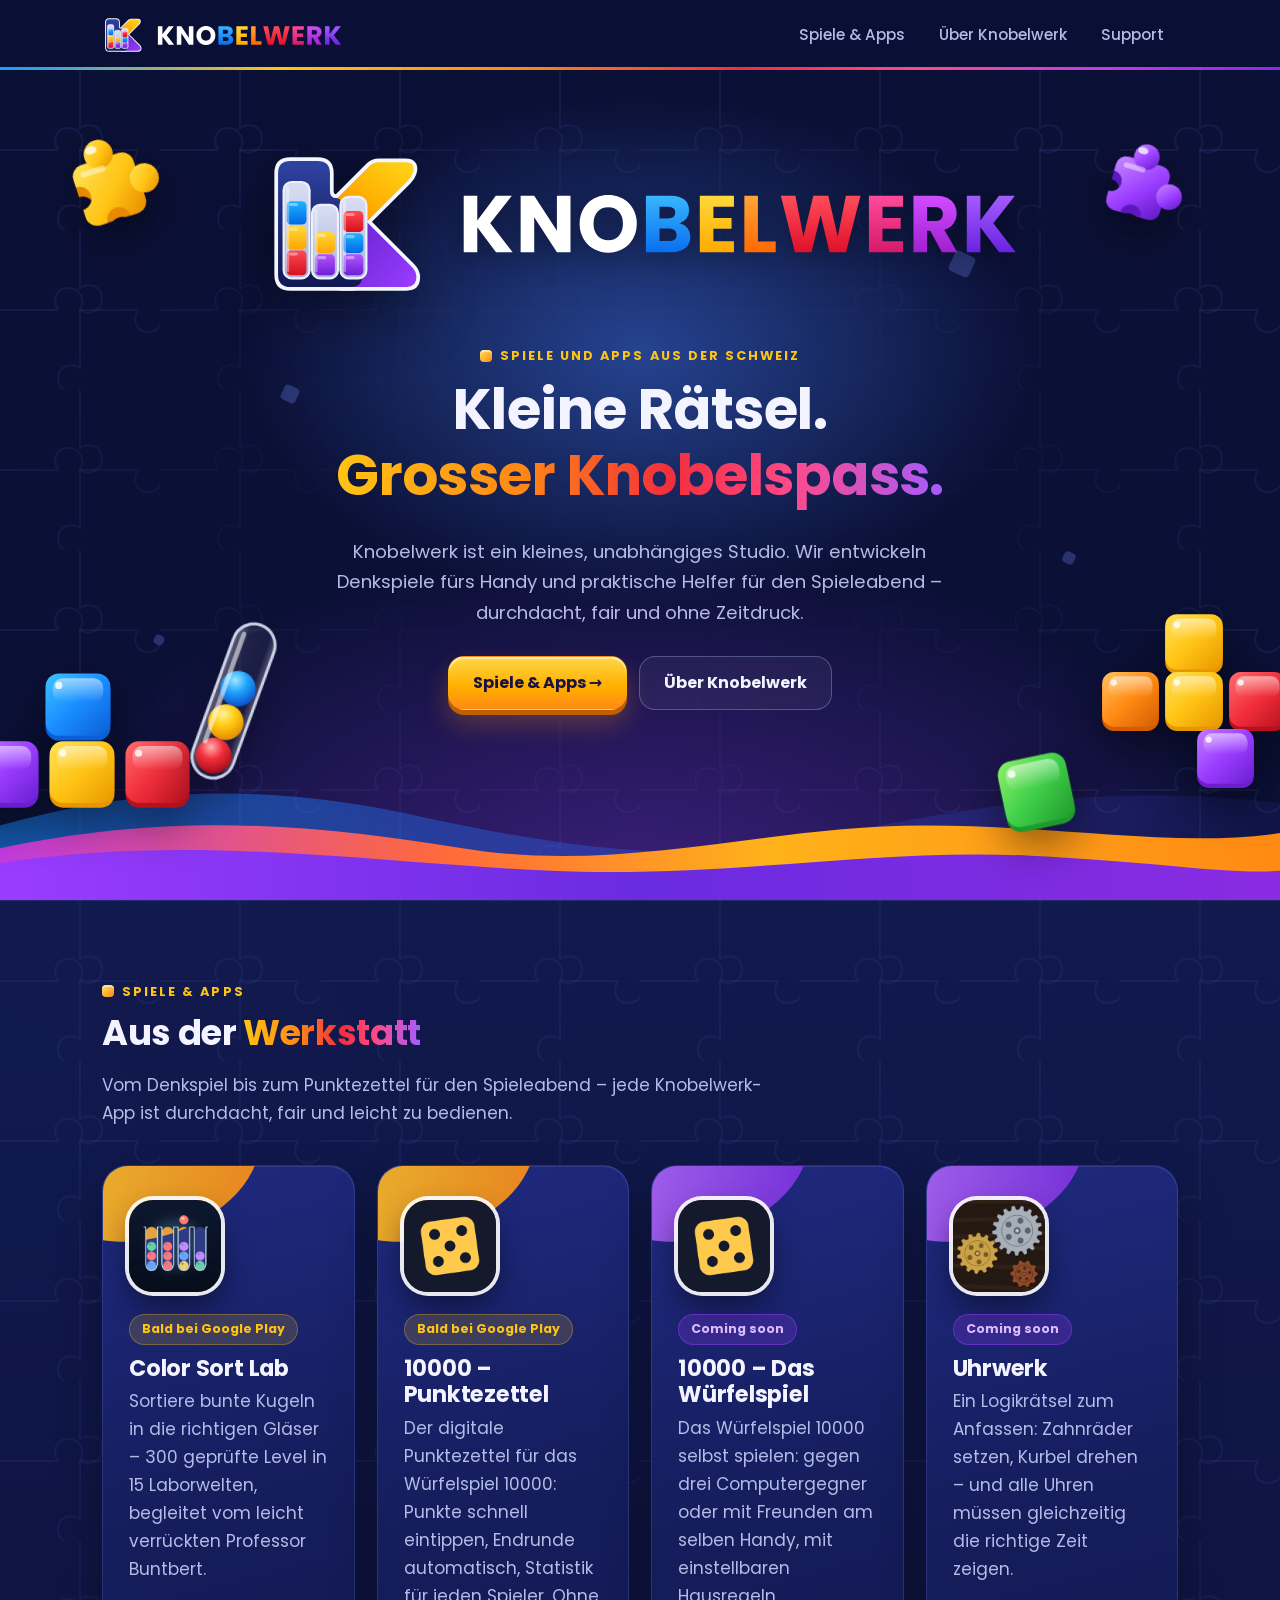
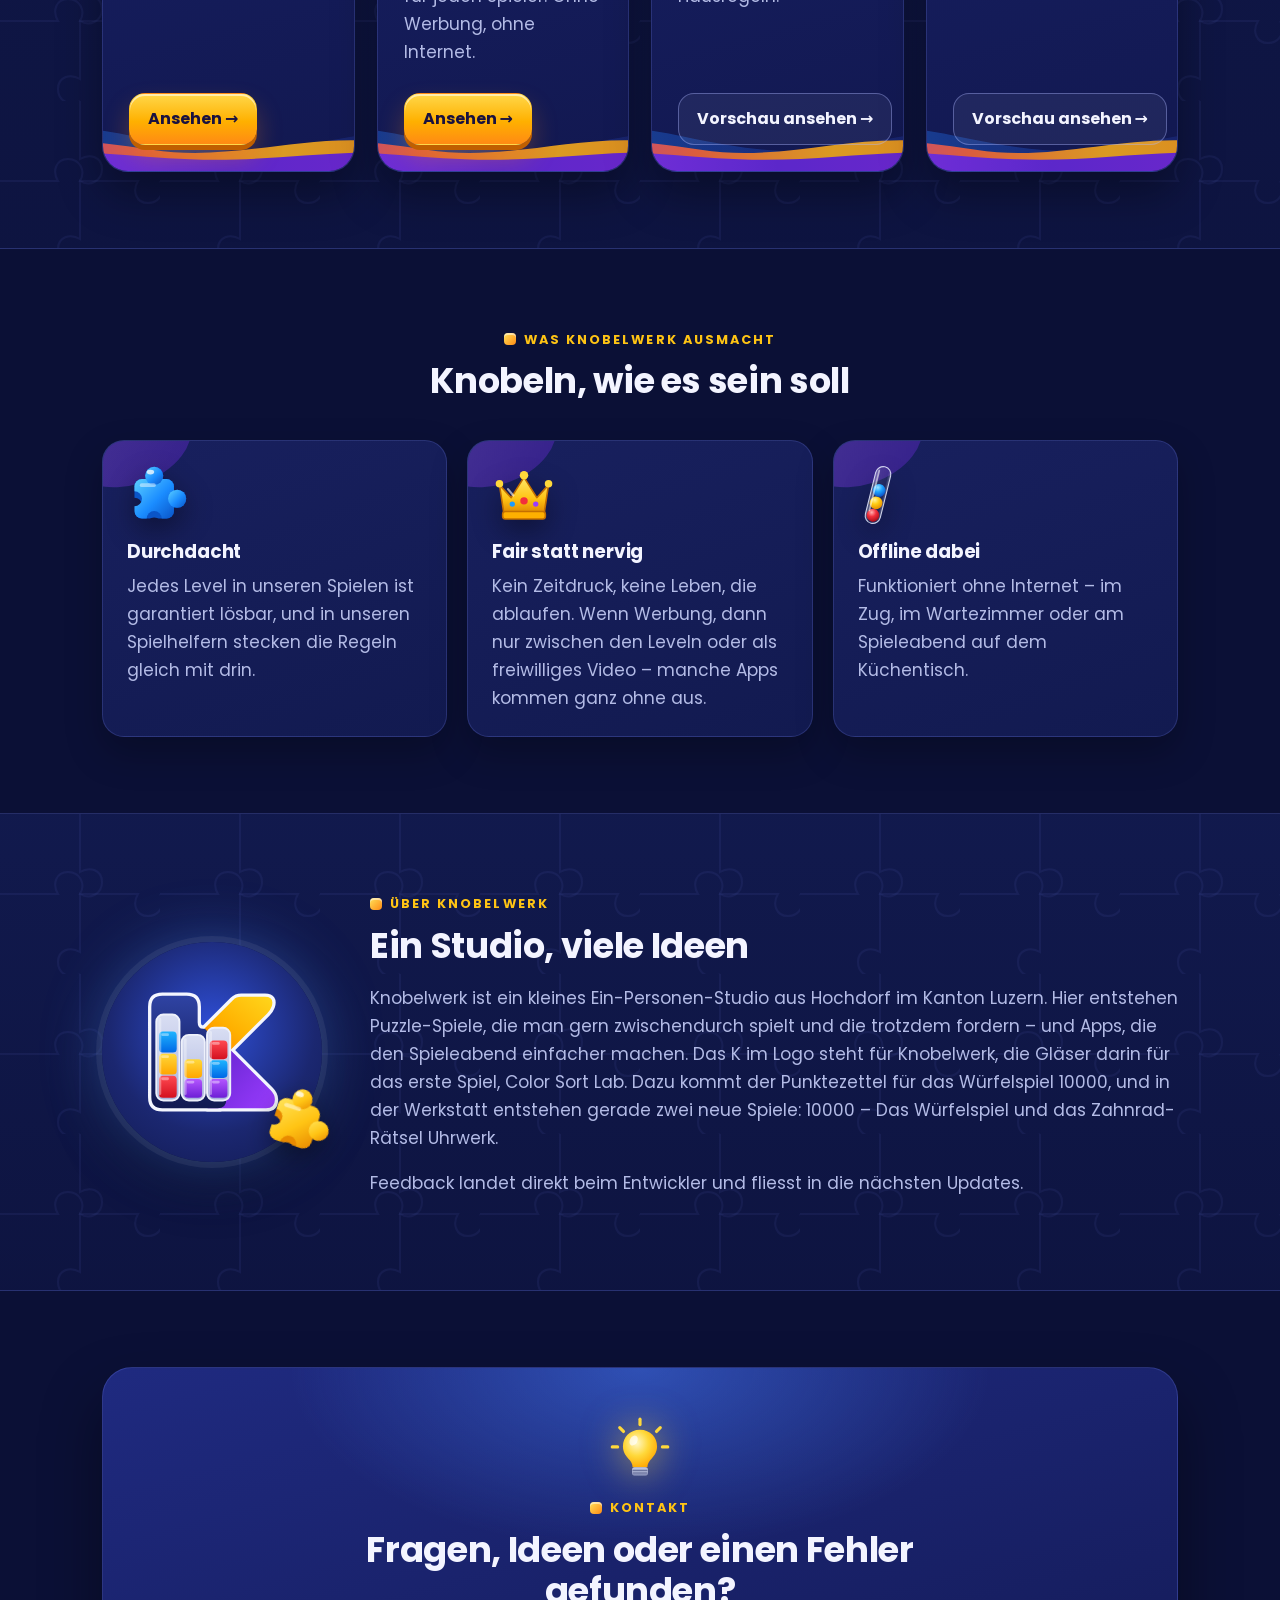
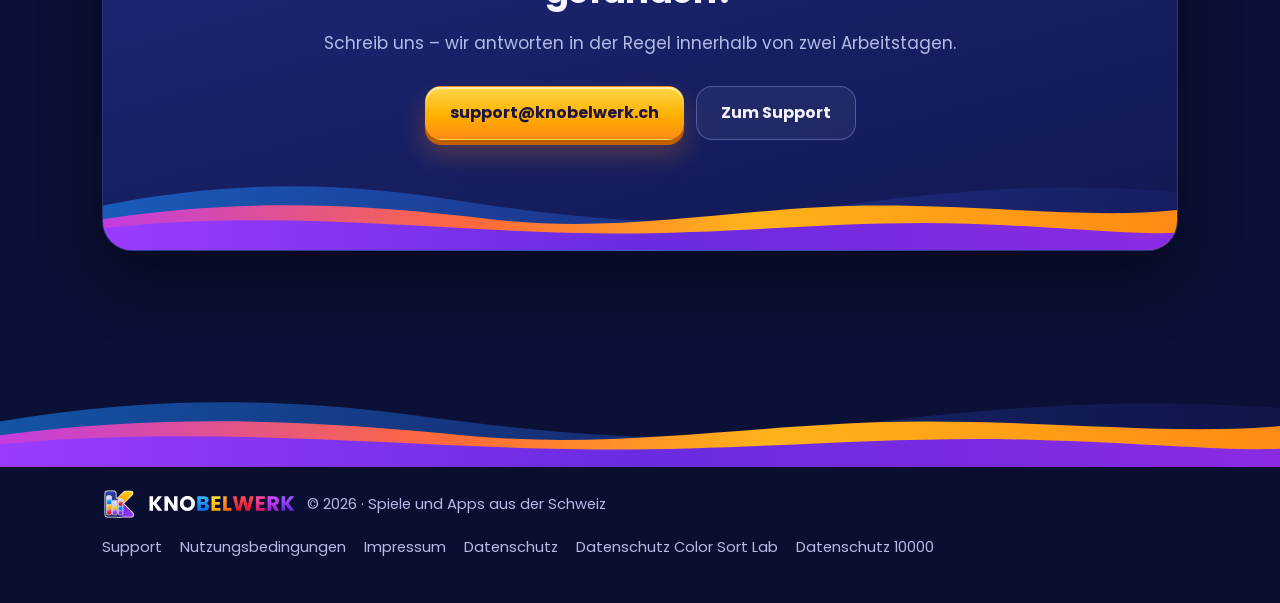
<file: index.html>
<!DOCTYPE html>
<html lang="de">
<head>
  <meta charset="utf-8">
  <meta name="viewport" content="width=device-width, initial-scale=1">
  <title>Knobelwerk – Spiele und Apps aus der Schweiz</title>
  <meta name="description" content="Knobelwerk ist ein kleines Studio aus der Schweiz: durchdachte Denkspiele fürs Handy und praktische Helfer für den Spieleabend – fair und ohne Zeitdruck.">
  <meta name="theme-color" content="#0b1036">
  <meta property="og:title" content="Knobelwerk – Spiele und Apps aus der Schweiz">
  <meta property="og:description" content="Knobelwerk ist ein kleines Studio aus der Schweiz: durchdachte Denkspiele fürs Handy und praktische Helfer für den Spieleabend – fair und ohne Zeitdruck.">
  <meta property="og:type" content="website">
  <meta property="og:site_name" content="Knobelwerk">
  <meta property="og:image" content="https://www.knobelwerk.ch/img/og-knobelwerk.png">
  <link rel="icon" href="/favicon.png" type="image/png">
  <link rel="apple-touch-icon" href="/apple-touch-icon.png">
  <link rel="preload" href="/fonts/poppins-bold.woff2" as="font" type="font/woff2" crossorigin>
  <link rel="stylesheet" href="/style.css">
</head>
<body>
  <header class="site-header">
    <div class="wrap">
      <a class="brand" href="/" aria-label="Knobelwerk – Startseite"><img class="brand-mark" src="/img/brand/knobelwerk-mark-kontur.svg" alt="" width="42" height="42"><img class="brand-word" src="/img/brand/knobelwerk-wordmark-hell.svg" alt="Knobelwerk" width="186" height="19"></a>
      <nav class="nav" aria-label="Hauptnavigation">
        <a href="/#spiele">Spiele & Apps</a>
        <a href="/#studio" class="hide-sm">Über Knobelwerk</a>
        <a href="/support.html">Support</a>
      </nav>
    </div>
  </header>
  <main>
    <section class="brand-hero">
      <div class="deco d-puzzle-l float slow" aria-hidden="true"><img src="/img/brand/puzzle-gelb.svg" alt="" width="120" height="120"></div>
      <div class="deco d-puzzle-r float" aria-hidden="true"><img src="/img/brand/puzzle-violett.svg" alt="" width="120" height="120"></div>
      <div class="deco d-stack" aria-hidden="true">
        <div class="row"><img src="/img/brand/block-blau.svg" alt="" width="120" height="120" style="margin-left:33%"></div>
        <div class="row"><img src="/img/brand/block-violett.svg" alt="" width="120" height="120"><img src="/img/brand/block-gelb.svg" alt="" width="120" height="120"><img src="/img/brand/block-rot.svg" alt="" width="120" height="120"></div>
      </div>
      <div class="deco d-tube float" aria-hidden="true"><img src="/img/brand/kugelglas.svg" alt="" width="140" height="300"></div>
      <div class="deco d-tetro" aria-hidden="true">
        <div class="row"><img src="/img/brand/block-gelb.svg" alt="" width="120" height="120"></div>
        <div class="row"><img src="/img/brand/block-orange.svg" alt="" width="120" height="120"><img src="/img/brand/block-gelb.svg" alt="" width="120" height="120"><img src="/img/brand/block-rot.svg" alt="" width="120" height="120"></div>
        <div class="row"><img src="/img/brand/block-violett.svg" alt="" width="120" height="120" style="margin-left:33%"></div>
      </div>
      <div class="deco d-cube float slow" aria-hidden="true"><img src="/img/brand/block-gruen.svg" alt="" width="120" height="120"></div>
      <span class="sparkle" style="left:22%;top:38%" aria-hidden="true"></span>
      <span class="sparkle" style="right:24%;top:22%;width:22px;height:22px" aria-hidden="true"></span>
      <span class="sparkle" style="left:12%;top:68%;width:10px;height:10px" aria-hidden="true"></span>
      <span class="sparkle" style="right:16%;top:58%;width:12px;height:12px" aria-hidden="true"></span>
      <div class="wrap">
        <div class="lockup">
          <img class="mark" src="/img/brand/knobelwerk-mark-kontur.svg" alt="" width="168" height="168">
          <img class="word" src="/img/brand/knobelwerk-wordmark-hell.svg" alt="Knobelwerk" width="560" height="57">
        </div>
        <span class="eyebrow">Spiele und Apps aus der Schweiz</span>
        <h1>Kleine Rätsel.<br><span class="rainbow">Grosser Knobelspass.</span></h1>
        <p class="lead">Knobelwerk ist ein kleines, unabhängiges Studio. Wir entwickeln Denkspiele fürs Handy und praktische Helfer für den Spieleabend – durchdacht, fair und ohne Zeitdruck.</p>
        <div class="btn-row">
          <a class="btn btn-primary" href="#spiele">Spiele &amp; Apps →</a>
          <a class="btn btn-ghost" href="#studio">Über Knobelwerk</a>
        </div>
      </div>
    </section>

    <section class="alt" id="spiele">
      <div class="wrap">
        <div class="section-head">
          <span class="eyebrow">Spiele &amp; Apps</span>
          <h2>Aus der <span class="rainbow">Werkstatt</span></h2>
          <p class="muted">Vom Denkspiel bis zum Punktezettel für den Spieleabend – jede Knobelwerk-App ist durchdacht, fair und leicht zu bedienen.</p>
        </div>
        <div class="game-grid">
          <article class="game-card">
            <img class="icon" src="/img/csl_icon.png" alt="App-Symbol von Color Sort Lab" width="92" height="92">
            <span class="tag">Bald bei Google Play</span>
            <h3>Color Sort Lab</h3>
            <p>Sortiere bunte Kugeln in die richtigen Gläser – 300 geprüfte Level in 15 Laborwelten, begleitet vom leicht verrückten Professor Buntbert.</p>
            <div class="btn-row"><a class="btn btn-primary" href="/color-sort-lab/">Ansehen →</a></div>
          </article>
          <article class="game-card">
            <img class="icon" src="/img/zt_icon.png" alt="App-Symbol von 10000 – Punktezettel" width="92" height="92">
            <span class="tag">Bald bei Google Play</span>
            <h3>10000 – Punktezettel</h3>
            <p>Der digitale Punktezettel für das Würfelspiel 10000: Punkte schnell eintippen, Endrunde automatisch, Statistik für jeden Spieler. Ohne Werbung, ohne Internet.</p>
            <div class="btn-row"><a class="btn btn-primary" href="/zehntausend/">Ansehen →</a></div>
          </article>
          <article class="game-card dev">
            <img class="icon" src="/img/wf_icon.png" alt="App-Symbol von 10000 – Das Würfelspiel" width="92" height="92">
            <span class="tag tag-dev">Coming soon</span>
            <h3>10000 – Das Würfelspiel</h3>
            <p>Das Würfelspiel 10000 selbst spielen: gegen drei Computergegner oder mit Freunden am selben Handy, mit einstellbaren Hausregeln.</p>
            <div class="btn-row"><a class="btn btn-primary" href="/wuerfelspiel/">Vorschau ansehen →</a></div>
          </article>
          <article class="game-card dev">
            <img class="icon" src="/img/uw_icon.png" alt="App-Symbol von Uhrwerk" width="92" height="92">
            <span class="tag tag-dev">Coming soon</span>
            <h3>Uhrwerk</h3>
            <p>Ein Logikrätsel zum Anfassen: Zahnräder setzen, Kurbel drehen – und alle Uhren müssen gleichzeitig die richtige Zeit zeigen.</p>
            <div class="btn-row"><a class="btn btn-primary" href="/uhrwerk/">Vorschau ansehen →</a></div>
          </article>
        </div>
      </div>
    </section>

    <section>
      <div class="wrap">
        <div class="section-head center">
          <span class="eyebrow">Was Knobelwerk ausmacht</span>
          <h2>Knobeln, wie es sein soll</h2>
        </div>
        <div class="grid-3">
          <div class="card"><img class="value-icon" src="/img/brand/puzzle-blau.svg" alt="" width="64" height="64"><h3>Durchdacht</h3><p>Jedes Level in unseren Spielen ist garantiert lösbar, und in unseren Spielhelfern stecken die Regeln gleich mit drin.</p></div>
          <div class="card"><img class="value-icon" src="/img/brand/krone.svg" alt="" width="64" height="64"><h3>Fair statt nervig</h3><p>Kein Zeitdruck, keine Leben, die ablaufen. Wenn Werbung, dann nur zwischen den Leveln oder als freiwilliges Video – manche Apps kommen ganz ohne aus.</p></div>
          <div class="card"><img class="value-icon" src="/img/brand/kugelglas.svg" alt="" width="64" height="64" style="width:40px"><h3>Offline dabei</h3><p>Funktioniert ohne Internet – im Zug, im Wartezimmer oder am Spieleabend auf dem Küchentisch.</p></div>
        </div>
      </div>
    </section>

    <section class="alt" id="studio">
      <div class="wrap studio">
        <div class="studio-badge"><img src="/img/brand/knobelwerk-mark-kontur.svg" alt="Bildmarke von Knobelwerk" width="150" height="150"></div>
        <div>
          <span class="eyebrow">Über Knobelwerk</span>
          <h2>Ein Studio, viele Ideen</h2>
          <p class="muted">Knobelwerk ist ein kleines Ein-Personen-Studio aus Hochdorf im Kanton Luzern. Hier entstehen Puzzle-Spiele, die man gern zwischendurch spielt und die trotzdem fordern – und Apps, die den Spieleabend einfacher machen. Das K im Logo steht für Knobelwerk, die Gläser darin für das erste Spiel, Color Sort Lab. Dazu kommt der Punktezettel für das Würfelspiel 10000, und in der Werkstatt entstehen gerade zwei neue Spiele: 10000 – Das Würfelspiel und das Zahnrad-Rätsel Uhrwerk.</p>
          <p class="muted">Feedback landet direkt beim Entwickler und fliesst in die nächsten Updates.</p>
        </div>
      </div>
    </section>

    <section id="kontakt">
      <div class="wrap">
        <div class="contact-tile">
          <img class="bulb" src="/img/brand/gluehbirne.svg" alt="" width="64" height="64">
          <div class="section-head center">
            <span class="eyebrow">Kontakt</span>
            <h2>Fragen, Ideen oder einen Fehler gefunden?</h2>
            <p class="muted">Schreib uns – wir antworten in der Regel innerhalb von zwei Arbeitstagen.</p>
            <div class="btn-row"><a class="btn btn-primary" href="mailto:support@knobelwerk.ch">support@knobelwerk.ch</a><a class="btn btn-ghost" href="/support.html">Zum Support</a></div>
          </div>
        </div>
      </div>
    </section>
  </main>
  <footer class="site-footer">
    <div class="wrap">
      <span class="foot-brand"><img src="/img/brand/knobelwerk-mark-kontur.svg" alt="" width="34" height="34"><img class="foot-word" src="/img/brand/knobelwerk-wordmark-hell.svg" alt="Knobelwerk" width="147" height="15"><span>© 2026 · Spiele und Apps aus der Schweiz</span></span>
      <nav aria-label="Rechtliches">
        <a href="/support.html">Support</a>
        <a href="/nutzungsbedingungen.html">Nutzungsbedingungen</a>
        <a href="/impressum.html">Impressum</a>
        <a href="/datenschutz.html">Datenschutz</a>
        <a href="/color-sort-lab/datenschutz.html">Datenschutz Color Sort Lab</a>
        <a href="/zehntausend/datenschutz.html">Datenschutz 10000</a>
      </nav>
    </div>
  </footer>
  <!-- Cloudflare Web Analytics --><script type='module' src='https://static.cloudflareinsights.com/beacon.min.js' data-cf-beacon='{"token": "4642e7c9e9e7427aa31e2b17c8c2f21d"}'></script><!-- End Cloudflare Web Analytics -->
</body>
</html>
</file>
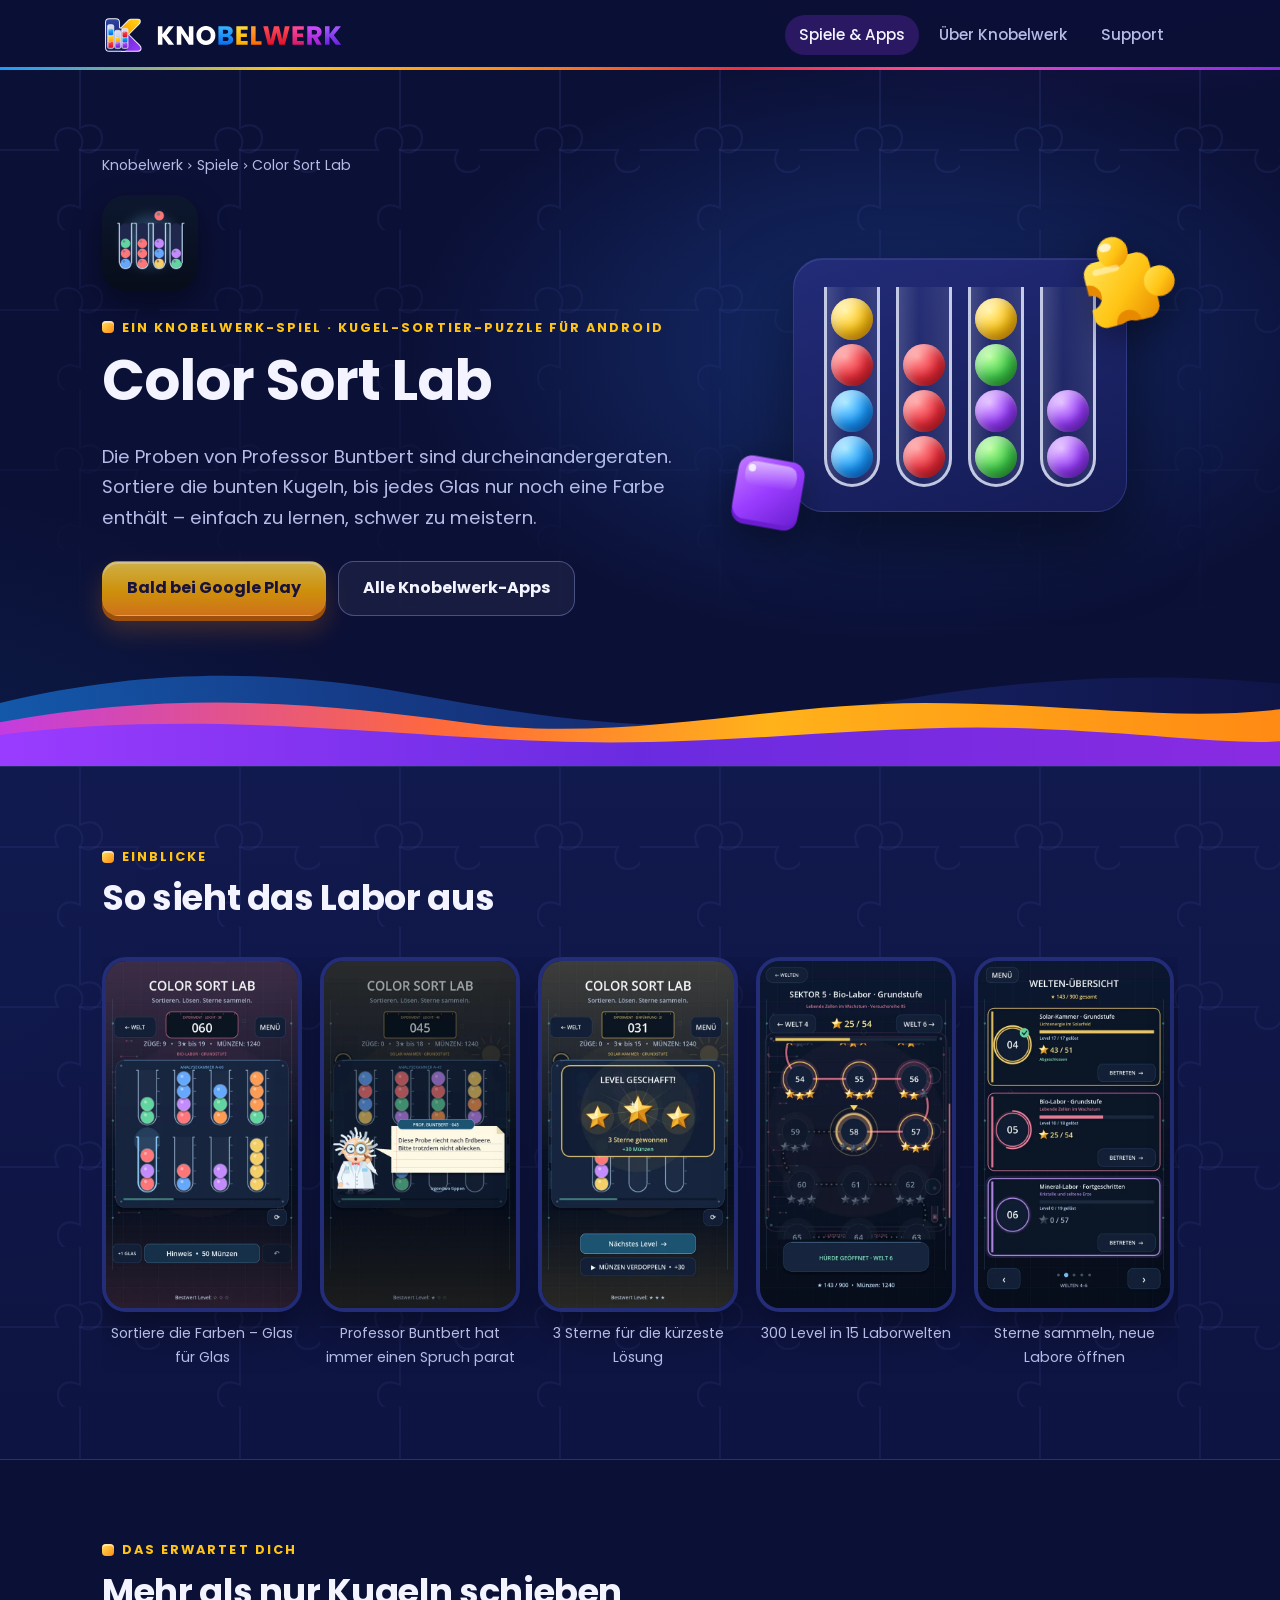
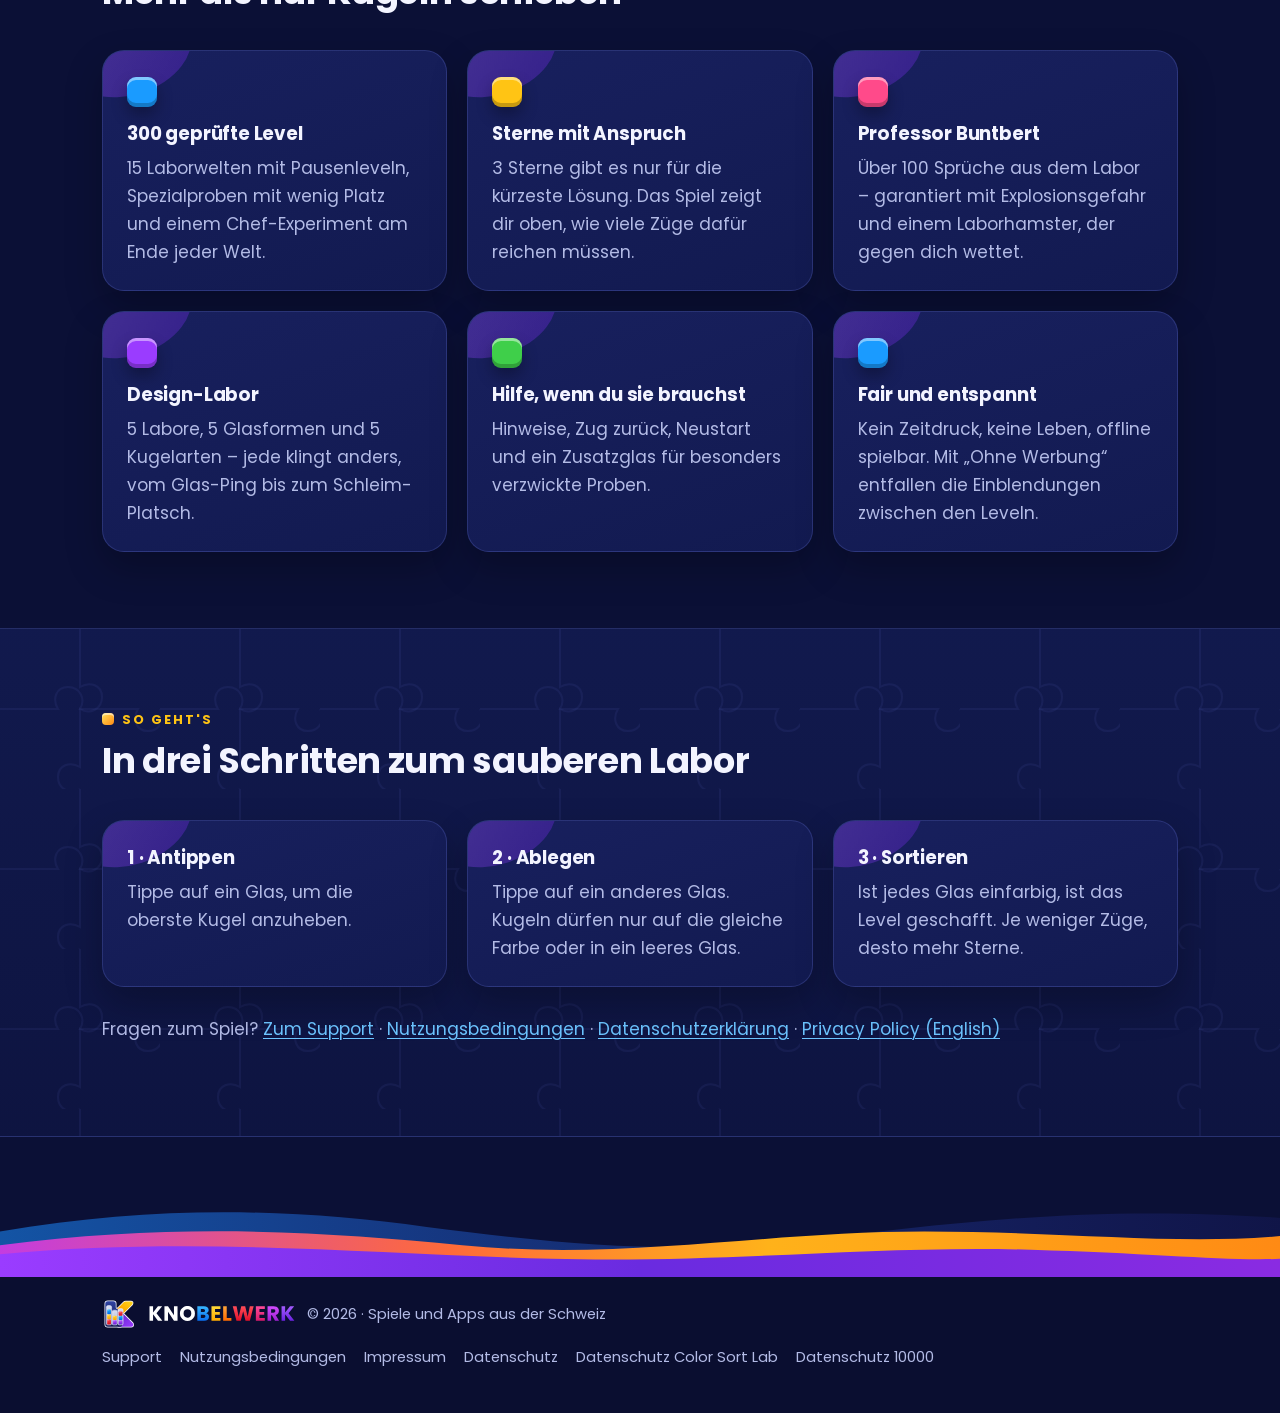
<file: color-sort-lab/index.html>
<!DOCTYPE html>
<html lang="de">
<head>
  <meta charset="utf-8">
  <meta name="viewport" content="width=device-width, initial-scale=1">
  <title>Color Sort Lab – Kugel-Sortier-Puzzle | Knobelwerk</title>
  <meta name="description" content="Color Sort Lab: Sortiere bunte Kugeln in 300 geprüften Leveln und 15 Laborwelten – mit Professor Buntbert. Ein Spiel von Knobelwerk, bald im Google Play Store.">
  <meta name="theme-color" content="#0b1036">
  <meta property="og:title" content="Color Sort Lab – Kugel-Sortier-Puzzle | Knobelwerk">
  <meta property="og:description" content="Color Sort Lab: Sortiere bunte Kugeln in 300 geprüften Leveln und 15 Laborwelten – mit Professor Buntbert. Ein Spiel von Knobelwerk, bald im Google Play Store.">
  <meta property="og:type" content="website">
  <meta property="og:site_name" content="Knobelwerk">
  <meta property="og:image" content="https://www.knobelwerk.ch/img/og-knobelwerk.png">
  <link rel="icon" href="/favicon.png" type="image/png">
  <link rel="apple-touch-icon" href="/apple-touch-icon.png">
  <link rel="preload" href="/fonts/poppins-bold.woff2" as="font" type="font/woff2" crossorigin>
  <link rel="stylesheet" href="/style.css">
</head>
<body>
  <header class="site-header">
    <div class="wrap">
      <a class="brand" href="/" aria-label="Knobelwerk – Startseite"><img class="brand-mark" src="/img/brand/knobelwerk-mark-kontur.svg" alt="" width="42" height="42"><img class="brand-word" src="/img/brand/knobelwerk-wordmark-hell.svg" alt="Knobelwerk" width="186" height="19"></a>
      <nav class="nav" aria-label="Hauptnavigation">
        <a href="/#spiele" aria-current="page">Spiele & Apps</a>
        <a href="/#studio" class="hide-sm">Über Knobelwerk</a>
        <a href="/support.html">Support</a>
      </nav>
    </div>
  </header>
  <main>
    <section class="hero">
      <div class="wrap">
        <div>
          <nav class="crumbs" aria-label="Brotkrümel"><a href="/">Knobelwerk</a> › <a href="/#spiele">Spiele</a> › Color Sort Lab</nav>
          <img src="/img/csl_icon.png" alt="App-Symbol von Color Sort Lab" width="96" height="96" style="border-radius:24px;margin-bottom:22px;box-shadow:0 12px 30px rgba(0,0,0,.4)">
          <span class="eyebrow">Ein Knobelwerk-Spiel · Kugel-Sortier-Puzzle für Android</span>
          <h1>Color Sort Lab</h1>
          <p class="lead">Die Proben von Professor Buntbert sind durcheinandergeraten. Sortiere die bunten Kugeln, bis jedes Glas nur noch eine Farbe enthält – einfach zu lernen, schwer zu meistern.</p>
          <div class="btn-row">
            <a class="btn btn-primary" aria-disabled="true">Bald bei Google Play</a>
            <a class="btn btn-ghost" href="/#spiele">Alle Knobelwerk-Apps</a>
          </div>
        </div>
        <div class="hero-art">
          <div class="tubes" aria-hidden="true">
            <div class="tube"><span class="ball b"></span><span class="ball b"></span><span class="ball r"></span><span class="ball y"></span></div>
            <div class="tube"><span class="ball r"></span><span class="ball r"></span><span class="ball r"></span></div>
            <div class="tube"><span class="ball g"></span><span class="ball v"></span><span class="ball g"></span><span class="ball y float"></span></div>
            <div class="tube"><span class="ball v"></span><span class="ball v"></span></div>
          </div>
        </div>
      </div>
    </section>

    <section class="alt">
      <div class="wrap">
        <div class="section-head">
          <span class="eyebrow">Einblicke</span>
          <h2>So sieht das Labor aus</h2>
        </div>
        <div class="shots">
          <figure><img src="/img/csl_game_mid.webp" alt="Screenshot: Sortiere die Farben – Glas für Glas" width="540" height="960" loading="lazy"><figcaption>Sortiere die Farben – Glas für Glas</figcaption></figure>
          <figure><img src="/img/csl_game_prof.webp" alt="Screenshot: Professor Buntbert hat immer einen Spruch parat" width="540" height="960" loading="lazy"><figcaption>Professor Buntbert hat immer einen Spruch parat</figcaption></figure>
          <figure><img src="/img/csl_reward.webp" alt="Screenshot: 3 Sterne für die kürzeste Lösung" width="540" height="960" loading="lazy"><figcaption>3 Sterne für die kürzeste Lösung</figcaption></figure>
          <figure><img src="/img/csl_map.webp" alt="Screenshot: 300 Level in 15 Laborwelten" width="540" height="960" loading="lazy"><figcaption>300 Level in 15 Laborwelten</figcaption></figure>
          <figure><img src="/img/csl_worlds.webp" alt="Screenshot: Sterne sammeln, neue Labore öffnen" width="540" height="960" loading="lazy"><figcaption>Sterne sammeln, neue Labore öffnen</figcaption></figure>
          <figure><img src="/img/csl_design.webp" alt="Screenshot: Gläser, Kugeln und Klänge im Design-Labor" width="540" height="960" loading="lazy"><figcaption>Gläser, Kugeln und Klänge im Design-Labor</figcaption></figure>
        </div>
      </div>
    </section>

    <section>
      <div class="wrap">
        <div class="section-head">
          <span class="eyebrow">Das erwartet dich</span>
          <h2>Mehr als nur Kugeln schieben</h2>
        </div>
        <div class="grid-3">
          <div class="card"><div class="dot" style="background:var(--blue)"></div><h3>300 geprüfte Level</h3><p>15 Laborwelten mit Pausenleveln, Spezialproben mit wenig Platz und einem Chef-Experiment am Ende jeder Welt.</p></div>
          <div class="card"><div class="dot" style="background:var(--gold)"></div><h3>Sterne mit Anspruch</h3><p>3 Sterne gibt es nur für die kürzeste Lösung. Das Spiel zeigt dir oben, wie viele Züge dafür reichen müssen.</p></div>
          <div class="card"><div class="dot" style="background:var(--pink)"></div><h3>Professor Buntbert</h3><p>Über 100 Sprüche aus dem Labor – garantiert mit Explosionsgefahr und einem Laborhamster, der gegen dich wettet.</p></div>
          <div class="card"><div class="dot" style="background:var(--violet)"></div><h3>Design-Labor</h3><p>5 Labore, 5 Glasformen und 5 Kugelarten – jede klingt anders, vom Glas-Ping bis zum Schleim-Platsch.</p></div>
          <div class="card"><div class="dot" style="background:var(--green)"></div><h3>Hilfe, wenn du sie brauchst</h3><p>Hinweise, Zug zurück, Neustart und ein Zusatzglas für besonders verzwickte Proben.</p></div>
          <div class="card"><div class="dot" style="background:var(--blue)"></div><h3>Fair und entspannt</h3><p>Kein Zeitdruck, keine Leben, offline spielbar. Mit „Ohne Werbung“ entfallen die Einblendungen zwischen den Leveln.</p></div>
        </div>
      </div>
    </section>

    <section class="alt">
      <div class="wrap">
        <div class="section-head">
          <span class="eyebrow">So geht's</span>
          <h2>In drei Schritten zum sauberen Labor</h2>
        </div>
        <div class="grid-3">
          <div class="card"><h3>1 · Antippen</h3><p>Tippe auf ein Glas, um die oberste Kugel anzuheben.</p></div>
          <div class="card"><h3>2 · Ablegen</h3><p>Tippe auf ein anderes Glas. Kugeln dürfen nur auf die gleiche Farbe oder in ein leeres Glas.</p></div>
          <div class="card"><h3>3 · Sortieren</h3><p>Ist jedes Glas einfarbig, ist das Level geschafft. Je weniger Züge, desto mehr Sterne.</p></div>
        </div>
        <p class="muted" style="margin-top:28px">Fragen zum Spiel? <a href="/support.html">Zum Support</a> · <a href="/nutzungsbedingungen.html">Nutzungsbedingungen</a> · <a href="/color-sort-lab/datenschutz.html">Datenschutzerklärung</a> · <a href="/color-sort-lab/privacy.html">Privacy Policy (English)</a></p>
      </div>
    </section>
  </main>
  <footer class="site-footer">
    <div class="wrap">
      <span class="foot-brand"><img src="/img/brand/knobelwerk-mark-kontur.svg" alt="" width="34" height="34"><img class="foot-word" src="/img/brand/knobelwerk-wordmark-hell.svg" alt="Knobelwerk" width="147" height="15"><span>© 2026 · Spiele und Apps aus der Schweiz</span></span>
      <nav aria-label="Rechtliches">
        <a href="/support.html">Support</a>
        <a href="/nutzungsbedingungen.html">Nutzungsbedingungen</a>
        <a href="/impressum.html">Impressum</a>
        <a href="/datenschutz.html">Datenschutz</a>
        <a href="/color-sort-lab/datenschutz.html">Datenschutz Color Sort Lab</a>
        <a href="/zehntausend/datenschutz.html">Datenschutz 10000</a>
      </nav>
    </div>
  </footer>
  <!-- Cloudflare Web Analytics --><script type='module' src='https://static.cloudflareinsights.com/beacon.min.js' data-cf-beacon='{"token": "4642e7c9e9e7427aa31e2b17c8c2f21d"}'></script><!-- End Cloudflare Web Analytics -->
</body>
</html>
</file>
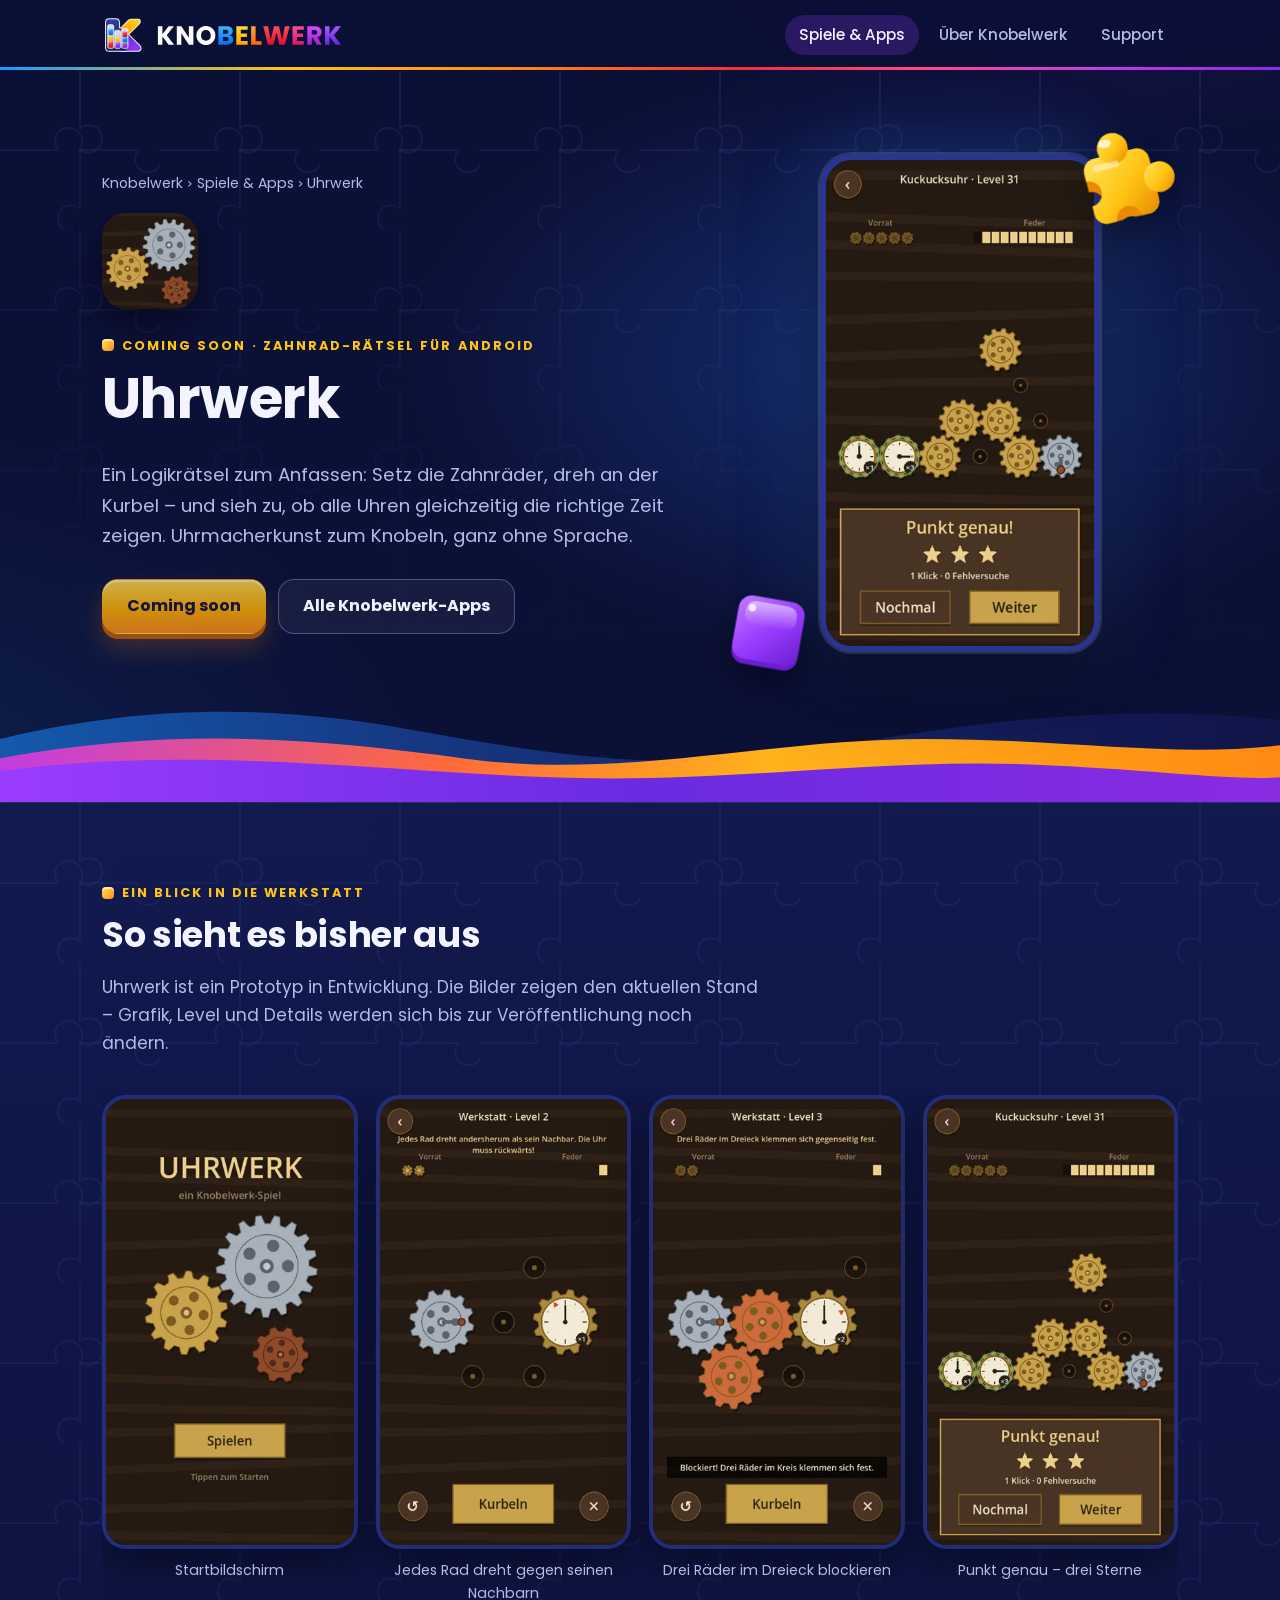
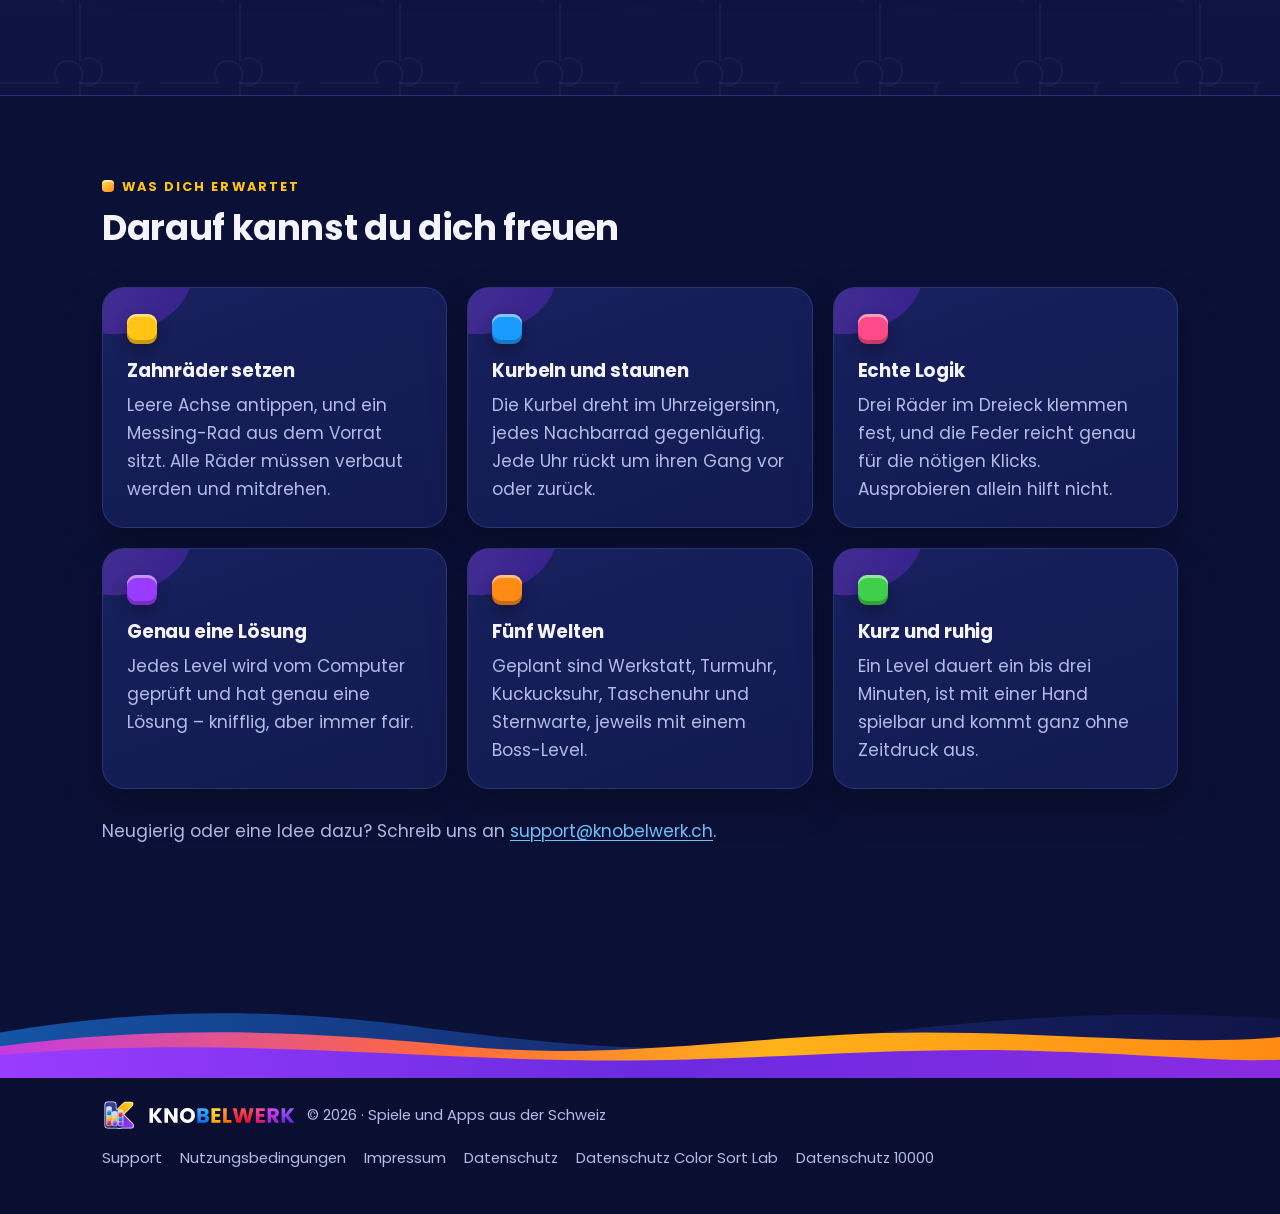
<file: uhrwerk/index.html>
<!DOCTYPE html>
<html lang="de">
<head>
  <meta charset="utf-8">
  <meta name="viewport" content="width=device-width, initial-scale=1">
  <title>Uhrwerk – das Zahnrad-Rätsel (bald) | Knobelwerk</title>
  <meta name="description" content="Uhrwerk von Knobelwerk: ein Logikrätsel mit Zahnrädern. Zahnräder setzen, Kurbel drehen und alle Uhren auf die richtige Zeit bringen. Bald für Android.">
  <meta name="theme-color" content="#0b1036">
  <meta property="og:title" content="Uhrwerk – das Zahnrad-Rätsel (bald) | Knobelwerk">
  <meta property="og:description" content="Uhrwerk von Knobelwerk: ein Logikrätsel mit Zahnrädern. Zahnräder setzen, Kurbel drehen und alle Uhren auf die richtige Zeit bringen. Bald für Android.">
  <meta property="og:type" content="website">
  <meta property="og:site_name" content="Knobelwerk">
  <meta property="og:image" content="https://www.knobelwerk.ch/img/og-knobelwerk.png">
  <link rel="icon" href="/favicon.png" type="image/png">
  <link rel="apple-touch-icon" href="/apple-touch-icon.png">
  <link rel="preload" href="/fonts/poppins-bold.woff2" as="font" type="font/woff2" crossorigin>
  <link rel="stylesheet" href="/style.css">
</head>
<body>
  <header class="site-header">
    <div class="wrap">
      <a class="brand" href="/" aria-label="Knobelwerk – Startseite"><img class="brand-mark" src="/img/brand/knobelwerk-mark-kontur.svg" alt="" width="42" height="42"><img class="brand-word" src="/img/brand/knobelwerk-wordmark-hell.svg" alt="Knobelwerk" width="186" height="19"></a>
      <nav class="nav" aria-label="Hauptnavigation">
        <a href="/#spiele" aria-current="page">Spiele & Apps</a>
        <a href="/#studio" class="hide-sm">Über Knobelwerk</a>
        <a href="/support.html">Support</a>
      </nav>
    </div>
  </header>
  <main>
    <section class="hero">
      <div class="wrap">
        <div>
          <nav class="crumbs" aria-label="Brotkrümel"><a href="/">Knobelwerk</a> › <a href="/#spiele">Spiele &amp; Apps</a> › Uhrwerk</nav>
          <img src="/img/uw_icon.png" alt="App-Symbol von Uhrwerk" width="96" height="96" style="border-radius:24px;margin-bottom:22px;box-shadow:0 12px 30px rgba(0,0,0,.4)">
          <span class="eyebrow">Coming soon · Zahnrad-Rätsel für Android</span>
          <h1>Uhrwerk</h1>
          <p class="lead">Ein Logikrätsel zum Anfassen: Setz die Zahnräder, dreh an der Kurbel – und sieh zu, ob alle Uhren gleichzeitig die richtige Zeit zeigen. Uhrmacherkunst zum Knobeln, ganz ohne Sprache.</p>
          <div class="btn-row">
            <a class="btn btn-primary" aria-disabled="true">Coming soon</a>
            <a class="btn btn-ghost" href="/#spiele">Alle Knobelwerk-Apps</a>
          </div>
        </div>
        <div class="hero-art">
          <img class="phone-shot" src="/img/uw_level31.webp" alt="Vorschau: ein Level in der Welt Kuckucksuhr" width="540" height="960">
        </div>
      </div>
    </section>

    <section class="alt">
      <div class="wrap">
        <div class="section-head">
          <span class="eyebrow">Ein Blick in die Werkstatt</span>
          <h2>So sieht es bisher aus</h2>
          <p class="muted">Uhrwerk ist ein Prototyp in Entwicklung. Die Bilder zeigen den aktuellen Stand – Grafik, Level und Details werden sich bis zur Veröffentlichung noch ändern.</p>
        </div>
        <div class="shots">
          <figure><img src="/img/uw_titel.webp" alt="Vorschau: Startbildschirm" width="540" height="960" loading="lazy"><figcaption>Startbildschirm</figcaption></figure>
          <figure><img src="/img/uw_level2.webp" alt="Vorschau: Jedes Rad dreht gegen seinen Nachbarn" width="540" height="960" loading="lazy"><figcaption>Jedes Rad dreht gegen seinen Nachbarn</figcaption></figure>
          <figure><img src="/img/uw_level3.webp" alt="Vorschau: Drei Räder im Dreieck blockieren" width="540" height="960" loading="lazy"><figcaption>Drei Räder im Dreieck blockieren</figcaption></figure>
          <figure><img src="/img/uw_level31.webp" alt="Vorschau: Punkt genau – drei Sterne" width="540" height="960" loading="lazy"><figcaption>Punkt genau – drei Sterne</figcaption></figure>
        </div>
      </div>
    </section>

    <section>
      <div class="wrap">
        <div class="section-head">
          <span class="eyebrow">Was dich erwartet</span>
          <h2>Darauf kannst du dich freuen</h2>
        </div>
        <div class="grid-3">
          <div class="card"><div class="dot" style="background:var(--gold)"></div><h3>Zahnräder setzen</h3><p>Leere Achse antippen, und ein Messing-Rad aus dem Vorrat sitzt. Alle Räder müssen verbaut werden und mitdrehen.</p></div>
          <div class="card"><div class="dot" style="background:var(--blue)"></div><h3>Kurbeln und staunen</h3><p>Die Kurbel dreht im Uhrzeigersinn, jedes Nachbarrad gegenläufig. Jede Uhr rückt um ihren Gang vor oder zurück.</p></div>
          <div class="card"><div class="dot" style="background:var(--pink)"></div><h3>Echte Logik</h3><p>Drei Räder im Dreieck klemmen fest, und die Feder reicht genau für die nötigen Klicks. Ausprobieren allein hilft nicht.</p></div>
          <div class="card"><div class="dot" style="background:var(--violet)"></div><h3>Genau eine Lösung</h3><p>Jedes Level wird vom Computer geprüft und hat genau eine Lösung – knifflig, aber immer fair.</p></div>
          <div class="card"><div class="dot" style="background:var(--orange)"></div><h3>Fünf Welten</h3><p>Geplant sind Werkstatt, Turmuhr, Kuckucksuhr, Taschenuhr und Sternwarte, jeweils mit einem Boss-Level.</p></div>
          <div class="card"><div class="dot" style="background:var(--green)"></div><h3>Kurz und ruhig</h3><p>Ein Level dauert ein bis drei Minuten, ist mit einer Hand spielbar und kommt ganz ohne Zeitdruck aus.</p></div>
        </div>
        <p class="muted" style="margin-top:28px">Neugierig oder eine Idee dazu? Schreib uns an <a href="mailto:support@knobelwerk.ch">support@knobelwerk.ch</a>.</p>
      </div>
    </section>
  </main>
  <footer class="site-footer">
    <div class="wrap">
      <span class="foot-brand"><img src="/img/brand/knobelwerk-mark-kontur.svg" alt="" width="34" height="34"><img class="foot-word" src="/img/brand/knobelwerk-wordmark-hell.svg" alt="Knobelwerk" width="147" height="15"><span>© 2026 · Spiele und Apps aus der Schweiz</span></span>
      <nav aria-label="Rechtliches">
        <a href="/support.html">Support</a>
        <a href="/nutzungsbedingungen.html">Nutzungsbedingungen</a>
        <a href="/impressum.html">Impressum</a>
        <a href="/datenschutz.html">Datenschutz</a>
        <a href="/color-sort-lab/datenschutz.html">Datenschutz Color Sort Lab</a>
        <a href="/zehntausend/datenschutz.html">Datenschutz 10000</a>
      </nav>
    </div>
  </footer>
  <!-- Cloudflare Web Analytics --><script type='module' src='https://static.cloudflareinsights.com/beacon.min.js' data-cf-beacon='{"token": "4642e7c9e9e7427aa31e2b17c8c2f21d"}'></script><!-- End Cloudflare Web Analytics -->
</body>
</html>
</file>
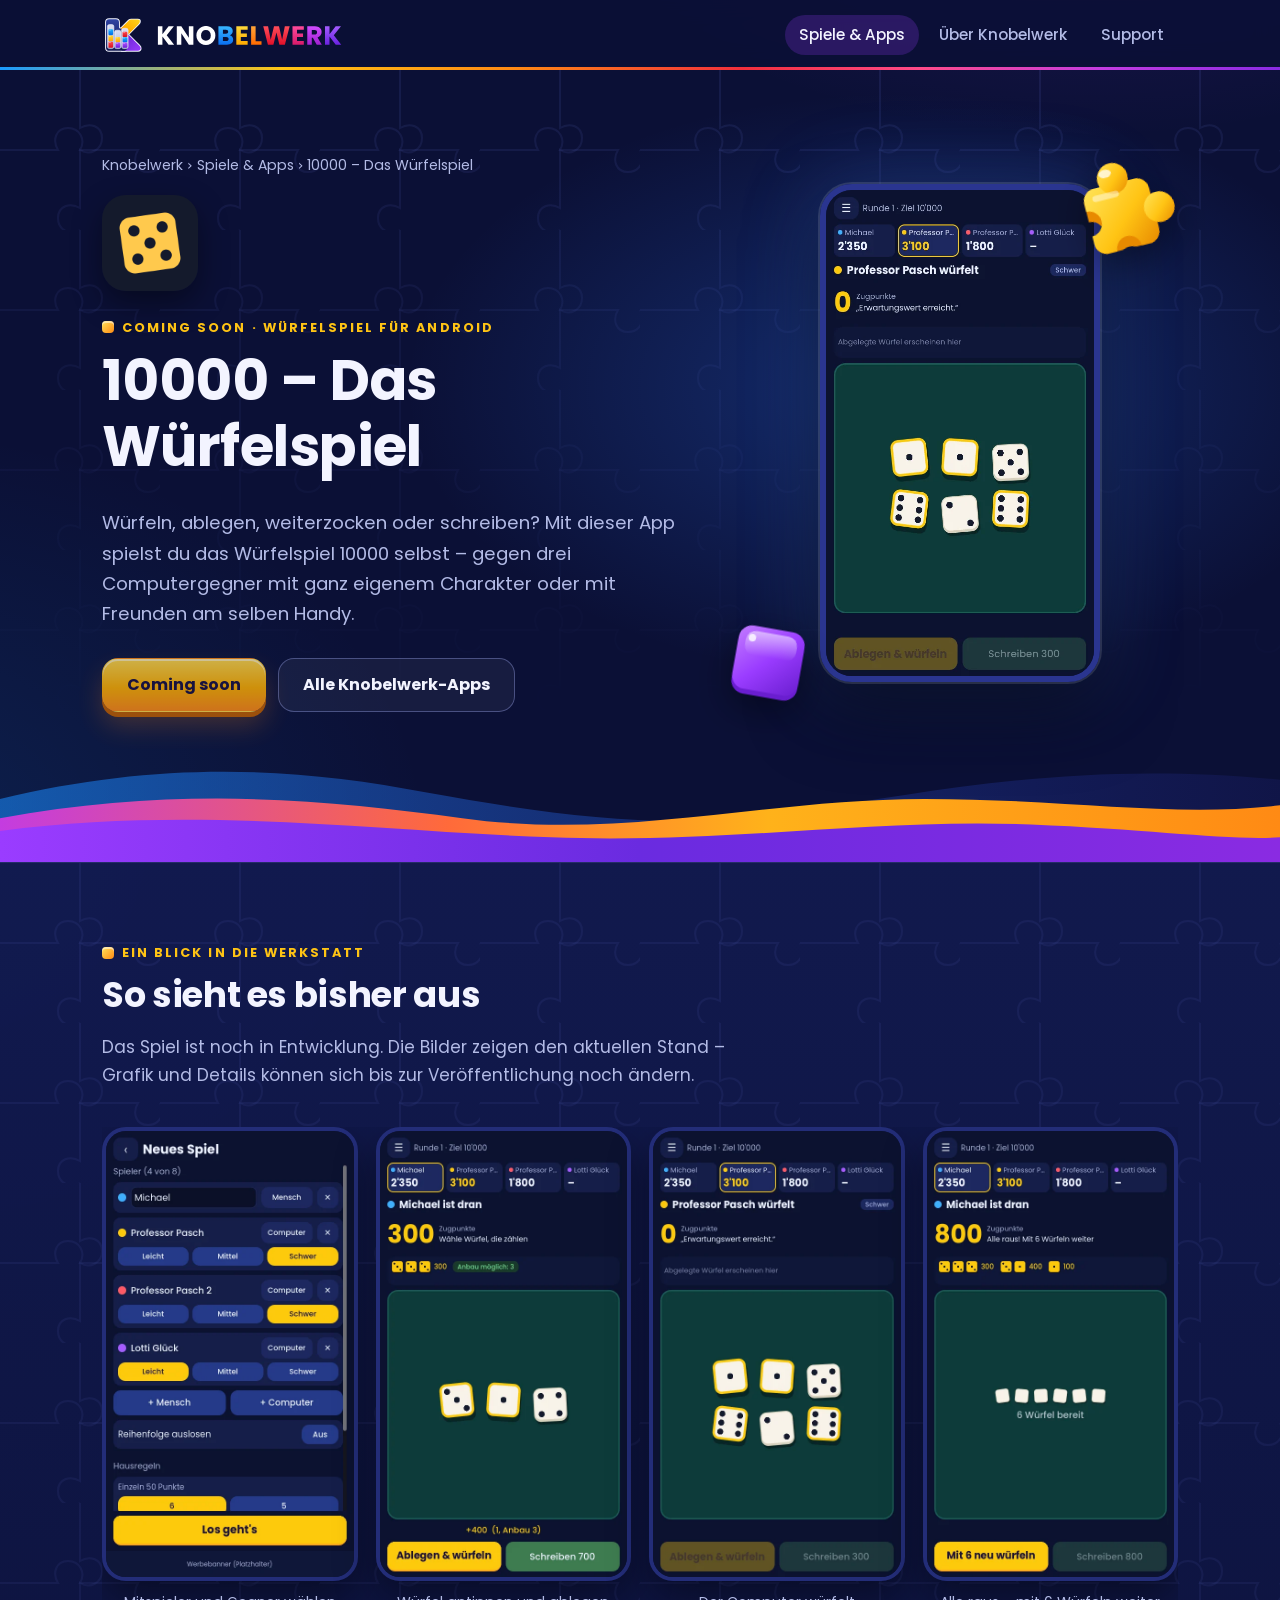
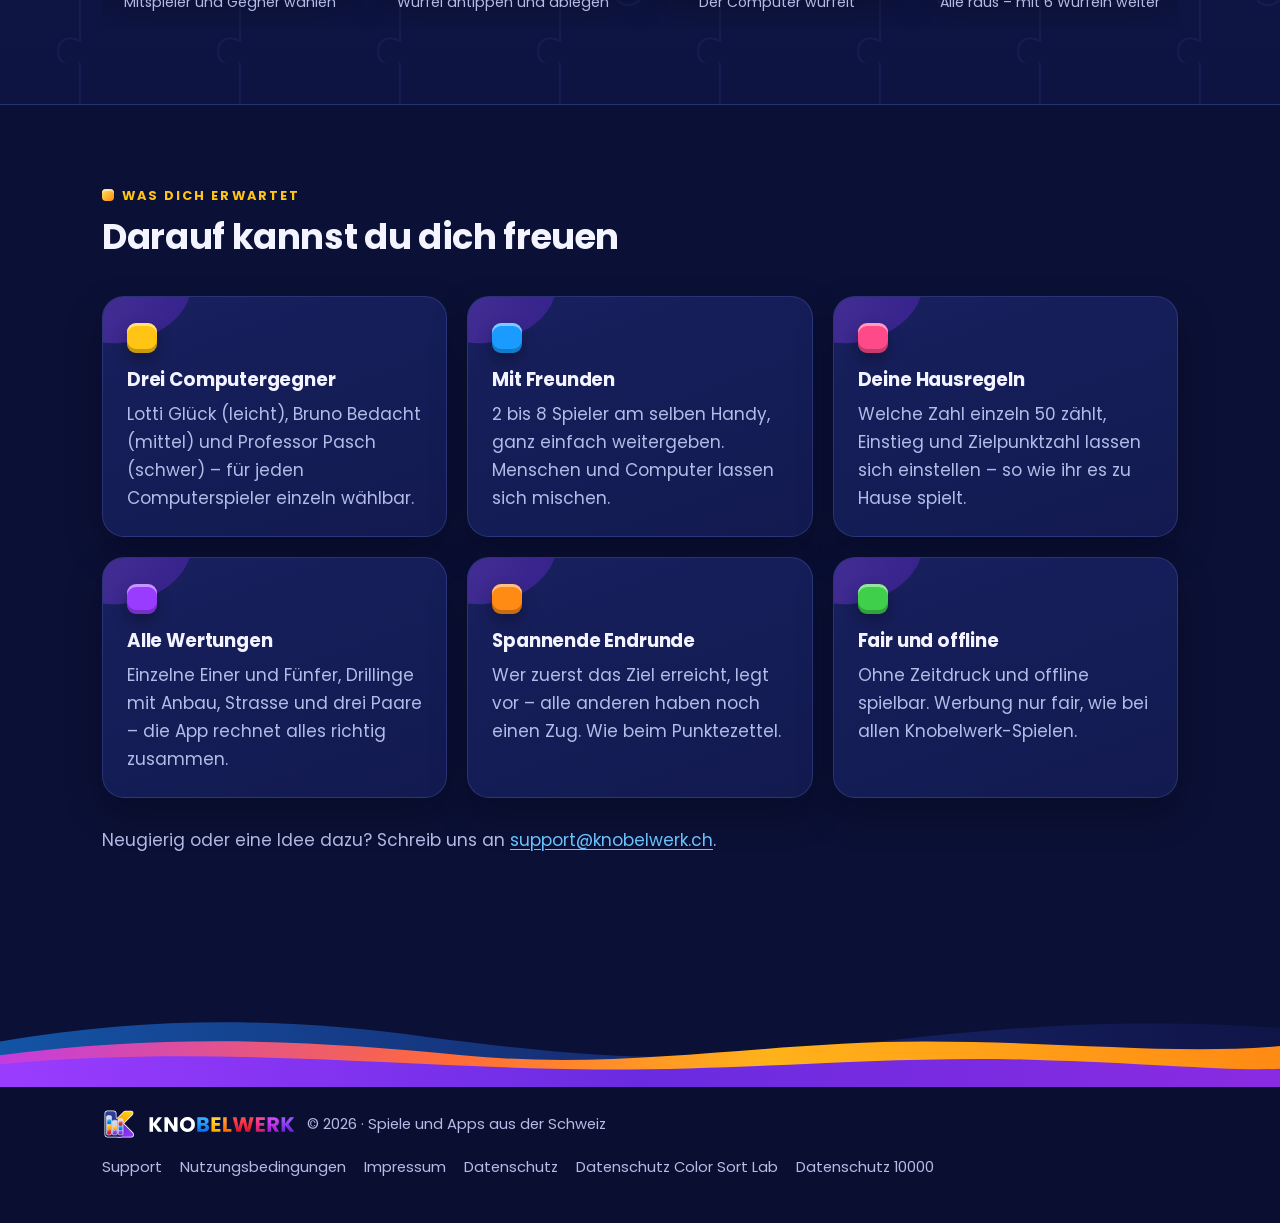
<file: wuerfelspiel/index.html>
<!DOCTYPE html>
<html lang="de">
<head>
  <meta charset="utf-8">
  <meta name="viewport" content="width=device-width, initial-scale=1">
  <title>10000 – Das Würfelspiel (bald) | Knobelwerk</title>
  <meta name="description" content="10000 – Das Würfelspiel von Knobelwerk: das Würfelspiel 10000 gegen den Computer oder mit Freunden am selben Handy. Bald für Android.">
  <meta name="theme-color" content="#0b1036">
  <meta property="og:title" content="10000 – Das Würfelspiel (bald) | Knobelwerk">
  <meta property="og:description" content="10000 – Das Würfelspiel von Knobelwerk: das Würfelspiel 10000 gegen den Computer oder mit Freunden am selben Handy. Bald für Android.">
  <meta property="og:type" content="website">
  <meta property="og:site_name" content="Knobelwerk">
  <meta property="og:image" content="https://www.knobelwerk.ch/img/og-knobelwerk.png">
  <link rel="icon" href="/favicon.png" type="image/png">
  <link rel="apple-touch-icon" href="/apple-touch-icon.png">
  <link rel="preload" href="/fonts/poppins-bold.woff2" as="font" type="font/woff2" crossorigin>
  <link rel="stylesheet" href="/style.css">
</head>
<body>
  <header class="site-header">
    <div class="wrap">
      <a class="brand" href="/" aria-label="Knobelwerk – Startseite"><img class="brand-mark" src="/img/brand/knobelwerk-mark-kontur.svg" alt="" width="42" height="42"><img class="brand-word" src="/img/brand/knobelwerk-wordmark-hell.svg" alt="Knobelwerk" width="186" height="19"></a>
      <nav class="nav" aria-label="Hauptnavigation">
        <a href="/#spiele" aria-current="page">Spiele & Apps</a>
        <a href="/#studio" class="hide-sm">Über Knobelwerk</a>
        <a href="/support.html">Support</a>
      </nav>
    </div>
  </header>
  <main>
    <section class="hero">
      <div class="wrap">
        <div>
          <nav class="crumbs" aria-label="Brotkrümel"><a href="/">Knobelwerk</a> › <a href="/#spiele">Spiele &amp; Apps</a> › 10000 – Das Würfelspiel</nav>
          <img src="/img/wf_icon.png" alt="App-Symbol von 10000 – Das Würfelspiel" width="96" height="96" style="border-radius:24px;margin-bottom:22px;box-shadow:0 12px 30px rgba(0,0,0,.4)">
          <span class="eyebrow">Coming soon · Würfelspiel für Android</span>
          <h1>10000 – Das Würfelspiel</h1>
          <p class="lead">Würfeln, ablegen, weiterzocken oder schreiben? Mit dieser App spielst du das Würfelspiel 10000 selbst – gegen drei Computergegner mit ganz eigenem Charakter oder mit Freunden am selben Handy.</p>
          <div class="btn-row">
            <a class="btn btn-primary" aria-disabled="true">Coming soon</a>
            <a class="btn btn-ghost" href="/#spiele">Alle Knobelwerk-Apps</a>
          </div>
        </div>
        <div class="hero-art">
          <img class="phone-shot" src="/img/wf_computer.webp" alt="Vorschau: Der Computergegner Professor Pasch ist am Zug" width="540" height="960">
        </div>
      </div>
    </section>

    <section class="alt">
      <div class="wrap">
        <div class="section-head">
          <span class="eyebrow">Ein Blick in die Werkstatt</span>
          <h2>So sieht es bisher aus</h2>
          <p class="muted">Das Spiel ist noch in Entwicklung. Die Bilder zeigen den aktuellen Stand – Grafik und Details können sich bis zur Veröffentlichung noch ändern.</p>
        </div>
        <div class="shots">
          <figure><img src="/img/wf_neues_spiel.webp" alt="Vorschau: Mitspieler und Gegner wählen" width="540" height="960" loading="lazy"><figcaption>Mitspieler und Gegner wählen</figcaption></figure>
          <figure><img src="/img/wf_spieltisch.webp" alt="Vorschau: Würfel antippen und ablegen" width="540" height="960" loading="lazy"><figcaption>Würfel antippen und ablegen</figcaption></figure>
          <figure><img src="/img/wf_computer.webp" alt="Vorschau: Der Computer würfelt" width="540" height="960" loading="lazy"><figcaption>Der Computer würfelt</figcaption></figure>
          <figure><img src="/img/wf_alle_raus.webp" alt="Vorschau: Alle raus – mit 6 Würfeln weiter" width="540" height="960" loading="lazy"><figcaption>Alle raus – mit 6 Würfeln weiter</figcaption></figure>
        </div>
      </div>
    </section>

    <section>
      <div class="wrap">
        <div class="section-head">
          <span class="eyebrow">Was dich erwartet</span>
          <h2>Darauf kannst du dich freuen</h2>
        </div>
        <div class="grid-3">
          <div class="card"><div class="dot" style="background:var(--gold)"></div><h3>Drei Computergegner</h3><p>Lotti Glück (leicht), Bruno Bedacht (mittel) und Professor Pasch (schwer) – für jeden Computerspieler einzeln wählbar.</p></div>
          <div class="card"><div class="dot" style="background:var(--blue)"></div><h3>Mit Freunden</h3><p>2 bis 8 Spieler am selben Handy, ganz einfach weitergeben. Menschen und Computer lassen sich mischen.</p></div>
          <div class="card"><div class="dot" style="background:var(--pink)"></div><h3>Deine Hausregeln</h3><p>Welche Zahl einzeln 50 zählt, Einstieg und Zielpunktzahl lassen sich einstellen – so wie ihr es zu Hause spielt.</p></div>
          <div class="card"><div class="dot" style="background:var(--violet)"></div><h3>Alle Wertungen</h3><p>Einzelne Einer und Fünfer, Drillinge mit Anbau, Strasse und drei Paare – die App rechnet alles richtig zusammen.</p></div>
          <div class="card"><div class="dot" style="background:var(--orange)"></div><h3>Spannende Endrunde</h3><p>Wer zuerst das Ziel erreicht, legt vor – alle anderen haben noch einen Zug. Wie beim Punktezettel.</p></div>
          <div class="card"><div class="dot" style="background:var(--green)"></div><h3>Fair und offline</h3><p>Ohne Zeitdruck und offline spielbar. Werbung nur fair, wie bei allen Knobelwerk-Spielen.</p></div>
        </div>
        <p class="muted" style="margin-top:28px">Neugierig oder eine Idee dazu? Schreib uns an <a href="mailto:support@knobelwerk.ch">support@knobelwerk.ch</a>.</p>
      </div>
    </section>
  </main>
  <footer class="site-footer">
    <div class="wrap">
      <span class="foot-brand"><img src="/img/brand/knobelwerk-mark-kontur.svg" alt="" width="34" height="34"><img class="foot-word" src="/img/brand/knobelwerk-wordmark-hell.svg" alt="Knobelwerk" width="147" height="15"><span>© 2026 · Spiele und Apps aus der Schweiz</span></span>
      <nav aria-label="Rechtliches">
        <a href="/support.html">Support</a>
        <a href="/nutzungsbedingungen.html">Nutzungsbedingungen</a>
        <a href="/impressum.html">Impressum</a>
        <a href="/datenschutz.html">Datenschutz</a>
        <a href="/color-sort-lab/datenschutz.html">Datenschutz Color Sort Lab</a>
        <a href="/zehntausend/datenschutz.html">Datenschutz 10000</a>
      </nav>
    </div>
  </footer>
  <!-- Cloudflare Web Analytics --><script type='module' src='https://static.cloudflareinsights.com/beacon.min.js' data-cf-beacon='{"token": "4642e7c9e9e7427aa31e2b17c8c2f21d"}'></script><!-- End Cloudflare Web Analytics -->
</body>
</html>
</file>
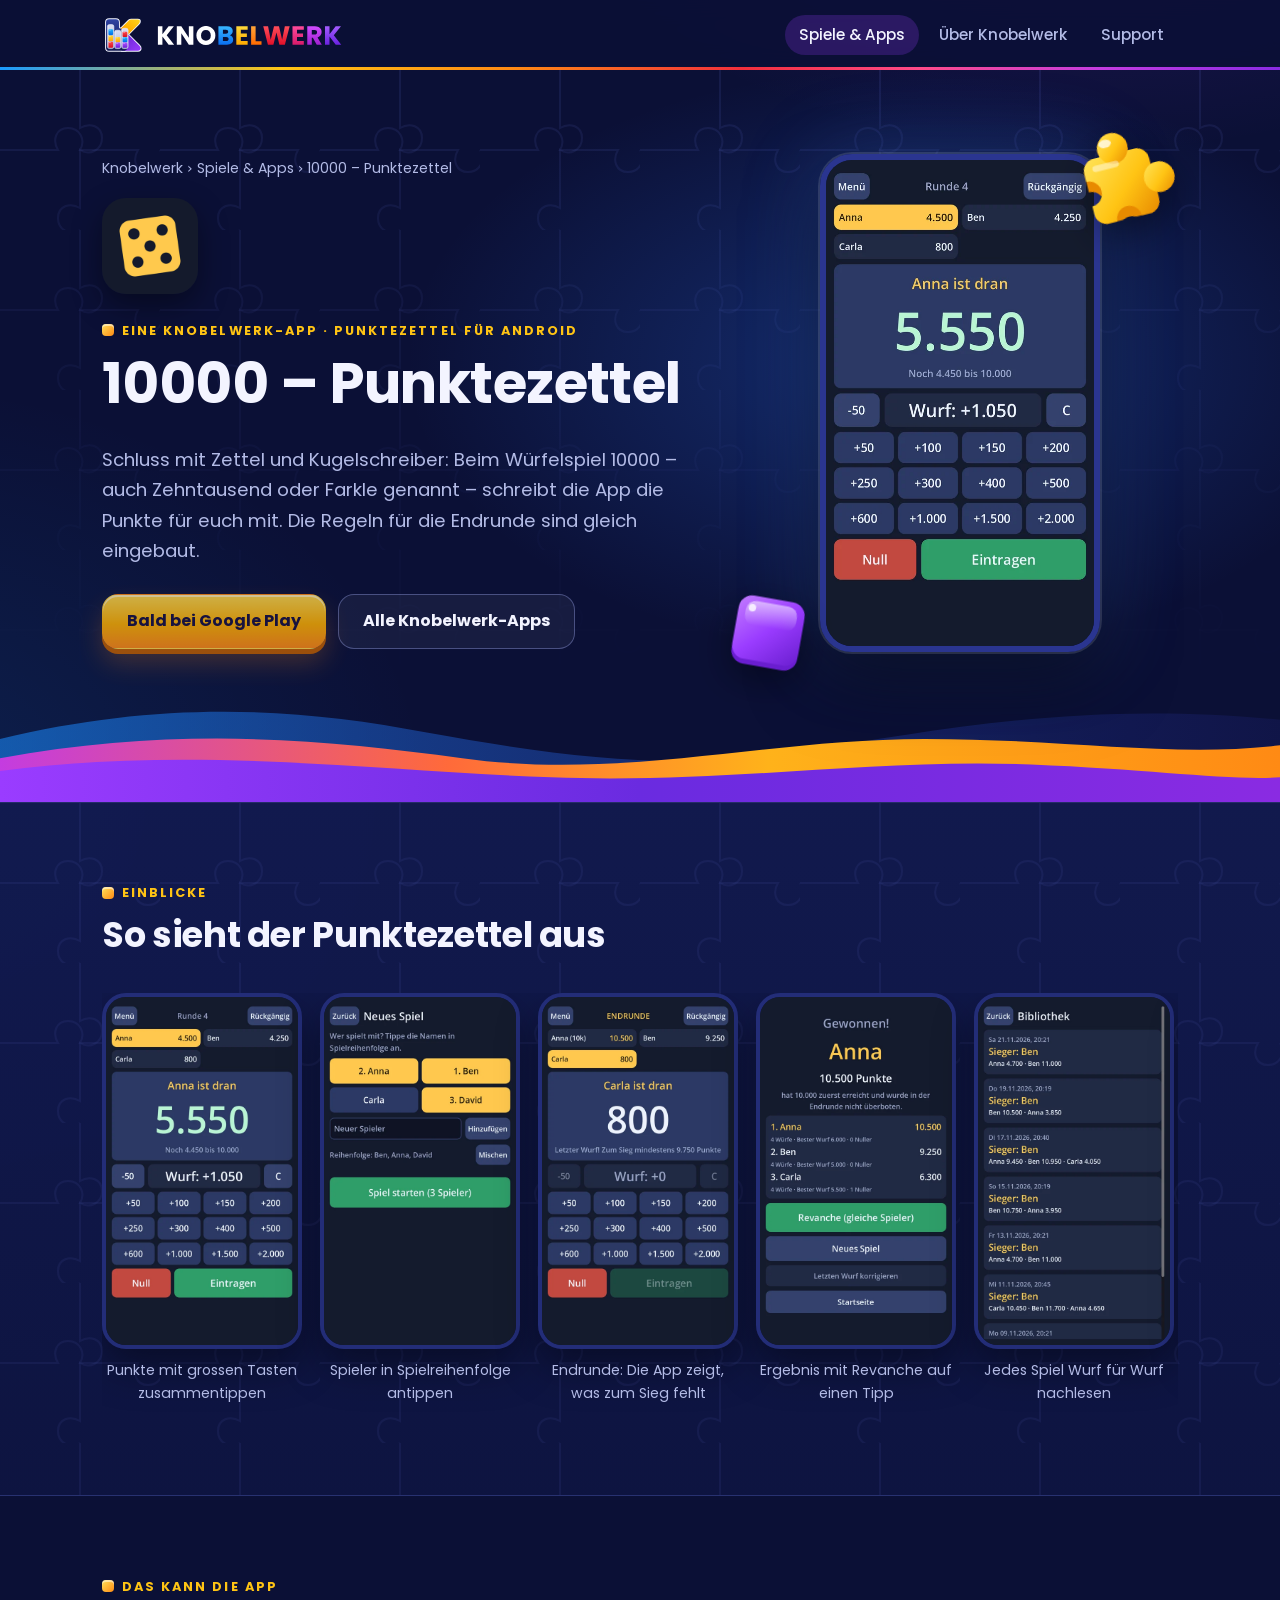
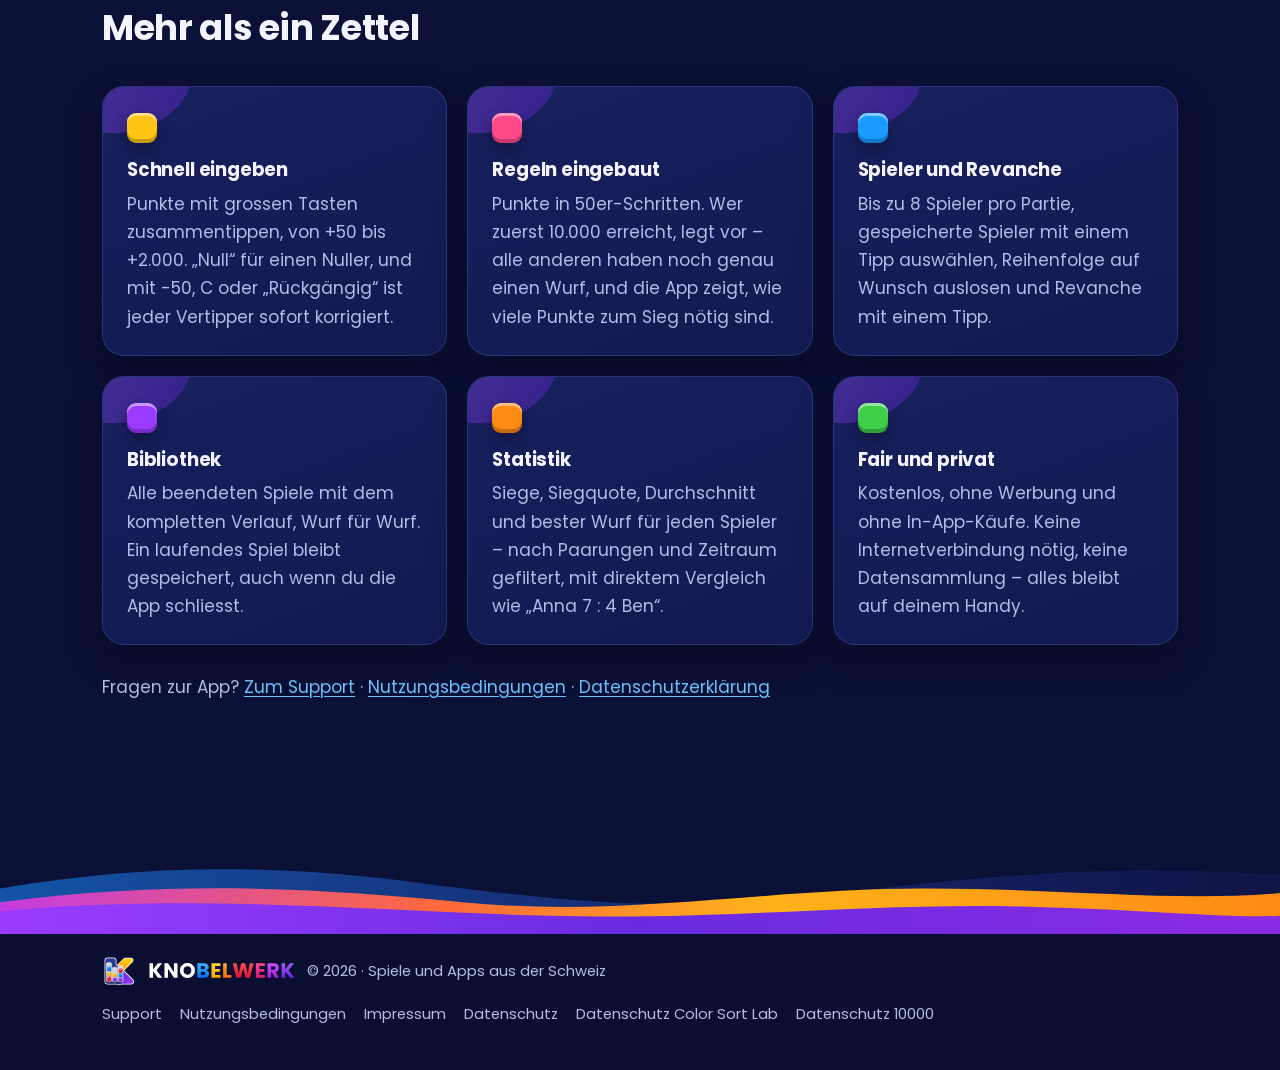
<file: zehntausend/index.html>
<!DOCTYPE html>
<html lang="de">
<head>
  <meta charset="utf-8">
  <meta name="viewport" content="width=device-width, initial-scale=1">
  <title>10000 – Punktezettel für das Würfelspiel | Knobelwerk</title>
  <meta name="description" content="10000 – Punktezettel: Punkte beim Würfelspiel 10000 (Zehntausend, Farkle) mitschreiben – mit Spielerliste, Endrunde und Statistik. Kostenlos, ohne Werbung, ohne Internet.">
  <meta name="theme-color" content="#0b1036">
  <meta property="og:title" content="10000 – Punktezettel für das Würfelspiel | Knobelwerk">
  <meta property="og:description" content="10000 – Punktezettel: Punkte beim Würfelspiel 10000 (Zehntausend, Farkle) mitschreiben – mit Spielerliste, Endrunde und Statistik. Kostenlos, ohne Werbung, ohne Internet.">
  <meta property="og:type" content="website">
  <meta property="og:site_name" content="Knobelwerk">
  <meta property="og:image" content="https://www.knobelwerk.ch/img/og-knobelwerk.png">
  <link rel="icon" href="/favicon.png" type="image/png">
  <link rel="apple-touch-icon" href="/apple-touch-icon.png">
  <link rel="preload" href="/fonts/poppins-bold.woff2" as="font" type="font/woff2" crossorigin>
  <link rel="stylesheet" href="/style.css">
</head>
<body>
  <header class="site-header">
    <div class="wrap">
      <a class="brand" href="/" aria-label="Knobelwerk – Startseite"><img class="brand-mark" src="/img/brand/knobelwerk-mark-kontur.svg" alt="" width="42" height="42"><img class="brand-word" src="/img/brand/knobelwerk-wordmark-hell.svg" alt="Knobelwerk" width="186" height="19"></a>
      <nav class="nav" aria-label="Hauptnavigation">
        <a href="/#spiele" aria-current="page">Spiele & Apps</a>
        <a href="/#studio" class="hide-sm">Über Knobelwerk</a>
        <a href="/support.html">Support</a>
      </nav>
    </div>
  </header>
  <main>
    <section class="hero">
      <div class="wrap">
        <div>
          <nav class="crumbs" aria-label="Brotkrümel"><a href="/">Knobelwerk</a> › <a href="/#spiele">Spiele &amp; Apps</a> › 10000 – Punktezettel</nav>
          <img src="/img/zt_icon.png" alt="App-Symbol von 10000 – Punktezettel" width="96" height="96" style="border-radius:24px;margin-bottom:22px;box-shadow:0 12px 30px rgba(0,0,0,.4)">
          <span class="eyebrow">Eine Knobelwerk-App · Punktezettel für Android</span>
          <h1>10000 – Punktezettel</h1>
          <p class="lead">Schluss mit Zettel und Kugelschreiber: Beim Würfelspiel 10000 – auch Zehntausend oder Farkle genannt – schreibt die App die Punkte für euch mit. Die Regeln für die Endrunde sind gleich eingebaut.</p>
          <div class="btn-row">
            <a class="btn btn-primary" aria-disabled="true">Bald bei Google Play</a>
            <a class="btn btn-ghost" href="/#spiele">Alle Knobelwerk-Apps</a>
          </div>
        </div>
        <div class="hero-art">
          <img class="phone-shot" src="/img/zt_spiel.webp" alt="Screenshot: Punkteeingabe in 10000 – Punktezettel" width="540" height="960">
        </div>
      </div>
    </section>

    <section class="alt">
      <div class="wrap">
        <div class="section-head">
          <span class="eyebrow">Einblicke</span>
          <h2>So sieht der Punktezettel aus</h2>
        </div>
        <div class="shots">
          <figure><img src="/img/zt_spiel.webp" alt="Screenshot: Punkte mit grossen Tasten zusammentippen" width="540" height="960" loading="lazy"><figcaption>Punkte mit grossen Tasten zusammentippen</figcaption></figure>
          <figure><img src="/img/zt_spielerwahl.webp" alt="Screenshot: Spieler in Spielreihenfolge antippen" width="540" height="960" loading="lazy"><figcaption>Spieler in Spielreihenfolge antippen</figcaption></figure>
          <figure><img src="/img/zt_endrunde.webp" alt="Screenshot: Endrunde: Die App zeigt, was zum Sieg fehlt" width="540" height="960" loading="lazy"><figcaption>Endrunde: Die App zeigt, was zum Sieg fehlt</figcaption></figure>
          <figure><img src="/img/zt_ergebnis.webp" alt="Screenshot: Ergebnis mit Revanche auf einen Tipp" width="540" height="960" loading="lazy"><figcaption>Ergebnis mit Revanche auf einen Tipp</figcaption></figure>
          <figure><img src="/img/zt_bibliothek.webp" alt="Screenshot: Jedes Spiel Wurf für Wurf nachlesen" width="540" height="960" loading="lazy"><figcaption>Jedes Spiel Wurf für Wurf nachlesen</figcaption></figure>
          <figure><img src="/img/zt_statistik.webp" alt="Screenshot: Statistik nach Spielern, Paarungen und Zeitraum" width="540" height="960" loading="lazy"><figcaption>Statistik nach Spielern, Paarungen und Zeitraum</figcaption></figure>
        </div>
      </div>
    </section>

    <section>
      <div class="wrap">
        <div class="section-head">
          <span class="eyebrow">Das kann die App</span>
          <h2>Mehr als ein Zettel</h2>
        </div>
        <div class="grid-3">
          <div class="card"><div class="dot" style="background:var(--gold)"></div><h3>Schnell eingeben</h3><p>Punkte mit grossen Tasten zusammentippen, von +50 bis +2.000. „Null“ für einen Nuller, und mit -50, C oder „Rückgängig“ ist jeder Vertipper sofort korrigiert.</p></div>
          <div class="card"><div class="dot" style="background:var(--pink)"></div><h3>Regeln eingebaut</h3><p>Punkte in 50er-Schritten. Wer zuerst 10.000 erreicht, legt vor – alle anderen haben noch genau einen Wurf, und die App zeigt, wie viele Punkte zum Sieg nötig sind.</p></div>
          <div class="card"><div class="dot" style="background:var(--blue)"></div><h3>Spieler und Revanche</h3><p>Bis zu 8 Spieler pro Partie, gespeicherte Spieler mit einem Tipp auswählen, Reihenfolge auf Wunsch auslosen und Revanche mit einem Tipp.</p></div>
          <div class="card"><div class="dot" style="background:var(--violet)"></div><h3>Bibliothek</h3><p>Alle beendeten Spiele mit dem kompletten Verlauf, Wurf für Wurf. Ein laufendes Spiel bleibt gespeichert, auch wenn du die App schliesst.</p></div>
          <div class="card"><div class="dot" style="background:var(--orange)"></div><h3>Statistik</h3><p>Siege, Siegquote, Durchschnitt und bester Wurf für jeden Spieler – nach Paarungen und Zeitraum gefiltert, mit direktem Vergleich wie „Anna 7 : 4 Ben“.</p></div>
          <div class="card"><div class="dot" style="background:var(--green)"></div><h3>Fair und privat</h3><p>Kostenlos, ohne Werbung und ohne In-App-Käufe. Keine Internetverbindung nötig, keine Datensammlung – alles bleibt auf deinem Handy.</p></div>
        </div>
        <p class="muted" style="margin-top:28px">Fragen zur App? <a href="/support.html#zehntausend">Zum Support</a> · <a href="/nutzungsbedingungen.html">Nutzungsbedingungen</a> · <a href="/zehntausend/datenschutz.html">Datenschutzerklärung</a></p>
      </div>
    </section>
  </main>
  <footer class="site-footer">
    <div class="wrap">
      <span class="foot-brand"><img src="/img/brand/knobelwerk-mark-kontur.svg" alt="" width="34" height="34"><img class="foot-word" src="/img/brand/knobelwerk-wordmark-hell.svg" alt="Knobelwerk" width="147" height="15"><span>© 2026 · Spiele und Apps aus der Schweiz</span></span>
      <nav aria-label="Rechtliches">
        <a href="/support.html">Support</a>
        <a href="/nutzungsbedingungen.html">Nutzungsbedingungen</a>
        <a href="/impressum.html">Impressum</a>
        <a href="/datenschutz.html">Datenschutz</a>
        <a href="/color-sort-lab/datenschutz.html">Datenschutz Color Sort Lab</a>
        <a href="/zehntausend/datenschutz.html">Datenschutz 10000</a>
      </nav>
    </div>
  </footer>
  <!-- Cloudflare Web Analytics --><script type='module' src='https://static.cloudflareinsights.com/beacon.min.js' data-cf-beacon='{"token": "4642e7c9e9e7427aa31e2b17c8c2f21d"}'></script><!-- End Cloudflare Web Analytics -->
</body>
</html>
</file>
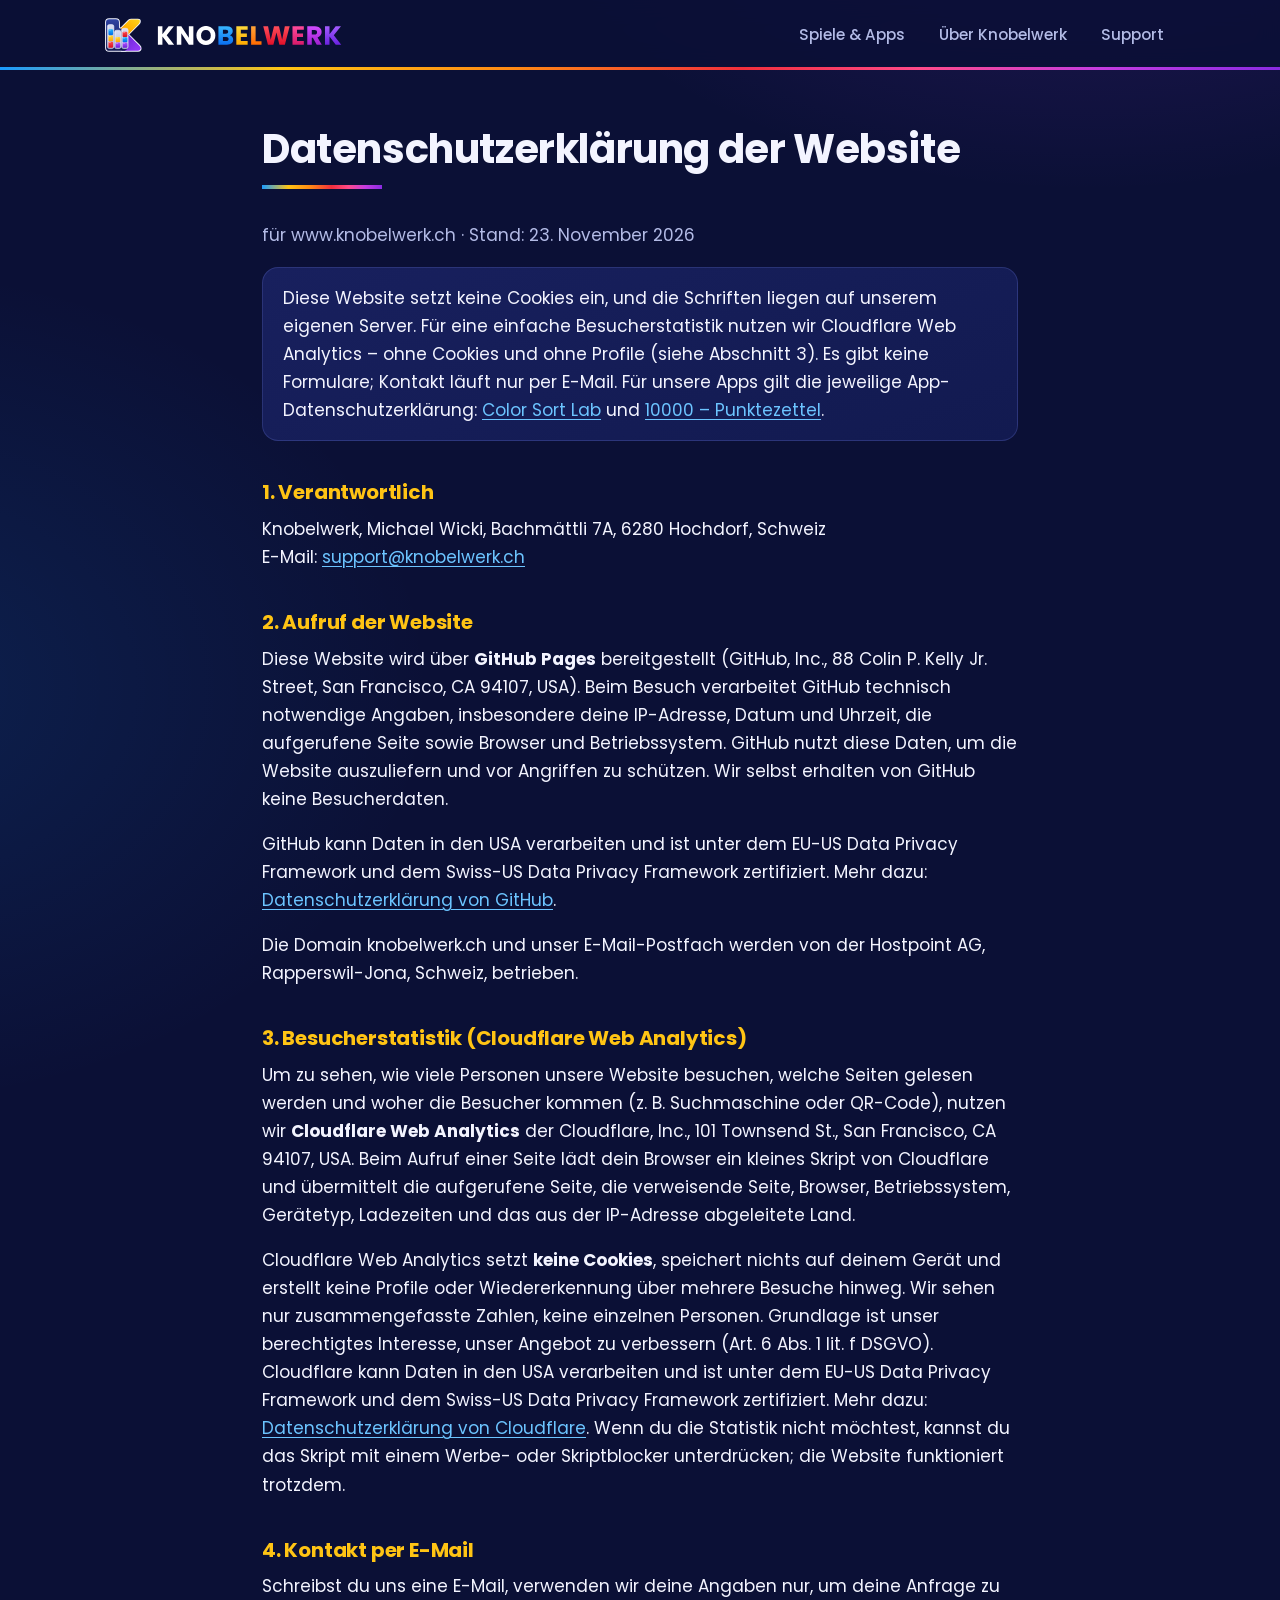
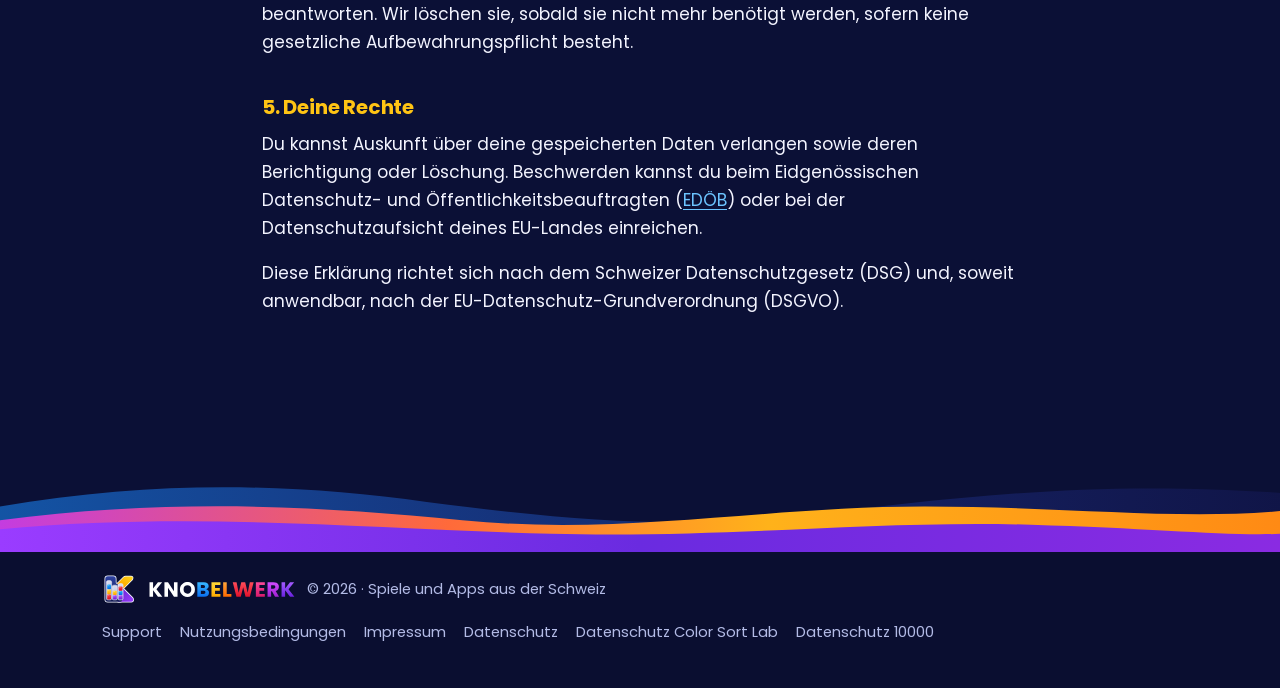
<file: datenschutz.html>
<!DOCTYPE html>
<html lang="de">
<head>
  <meta charset="utf-8">
  <meta name="viewport" content="width=device-width, initial-scale=1">
  <title>Datenschutz Website – Knobelwerk</title>
  <meta name="description" content="Datenschutzerklärung für die Website knobelwerk.ch.">
  <meta name="theme-color" content="#0b1036">
  <meta property="og:title" content="Datenschutz Website – Knobelwerk">
  <meta property="og:description" content="Datenschutzerklärung für die Website knobelwerk.ch.">
  <meta property="og:type" content="website">
  <meta property="og:site_name" content="Knobelwerk">
  <meta property="og:image" content="https://www.knobelwerk.ch/img/og-knobelwerk.png">
  <link rel="icon" href="/favicon.png" type="image/png">
  <link rel="apple-touch-icon" href="/apple-touch-icon.png">
  <link rel="preload" href="/fonts/poppins-bold.woff2" as="font" type="font/woff2" crossorigin>
  <link rel="stylesheet" href="/style.css">
</head>
<body>
  <header class="site-header">
    <div class="wrap">
      <a class="brand" href="/" aria-label="Knobelwerk – Startseite"><img class="brand-mark" src="/img/brand/knobelwerk-mark-kontur.svg" alt="" width="42" height="42"><img class="brand-word" src="/img/brand/knobelwerk-wordmark-hell.svg" alt="Knobelwerk" width="186" height="19"></a>
      <nav class="nav" aria-label="Hauptnavigation">
        <a href="/#spiele">Spiele & Apps</a>
        <a href="/#studio" class="hide-sm">Über Knobelwerk</a>
        <a href="/support.html">Support</a>
      </nav>
    </div>
  </header>
  <main>
    <div class="doc">
      <h1>Datenschutzerklärung der Website</h1>
      <p class="muted">für www.knobelwerk.ch · Stand: 23. November 2026</p>
      <div class="box">Diese Website setzt keine Cookies ein, und die Schriften liegen auf unserem eigenen Server. Für eine einfache Besucherstatistik nutzen wir Cloudflare Web Analytics – ohne Cookies und ohne Profile (siehe Abschnitt 3). Es gibt keine Formulare; Kontakt läuft nur per E-Mail. Für unsere Apps gilt die jeweilige App-Datenschutzerklärung: <a href="/color-sort-lab/datenschutz.html">Color Sort Lab</a> und <a href="/zehntausend/datenschutz.html">10000 – Punktezettel</a>.</div>
      <h2>1. Verantwortlich</h2>
      <p>Knobelwerk, Michael Wicki, Bachmättli 7A, 6280 Hochdorf, Schweiz<br>E-Mail: <a href="mailto:support@knobelwerk.ch">support@knobelwerk.ch</a></p>
      <h2>2. Aufruf der Website</h2>
      <p>Diese Website wird über <strong>GitHub Pages</strong> bereitgestellt (GitHub, Inc., 88 Colin P. Kelly Jr. Street, San Francisco, CA 94107, USA). Beim Besuch verarbeitet GitHub technisch notwendige Angaben, insbesondere deine IP-Adresse, Datum und Uhrzeit, die aufgerufene Seite sowie Browser und Betriebssystem. GitHub nutzt diese Daten, um die Website auszuliefern und vor Angriffen zu schützen. Wir selbst erhalten von GitHub keine Besucherdaten.</p>
      <p>GitHub kann Daten in den USA verarbeiten und ist unter dem EU-US Data Privacy Framework und dem Swiss-US Data Privacy Framework zertifiziert. Mehr dazu: <a href="https://docs.github.com/de/site-policy/privacy-policies/github-general-privacy-statement">Datenschutzerklärung von GitHub</a>.</p>
      <p>Die Domain knobelwerk.ch und unser E-Mail-Postfach werden von der Hostpoint AG, Rapperswil-Jona, Schweiz, betrieben.</p>
      <h2>3. Besucherstatistik (Cloudflare Web Analytics)</h2>
      <p>Um zu sehen, wie viele Personen unsere Website besuchen, welche Seiten gelesen werden und woher die Besucher kommen (z. B. Suchmaschine oder QR-Code), nutzen wir <strong>Cloudflare Web Analytics</strong> der Cloudflare, Inc., 101 Townsend St., San Francisco, CA 94107, USA. Beim Aufruf einer Seite lädt dein Browser ein kleines Skript von Cloudflare und übermittelt die aufgerufene Seite, die verweisende Seite, Browser, Betriebssystem, Gerätetyp, Ladezeiten und das aus der IP-Adresse abgeleitete Land.</p>
      <p>Cloudflare Web Analytics setzt <strong>keine Cookies</strong>, speichert nichts auf deinem Gerät und erstellt keine Profile oder Wiedererkennung über mehrere Besuche hinweg. Wir sehen nur zusammengefasste Zahlen, keine einzelnen Personen. Grundlage ist unser berechtigtes Interesse, unser Angebot zu verbessern (Art. 6 Abs. 1 lit. f DSGVO). Cloudflare kann Daten in den USA verarbeiten und ist unter dem EU-US Data Privacy Framework und dem Swiss-US Data Privacy Framework zertifiziert. Mehr dazu: <a href="https://www.cloudflare.com/de-de/privacypolicy/">Datenschutzerklärung von Cloudflare</a>. Wenn du die Statistik nicht möchtest, kannst du das Skript mit einem Werbe- oder Skriptblocker unterdrücken; die Website funktioniert trotzdem.</p>
      <h2>4. Kontakt per E-Mail</h2>
      <p>Schreibst du uns eine E-Mail, verwenden wir deine Angaben nur, um deine Anfrage zu beantworten. Wir löschen sie, sobald sie nicht mehr benötigt werden, sofern keine gesetzliche Aufbewahrungspflicht besteht.</p>
      <h2>5. Deine Rechte</h2>
      <p>Du kannst Auskunft über deine gespeicherten Daten verlangen sowie deren Berichtigung oder Löschung. Beschwerden kannst du beim Eidgenössischen Datenschutz- und Öffentlichkeitsbeauftragten (<a href="https://www.edoeb.admin.ch">EDÖB</a>) oder bei der Datenschutzaufsicht deines EU-Landes einreichen.</p>
      <p>Diese Erklärung richtet sich nach dem Schweizer Datenschutzgesetz (DSG) und, soweit anwendbar, nach der EU-Datenschutz-Grundverordnung (DSGVO).</p>
    </div>
  </main>
  <footer class="site-footer">
    <div class="wrap">
      <span class="foot-brand"><img src="/img/brand/knobelwerk-mark-kontur.svg" alt="" width="34" height="34"><img class="foot-word" src="/img/brand/knobelwerk-wordmark-hell.svg" alt="Knobelwerk" width="147" height="15"><span>© 2026 · Spiele und Apps aus der Schweiz</span></span>
      <nav aria-label="Rechtliches">
        <a href="/support.html">Support</a>
        <a href="/nutzungsbedingungen.html">Nutzungsbedingungen</a>
        <a href="/impressum.html">Impressum</a>
        <a href="/datenschutz.html">Datenschutz</a>
        <a href="/color-sort-lab/datenschutz.html">Datenschutz Color Sort Lab</a>
        <a href="/zehntausend/datenschutz.html">Datenschutz 10000</a>
      </nav>
    </div>
  </footer>
  <!-- Cloudflare Web Analytics --><script type='module' src='https://static.cloudflareinsights.com/beacon.min.js' data-cf-beacon='{"token": "4642e7c9e9e7427aa31e2b17c8c2f21d"}'></script><!-- End Cloudflare Web Analytics -->
</body>
</html>
</file>
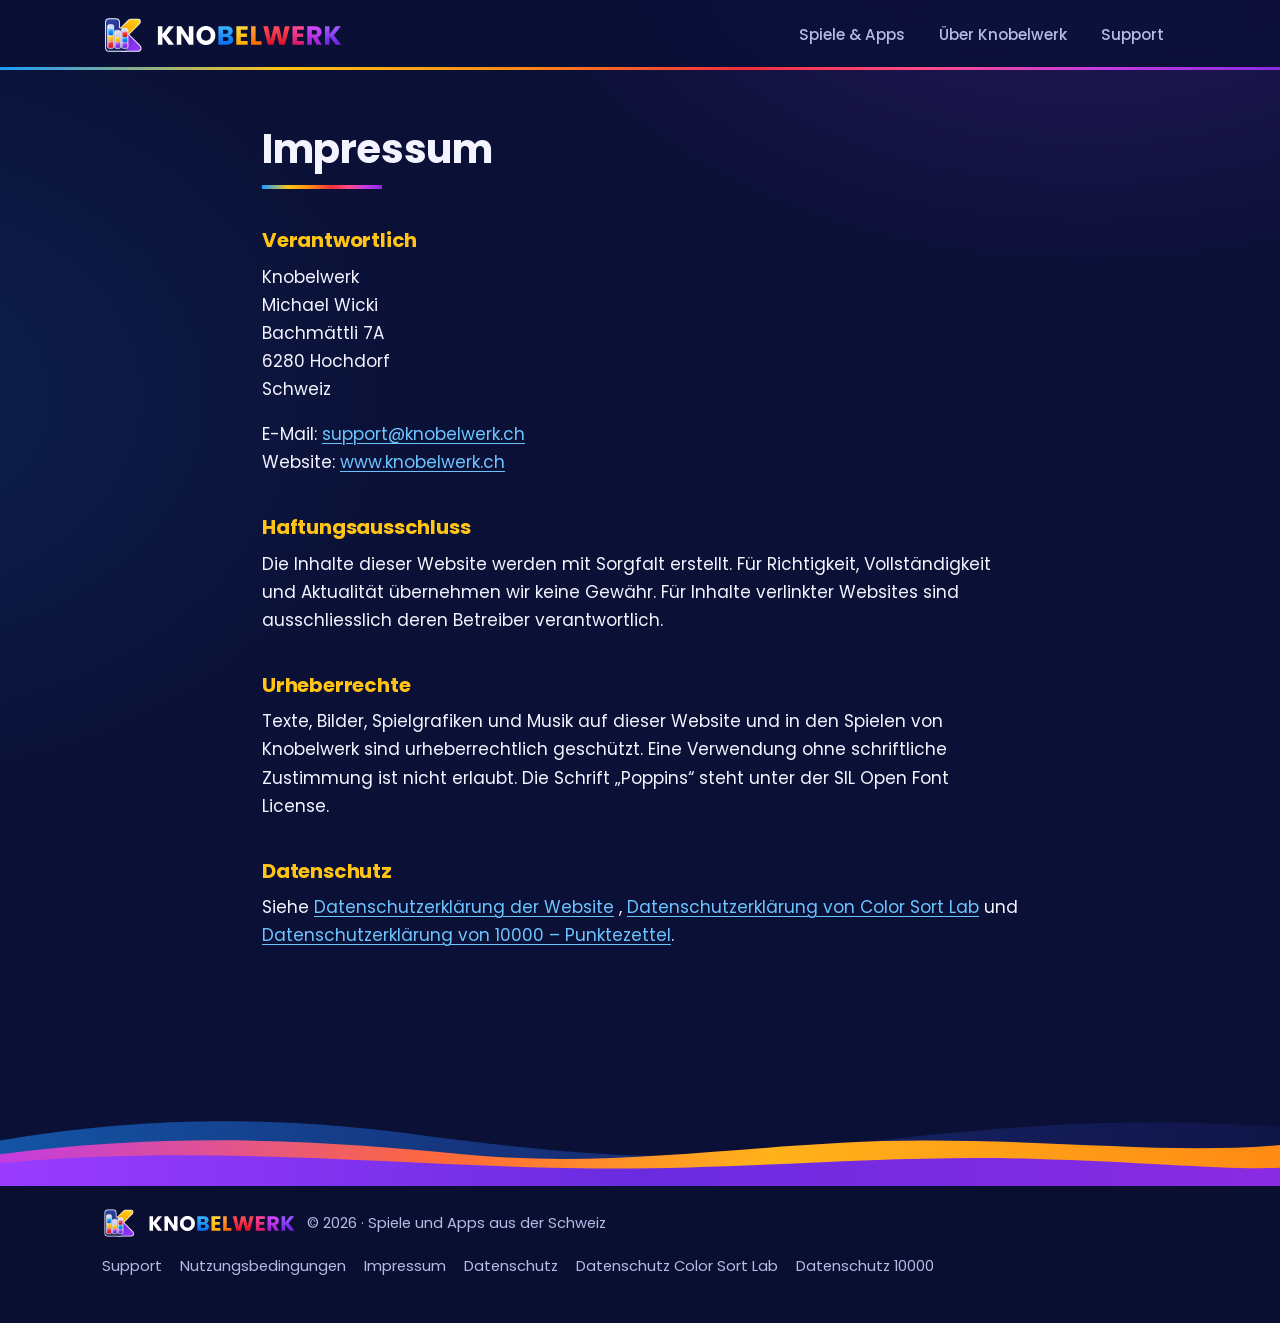
<file: impressum.html>
<!DOCTYPE html>
<html lang="de">
<head>
  <meta charset="utf-8">
  <meta name="viewport" content="width=device-width, initial-scale=1">
  <title>Impressum – Knobelwerk</title>
  <meta name="description" content="Impressum von Knobelwerk (knobelwerk.ch).">
  <meta name="theme-color" content="#0b1036">
  <meta property="og:title" content="Impressum – Knobelwerk">
  <meta property="og:description" content="Impressum von Knobelwerk (knobelwerk.ch).">
  <meta property="og:type" content="website">
  <meta property="og:site_name" content="Knobelwerk">
  <meta property="og:image" content="https://www.knobelwerk.ch/img/og-knobelwerk.png">
  <link rel="icon" href="/favicon.png" type="image/png">
  <link rel="apple-touch-icon" href="/apple-touch-icon.png">
  <link rel="preload" href="/fonts/poppins-bold.woff2" as="font" type="font/woff2" crossorigin>
  <link rel="stylesheet" href="/style.css">
</head>
<body>
  <header class="site-header">
    <div class="wrap">
      <a class="brand" href="/" aria-label="Knobelwerk – Startseite"><img class="brand-mark" src="/img/brand/knobelwerk-mark-kontur.svg" alt="" width="42" height="42"><img class="brand-word" src="/img/brand/knobelwerk-wordmark-hell.svg" alt="Knobelwerk" width="186" height="19"></a>
      <nav class="nav" aria-label="Hauptnavigation">
        <a href="/#spiele">Spiele & Apps</a>
        <a href="/#studio" class="hide-sm">Über Knobelwerk</a>
        <a href="/support.html">Support</a>
      </nav>
    </div>
  </header>
  <main>
    <div class="doc">
      <h1>Impressum</h1>
      <h2>Verantwortlich</h2>
      <p>Knobelwerk<br>Michael Wicki<br>Bachmättli 7A<br>6280 Hochdorf<br>Schweiz</p>
      <p>E-Mail: <a href="mailto:support@knobelwerk.ch">support@knobelwerk.ch</a><br>Website: <a href="https://www.knobelwerk.ch">www.knobelwerk.ch</a></p>
      <h2>Haftungsausschluss</h2>
      <p>Die Inhalte dieser Website werden mit Sorgfalt erstellt. Für Richtigkeit, Vollständigkeit und Aktualität übernehmen wir keine Gewähr. Für Inhalte verlinkter Websites sind ausschliesslich deren Betreiber verantwortlich.</p>
      <h2>Urheberrechte</h2>
      <p>Texte, Bilder, Spielgrafiken und Musik auf dieser Website und in den Spielen von Knobelwerk sind urheberrechtlich geschützt. Eine Verwendung ohne schriftliche Zustimmung ist nicht erlaubt. Die Schrift „Poppins“ steht unter der SIL Open Font License.</p>
      <h2>Datenschutz</h2>
      <p>Siehe <a href="/datenschutz.html">Datenschutzerklärung der Website</a> , <a href="/color-sort-lab/datenschutz.html">Datenschutzerklärung von Color Sort Lab</a> und <a href="/zehntausend/datenschutz.html">Datenschutzerklärung von 10000 – Punktezettel</a>.</p>
    </div>
  </main>
  <footer class="site-footer">
    <div class="wrap">
      <span class="foot-brand"><img src="/img/brand/knobelwerk-mark-kontur.svg" alt="" width="34" height="34"><img class="foot-word" src="/img/brand/knobelwerk-wordmark-hell.svg" alt="Knobelwerk" width="147" height="15"><span>© 2026 · Spiele und Apps aus der Schweiz</span></span>
      <nav aria-label="Rechtliches">
        <a href="/support.html">Support</a>
        <a href="/nutzungsbedingungen.html">Nutzungsbedingungen</a>
        <a href="/impressum.html">Impressum</a>
        <a href="/datenschutz.html">Datenschutz</a>
        <a href="/color-sort-lab/datenschutz.html">Datenschutz Color Sort Lab</a>
        <a href="/zehntausend/datenschutz.html">Datenschutz 10000</a>
      </nav>
    </div>
  </footer>
  <!-- Cloudflare Web Analytics --><script type='module' src='https://static.cloudflareinsights.com/beacon.min.js' data-cf-beacon='{"token": "4642e7c9e9e7427aa31e2b17c8c2f21d"}'></script><!-- End Cloudflare Web Analytics -->
</body>
</html>
</file>
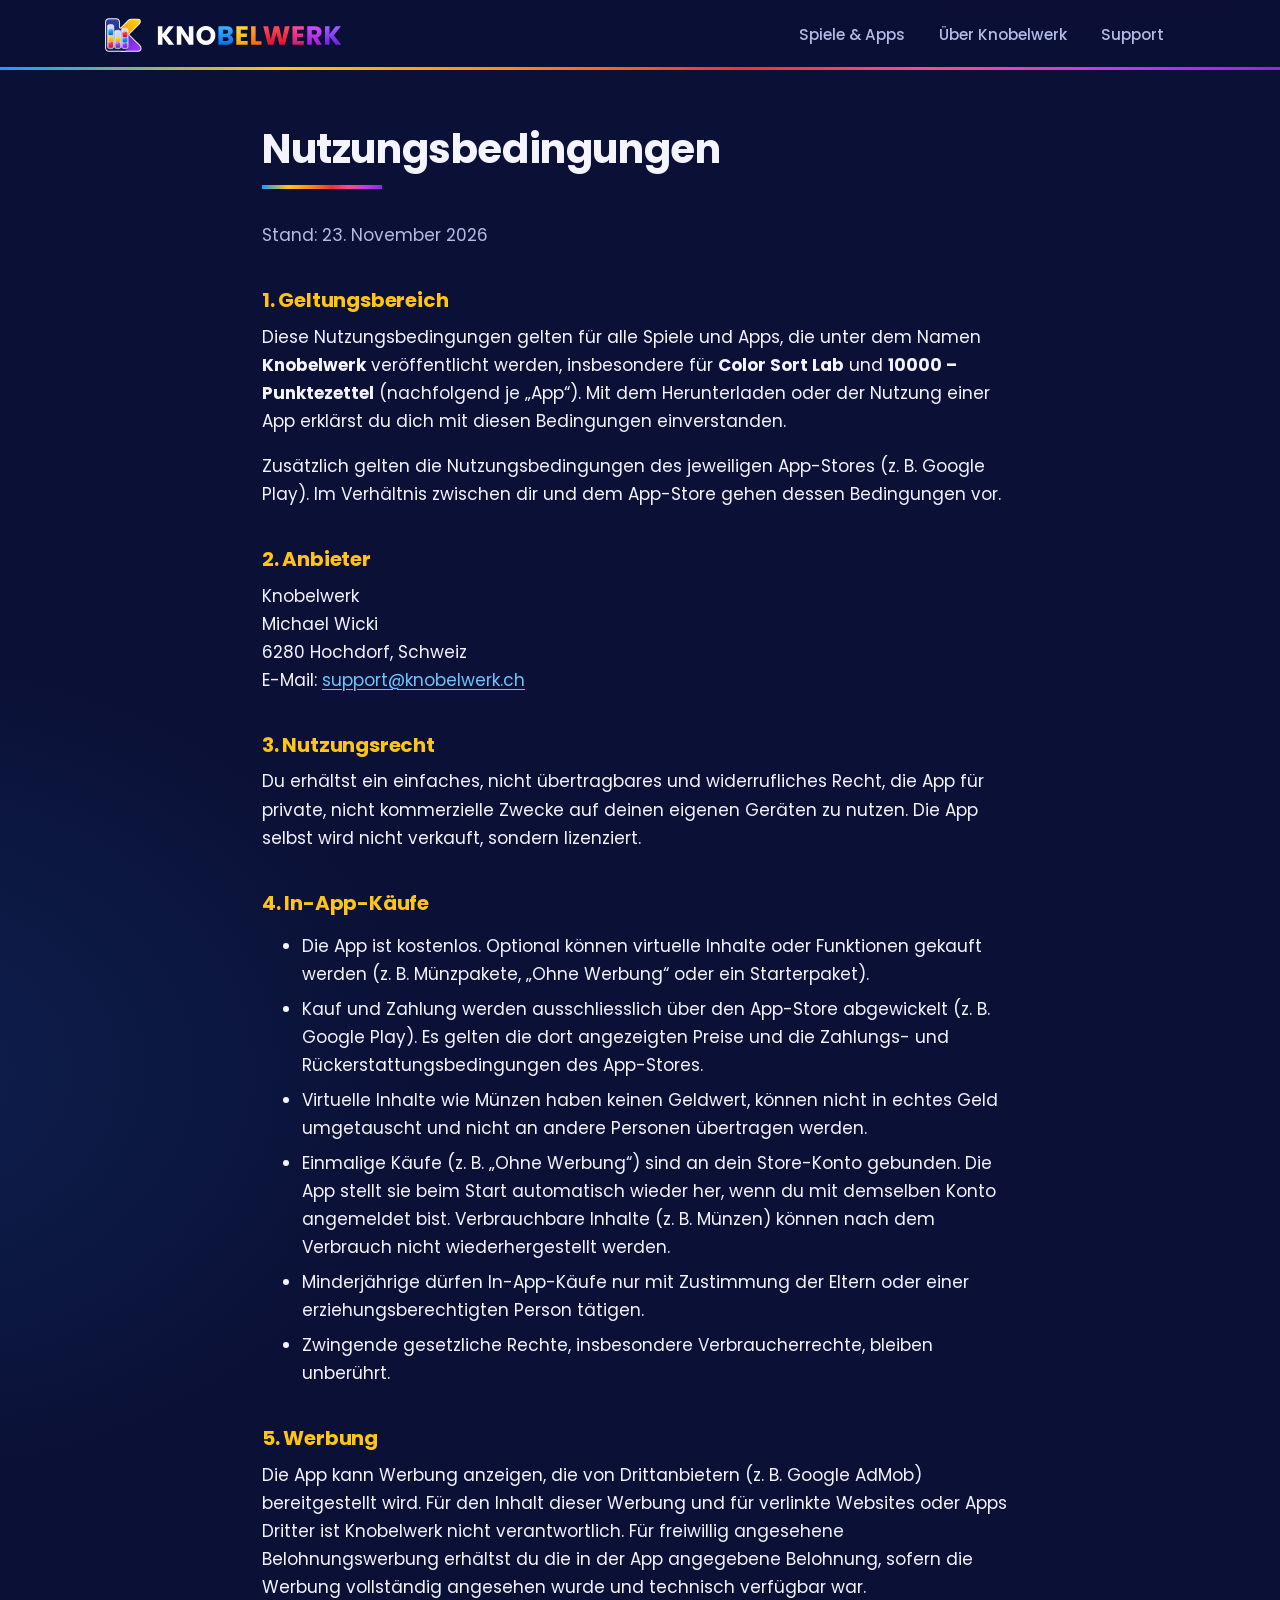
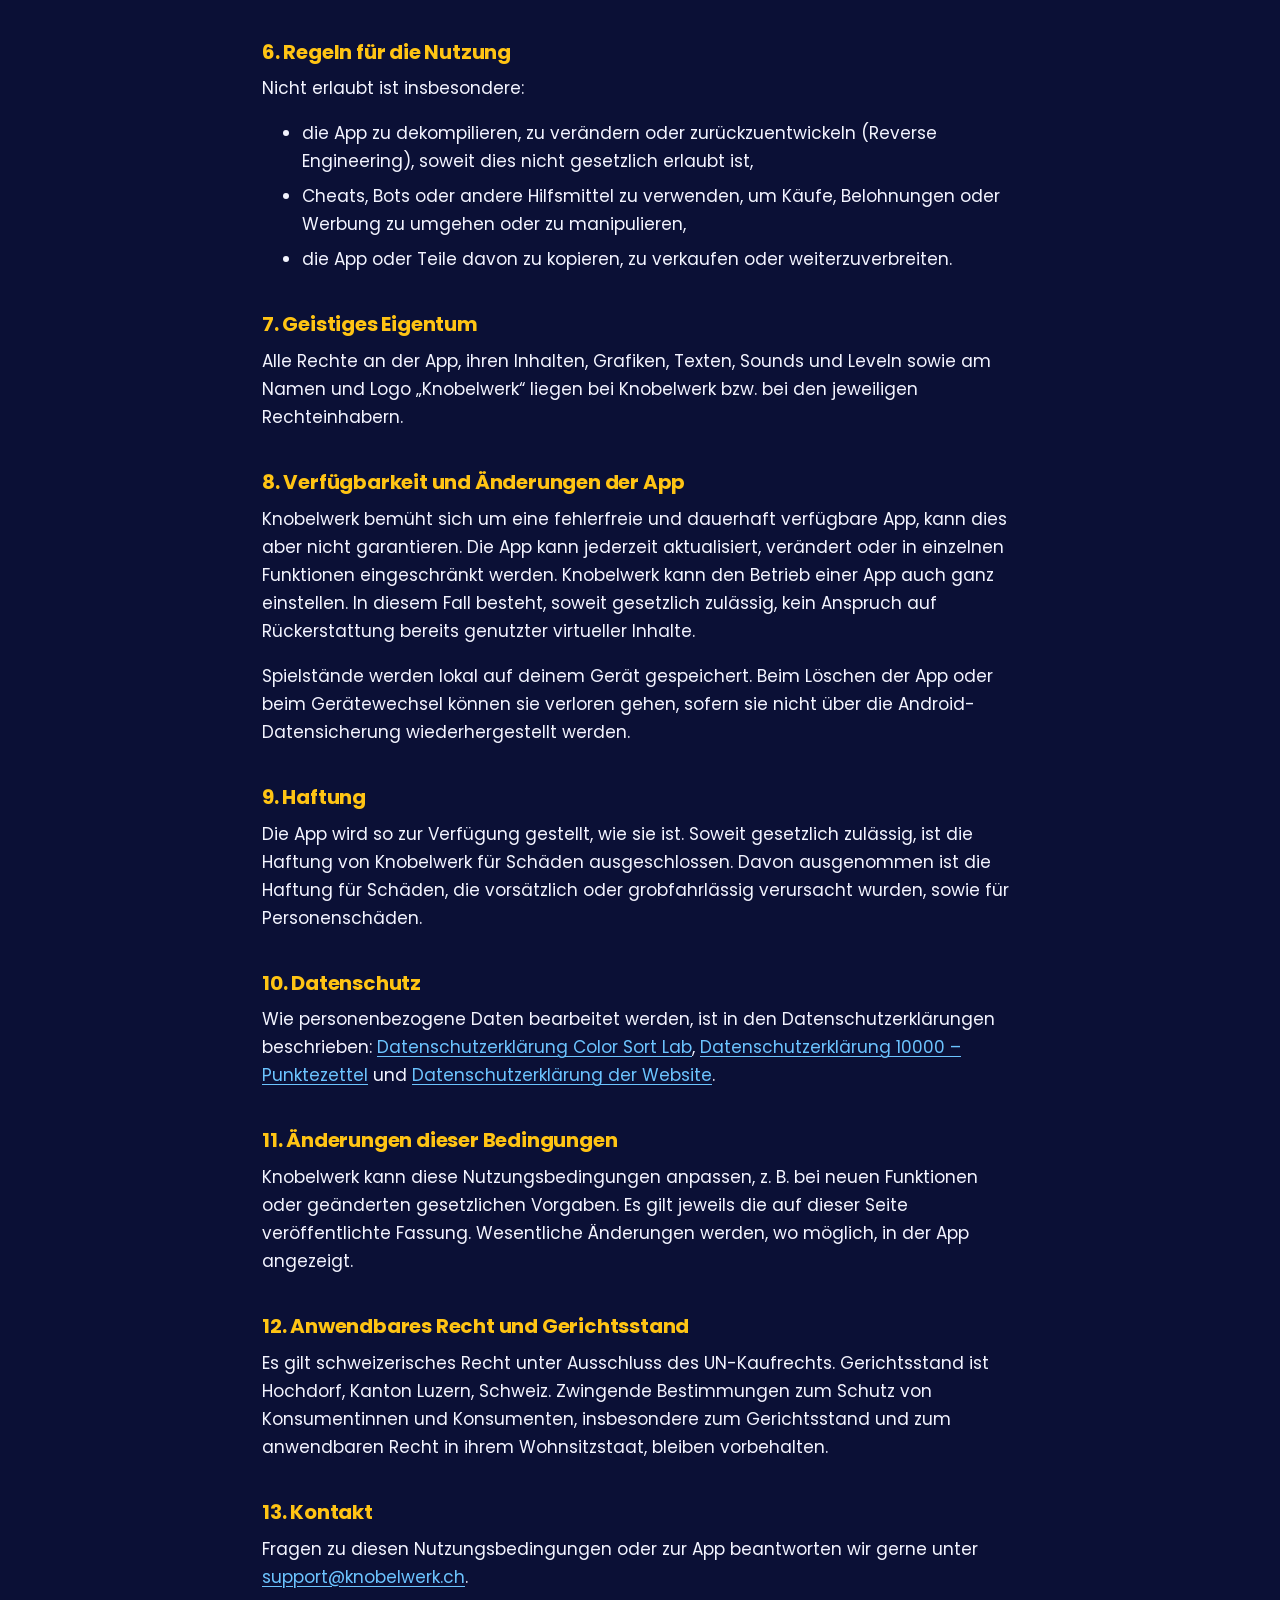
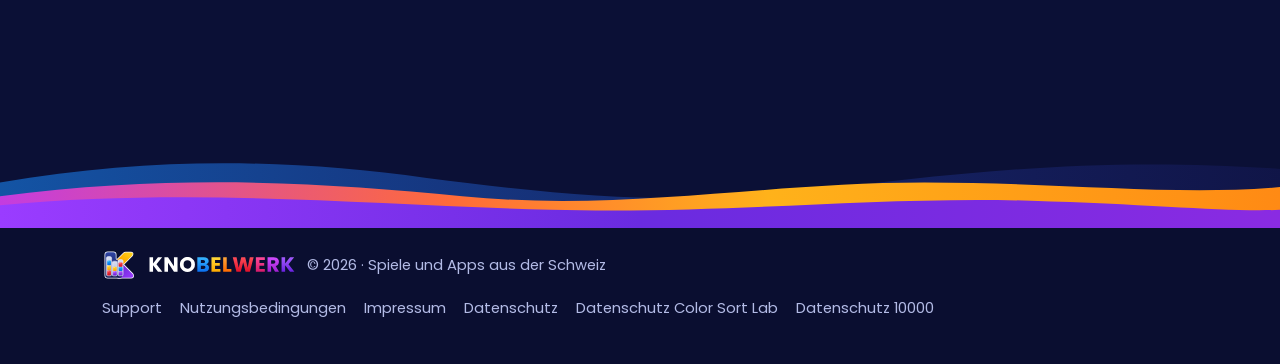
<file: nutzungsbedingungen.html>
<!DOCTYPE html>
<html lang="de">
<head>
  <meta charset="utf-8">
  <meta name="viewport" content="width=device-width, initial-scale=1">
  <title>Nutzungsbedingungen – Knobelwerk</title>
  <meta name="description" content="Nutzungsbedingungen für die Spiele und Apps von Knobelwerk, z. B. Color Sort Lab.">
  <meta name="theme-color" content="#0b1036">
  <meta property="og:title" content="Nutzungsbedingungen – Knobelwerk">
  <meta property="og:description" content="Nutzungsbedingungen für die Spiele und Apps von Knobelwerk, z. B. Color Sort Lab.">
  <meta property="og:type" content="website">
  <meta property="og:site_name" content="Knobelwerk">
  <meta property="og:image" content="https://www.knobelwerk.ch/img/og-knobelwerk.png">
  <link rel="icon" href="/favicon.png" type="image/png">
  <link rel="apple-touch-icon" href="/apple-touch-icon.png">
  <link rel="preload" href="/fonts/poppins-bold.woff2" as="font" type="font/woff2" crossorigin>
  <link rel="stylesheet" href="/style.css">
</head>
<body>
  <header class="site-header">
    <div class="wrap">
      <a class="brand" href="/" aria-label="Knobelwerk – Startseite"><img class="brand-mark" src="/img/brand/knobelwerk-mark-kontur.svg" alt="" width="42" height="42"><img class="brand-word" src="/img/brand/knobelwerk-wordmark-hell.svg" alt="Knobelwerk" width="186" height="19"></a>
      <nav class="nav" aria-label="Hauptnavigation">
        <a href="/#spiele">Spiele & Apps</a>
        <a href="/#studio" class="hide-sm">Über Knobelwerk</a>
        <a href="/support.html">Support</a>
      </nav>
    </div>
  </header>
  <main>
    <div class="doc">
      <h1>Nutzungsbedingungen</h1>
      <p class="muted">Stand: 23. November 2026</p>

      <h2>1. Geltungsbereich</h2>
      <p>Diese Nutzungsbedingungen gelten für alle Spiele und Apps, die unter dem Namen <strong>Knobelwerk</strong> veröffentlicht werden, insbesondere für <strong>Color Sort Lab</strong> und <strong>10000 – Punktezettel</strong> (nachfolgend je „App“). Mit dem Herunterladen oder der Nutzung einer App erklärst du dich mit diesen Bedingungen einverstanden.</p>
      <p>Zusätzlich gelten die Nutzungsbedingungen des jeweiligen App-Stores (z. B. Google Play). Im Verhältnis zwischen dir und dem App-Store gehen dessen Bedingungen vor.</p>

      <h2>2. Anbieter</h2>
      <p>Knobelwerk<br>Michael Wicki<br>6280 Hochdorf, Schweiz<br>E-Mail: <a href="mailto:support@knobelwerk.ch">support@knobelwerk.ch</a></p>

      <h2>3. Nutzungsrecht</h2>
      <p>Du erhältst ein einfaches, nicht übertragbares und widerrufliches Recht, die App für private, nicht kommerzielle Zwecke auf deinen eigenen Geräten zu nutzen. Die App selbst wird nicht verkauft, sondern lizenziert.</p>

      <h2>4. In-App-Käufe</h2>
      <ul>
        <li>Die App ist kostenlos. Optional können virtuelle Inhalte oder Funktionen gekauft werden (z. B. Münzpakete, „Ohne Werbung“ oder ein Starterpaket).</li>
        <li>Kauf und Zahlung werden ausschliesslich über den App-Store abgewickelt (z. B. Google Play). Es gelten die dort angezeigten Preise und die Zahlungs- und Rückerstattungsbedingungen des App-Stores.</li>
        <li>Virtuelle Inhalte wie Münzen haben keinen Geldwert, können nicht in echtes Geld umgetauscht und nicht an andere Personen übertragen werden.</li>
        <li>Einmalige Käufe (z. B. „Ohne Werbung“) sind an dein Store-Konto gebunden. Die App stellt sie beim Start automatisch wieder her, wenn du mit demselben Konto angemeldet bist. Verbrauchbare Inhalte (z. B. Münzen) können nach dem Verbrauch nicht wiederhergestellt werden.</li>
        <li>Minderjährige dürfen In-App-Käufe nur mit Zustimmung der Eltern oder einer erziehungsberechtigten Person tätigen.</li>
        <li>Zwingende gesetzliche Rechte, insbesondere Verbraucherrechte, bleiben unberührt.</li>
      </ul>

      <h2>5. Werbung</h2>
      <p>Die App kann Werbung anzeigen, die von Drittanbietern (z. B. Google AdMob) bereitgestellt wird. Für den Inhalt dieser Werbung und für verlinkte Websites oder Apps Dritter ist Knobelwerk nicht verantwortlich. Für freiwillig angesehene Belohnungswerbung erhältst du die in der App angegebene Belohnung, sofern die Werbung vollständig angesehen wurde und technisch verfügbar war.</p>

      <h2>6. Regeln für die Nutzung</h2>
      <p>Nicht erlaubt ist insbesondere:</p>
      <ul>
        <li>die App zu dekompilieren, zu verändern oder zurückzuentwickeln (Reverse Engineering), soweit dies nicht gesetzlich erlaubt ist,</li>
        <li>Cheats, Bots oder andere Hilfsmittel zu verwenden, um Käufe, Belohnungen oder Werbung zu umgehen oder zu manipulieren,</li>
        <li>die App oder Teile davon zu kopieren, zu verkaufen oder weiterzuverbreiten.</li>
      </ul>

      <h2>7. Geistiges Eigentum</h2>
      <p>Alle Rechte an der App, ihren Inhalten, Grafiken, Texten, Sounds und Leveln sowie am Namen und Logo „Knobelwerk“ liegen bei Knobelwerk bzw. bei den jeweiligen Rechteinhabern.</p>

      <h2>8. Verfügbarkeit und Änderungen der App</h2>
      <p>Knobelwerk bemüht sich um eine fehlerfreie und dauerhaft verfügbare App, kann dies aber nicht garantieren. Die App kann jederzeit aktualisiert, verändert oder in einzelnen Funktionen eingeschränkt werden. Knobelwerk kann den Betrieb einer App auch ganz einstellen. In diesem Fall besteht, soweit gesetzlich zulässig, kein Anspruch auf Rückerstattung bereits genutzter virtueller Inhalte.</p>
      <p>Spielstände werden lokal auf deinem Gerät gespeichert. Beim Löschen der App oder beim Gerätewechsel können sie verloren gehen, sofern sie nicht über die Android-Datensicherung wiederhergestellt werden.</p>

      <h2>9. Haftung</h2>
      <p>Die App wird so zur Verfügung gestellt, wie sie ist. Soweit gesetzlich zulässig, ist die Haftung von Knobelwerk für Schäden ausgeschlossen. Davon ausgenommen ist die Haftung für Schäden, die vorsätzlich oder grobfahrlässig verursacht wurden, sowie für Personenschäden.</p>

      <h2>10. Datenschutz</h2>
      <p>Wie personenbezogene Daten bearbeitet werden, ist in den Datenschutzerklärungen beschrieben: <a href="/color-sort-lab/datenschutz.html">Datenschutzerklärung Color Sort Lab</a>, <a href="/zehntausend/datenschutz.html">Datenschutzerklärung 10000 – Punktezettel</a> und <a href="/datenschutz.html">Datenschutzerklärung der Website</a>.</p>

      <h2>11. Änderungen dieser Bedingungen</h2>
      <p>Knobelwerk kann diese Nutzungsbedingungen anpassen, z. B. bei neuen Funktionen oder geänderten gesetzlichen Vorgaben. Es gilt jeweils die auf dieser Seite veröffentlichte Fassung. Wesentliche Änderungen werden, wo möglich, in der App angezeigt.</p>

      <h2>12. Anwendbares Recht und Gerichtsstand</h2>
      <p>Es gilt schweizerisches Recht unter Ausschluss des UN-Kaufrechts. Gerichtsstand ist Hochdorf, Kanton Luzern, Schweiz. Zwingende Bestimmungen zum Schutz von Konsumentinnen und Konsumenten, insbesondere zum Gerichtsstand und zum anwendbaren Recht in ihrem Wohnsitzstaat, bleiben vorbehalten.</p>

      <h2>13. Kontakt</h2>
      <p>Fragen zu diesen Nutzungsbedingungen oder zur App beantworten wir gerne unter <a href="mailto:support@knobelwerk.ch">support@knobelwerk.ch</a>.</p>
    </div>
  </main>
  <footer class="site-footer">
    <div class="wrap">
      <span class="foot-brand"><img src="/img/brand/knobelwerk-mark-kontur.svg" alt="" width="34" height="34"><img class="foot-word" src="/img/brand/knobelwerk-wordmark-hell.svg" alt="Knobelwerk" width="147" height="15"><span>© 2026 · Spiele und Apps aus der Schweiz</span></span>
      <nav aria-label="Rechtliches">
        <a href="/support.html">Support</a>
        <a href="/nutzungsbedingungen.html">Nutzungsbedingungen</a>
        <a href="/impressum.html">Impressum</a>
        <a href="/datenschutz.html">Datenschutz</a>
        <a href="/color-sort-lab/datenschutz.html">Datenschutz Color Sort Lab</a>
        <a href="/zehntausend/datenschutz.html">Datenschutz 10000</a>
      </nav>
    </div>
  </footer>
  <!-- Cloudflare Web Analytics --><script type='module' src='https://static.cloudflareinsights.com/beacon.min.js' data-cf-beacon='{"token": "4642e7c9e9e7427aa31e2b17c8c2f21d"}'></script><!-- End Cloudflare Web Analytics -->
</body>
</html>
</file>
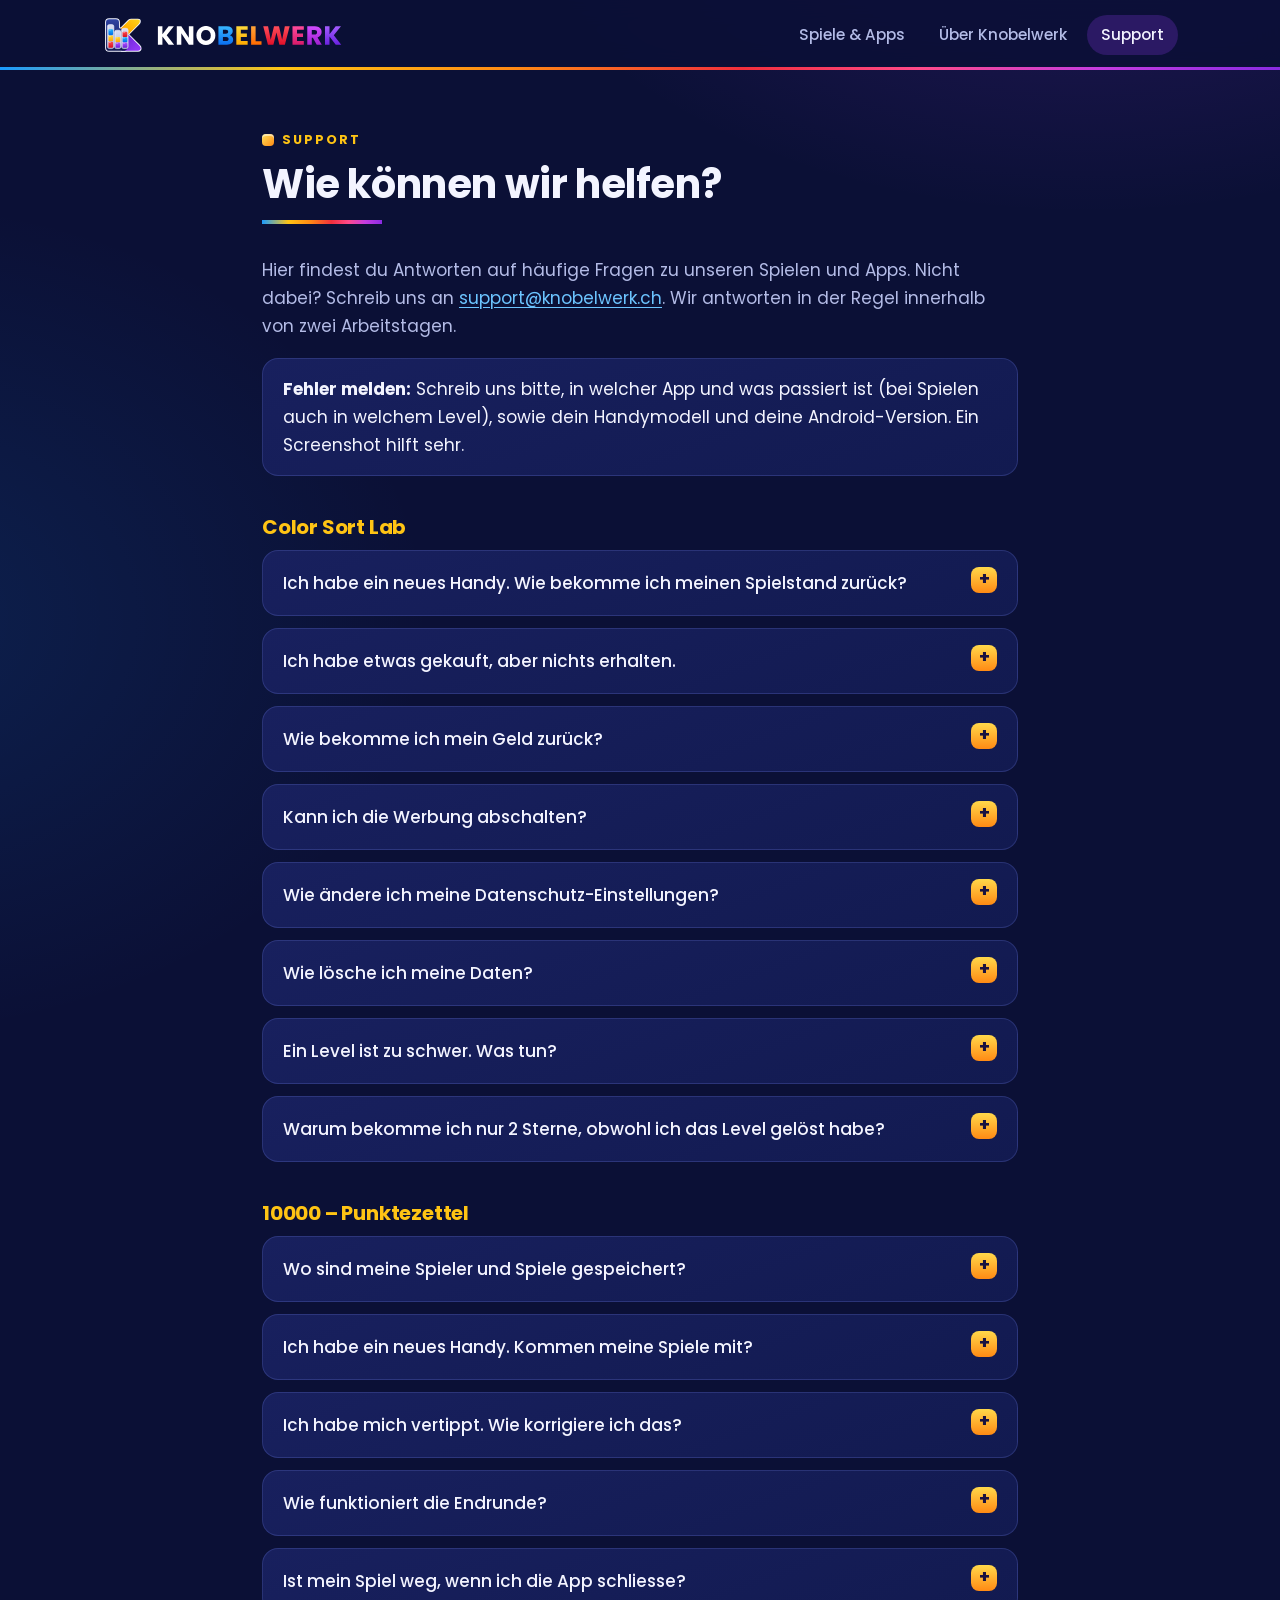
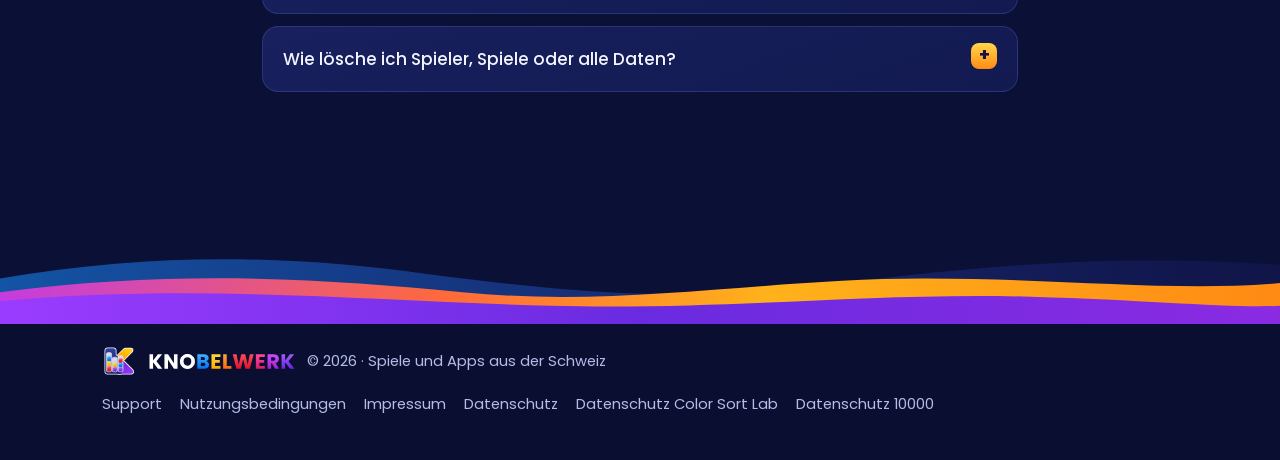
<file: support.html>
<!DOCTYPE html>
<html lang="de">
<head>
  <meta charset="utf-8">
  <meta name="viewport" content="width=device-width, initial-scale=1">
  <title>Support – Knobelwerk</title>
  <meta name="description" content="Hilfe zu den Spielen und Apps von Knobelwerk: Color Sort Lab, 10000 – Punktezettel, Datenschutz und Kontakt zum Support.">
  <meta name="theme-color" content="#0b1036">
  <meta property="og:title" content="Support – Knobelwerk">
  <meta property="og:description" content="Hilfe zu den Spielen und Apps von Knobelwerk: Color Sort Lab, 10000 – Punktezettel, Datenschutz und Kontakt zum Support.">
  <meta property="og:type" content="website">
  <meta property="og:site_name" content="Knobelwerk">
  <meta property="og:image" content="https://www.knobelwerk.ch/img/og-knobelwerk.png">
  <link rel="icon" href="/favicon.png" type="image/png">
  <link rel="apple-touch-icon" href="/apple-touch-icon.png">
  <link rel="preload" href="/fonts/poppins-bold.woff2" as="font" type="font/woff2" crossorigin>
  <link rel="stylesheet" href="/style.css">
</head>
<body>
  <header class="site-header">
    <div class="wrap">
      <a class="brand" href="/" aria-label="Knobelwerk – Startseite"><img class="brand-mark" src="/img/brand/knobelwerk-mark-kontur.svg" alt="" width="42" height="42"><img class="brand-word" src="/img/brand/knobelwerk-wordmark-hell.svg" alt="Knobelwerk" width="186" height="19"></a>
      <nav class="nav" aria-label="Hauptnavigation">
        <a href="/#spiele">Spiele & Apps</a>
        <a href="/#studio" class="hide-sm">Über Knobelwerk</a>
        <a href="/support.html" aria-current="page">Support</a>
      </nav>
    </div>
  </header>
  <main>
    <div class="doc">
      <span class="eyebrow">Support</span>
      <h1>Wie können wir helfen?</h1>
      <p class="muted">Hier findest du Antworten auf häufige Fragen zu unseren Spielen und Apps. Nicht dabei? Schreib uns an <a href="mailto:support@knobelwerk.ch">support@knobelwerk.ch</a>. Wir antworten in der Regel innerhalb von zwei Arbeitstagen.</p>
      <div class="box"><strong>Fehler melden:</strong> Schreib uns bitte, in welcher App und was passiert ist (bei Spielen auch in welchem Level), sowie dein Handymodell und deine Android-Version. Ein Screenshot hilft sehr.</div>

      <h2>Color Sort Lab</h2>
      <details><summary>Ich habe ein neues Handy. Wie bekomme ich meinen Spielstand zurück?</summary>
        <p>Der Spielstand liegt auf deinem Handy. Ist die Android-Datensicherung in deinem Google-Konto aktiv, wird er beim Einrichten des neuen Handys mit demselben Google-Konto meist automatisch wiederhergestellt. Prüfen kannst du das unter <em>Einstellungen → Google → Sicherung</em>.</p></details>
      <details><summary>Ich habe etwas gekauft, aber nichts erhalten.</summary>
        <p>Starte das Spiel neu und prüfe deine Internetverbindung – die App holt offene Käufe beim Start automatisch nach. Achte darauf, dass im Play Store dasselbe Google-Konto aktiv ist wie beim Kauf. Hilft das nicht, schreib uns mit der Bestellnummer aus der Kaufbestätigung von Google (beginnt mit „GPA.“).</p></details>
      <details><summary>Wie bekomme ich mein Geld zurück?</summary>
        <p>Rückerstattungen wickelt Google Play ab. Innerhalb von 48 Stunden nach dem Kauf kannst du sie direkt bei Google beantragen: <a href="https://support.google.com/googleplay/answer/2479637?hl=de">Rückerstattung bei Google Play</a>. Danach hilft dir unser Support weiter.</p></details>
      <details><summary>Kann ich die Werbung abschalten?</summary>
        <p>Ja. Mit dem Kauf „Ohne Werbung“ (oder dem Starterpaket) entfallen die Einblendungen zwischen den Leveln. Freiwillige Videos – etwa für einen Hinweis oder den doppelten Tagesbonus – kannst du weiterhin anschauen, musst aber nicht.</p></details>
      <details><summary>Wie ändere ich meine Datenschutz-Einstellungen?</summary>
        <p>In der App unter <em>Optionen → Datenschutz-Optionen</em>. Dort kannst du deine Einwilligung zu personalisierter Werbung und Statistik jederzeit ändern. Details stehen in der <a href="/color-sort-lab/datenschutz.html">Datenschutzerklärung</a>.</p></details>
      <details><summary>Wie lösche ich meine Daten?</summary>
        <p>Deinstalliere die App – damit ist dein Spielstand gelöscht. Die Werbe-ID setzt du in den Android-Einstellungen unter <em>Google → Werbung</em> zurück. Möchtest du, dass wir Statistikdaten bei Google löschen, schreib uns an <a href="mailto:support@knobelwerk.ch?subject=Datenl%C3%B6schung%20Color%20Sort%20Lab">support@knobelwerk.ch</a>.</p></details>
      <details><summary>Ein Level ist zu schwer. Was tun?</summary>
        <p>Jedes Level ist garantiert lösbar. Ein Hinweis zeigt dir den nächsten sinnvollen Zug, und für besonders verzwickte Proben gibt es ein Zusatzglas. Mit Hinweis oder Zusatzglas gibt es höchstens 2 Sterne – du kannst das Level später aber jederzeit für 3 Sterne wiederholen.</p></details>
      <details><summary>Warum bekomme ich nur 2 Sterne, obwohl ich das Level gelöst habe?</summary>
        <p>3 Sterne gibt es nur für die kürzeste Lösung (bei langen Leveln mit etwas Spielraum). Jeder „Zug zurück“ zählt mit. Oben im Level steht, bis zu wie vielen Zügen es 3 Sterne gibt.</p></details>


      <h2 id="zehntausend">10000 – Punktezettel</h2>
      <details><summary>Wo sind meine Spieler und Spiele gespeichert?</summary>
        <p>Ausschliesslich auf deinem Handy, im privaten Speicherbereich der App. Es gibt kein Konto und keine Übertragung ins Internet – auch wir sehen deine Daten nicht.</p></details>
      <details><summary>Ich habe ein neues Handy. Kommen meine Spiele mit?</summary>
        <p>Nein. Die App ist bewusst von der Android-Datensicherung ausgenommen, damit keine Kopie deiner Daten in deinem Google-Konto landet. Auf einem neuen Handy beginnst du deshalb mit einer leeren Spielerliste und Bibliothek.</p></details>
      <details><summary>Ich habe mich vertippt. Wie korrigiere ich das?</summary>
        <p>Vor dem Eintragen mit „-50“ oder „C“. Ist der Wurf schon eingetragen, holst du ihn mit „Rückgängig“ zurück.</p></details>
      <details><summary>Wie funktioniert die Endrunde?</summary>
        <p>Wer zuerst 10.000 Punkte erreicht, legt vor. Alle anderen haben danach genau noch einen Wurf, und die App zeigt an, wie viele Punkte zum Sieg nötig sind. Wer den Vorlegenden übertrifft, gewinnt – bei Gleichstand bleibt vorne, wer die Punktzahl zuerst hatte.</p></details>
      <details><summary>Ist mein Spiel weg, wenn ich die App schliesse?</summary>
        <p>Nein. Ein laufendes Spiel bleibt gespeichert und geht beim nächsten Öffnen weiter.</p></details>
      <details><summary>Wie lösche ich Spieler, Spiele oder alle Daten?</summary>
        <p>Einzelne Spiele und Spieler löschst du direkt in der App. Alles auf einmal unter <em>Einstellungen → Apps → 10000 → Speicher → Daten löschen</em> oder durch Deinstallieren der App. Mehr dazu in der <a href="/zehntausend/datenschutz.html">Datenschutzerklärung</a>.</p></details>
    </div>
  </main>
  <footer class="site-footer">
    <div class="wrap">
      <span class="foot-brand"><img src="/img/brand/knobelwerk-mark-kontur.svg" alt="" width="34" height="34"><img class="foot-word" src="/img/brand/knobelwerk-wordmark-hell.svg" alt="Knobelwerk" width="147" height="15"><span>© 2026 · Spiele und Apps aus der Schweiz</span></span>
      <nav aria-label="Rechtliches">
        <a href="/support.html">Support</a>
        <a href="/nutzungsbedingungen.html">Nutzungsbedingungen</a>
        <a href="/impressum.html">Impressum</a>
        <a href="/datenschutz.html">Datenschutz</a>
        <a href="/color-sort-lab/datenschutz.html">Datenschutz Color Sort Lab</a>
        <a href="/zehntausend/datenschutz.html">Datenschutz 10000</a>
      </nav>
    </div>
  </footer>
  <!-- Cloudflare Web Analytics --><script type='module' src='https://static.cloudflareinsights.com/beacon.min.js' data-cf-beacon='{"token": "4642e7c9e9e7427aa31e2b17c8c2f21d"}'></script><!-- End Cloudflare Web Analytics -->
</body>
</html>
</file>
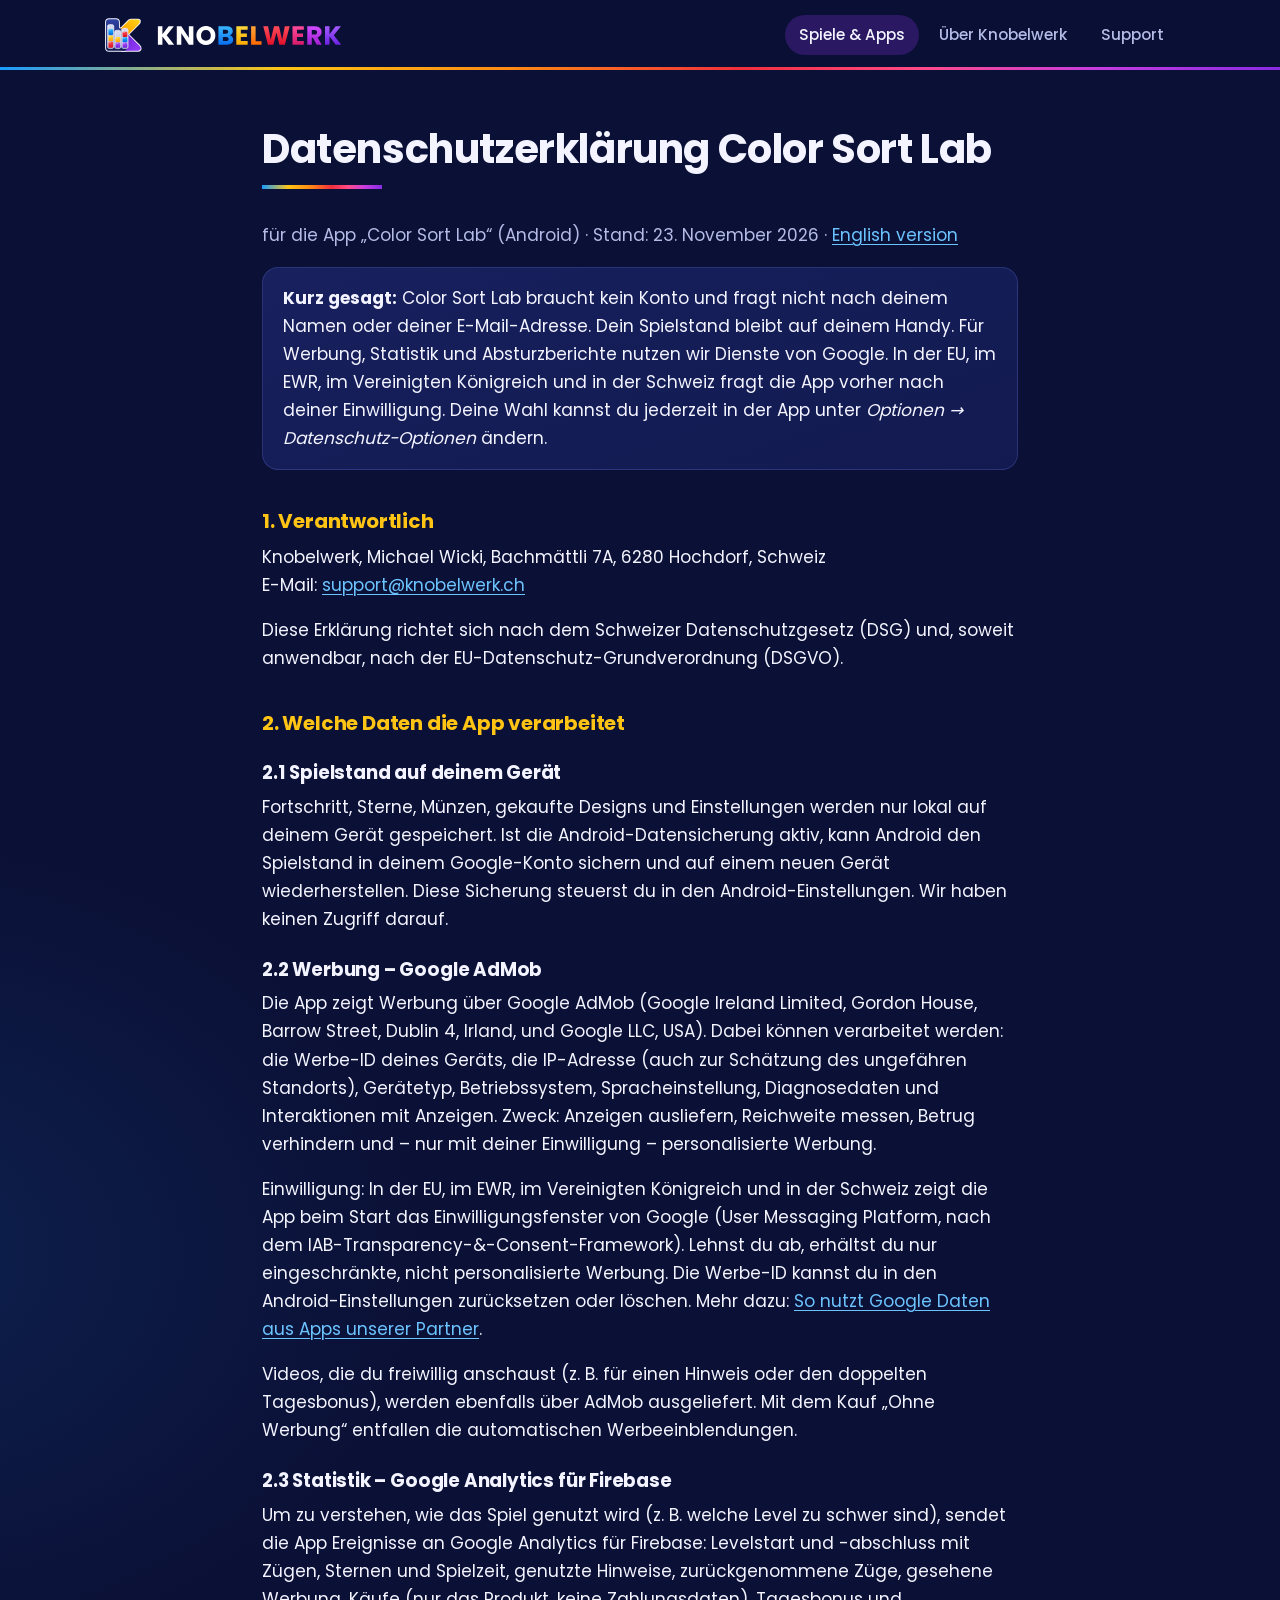
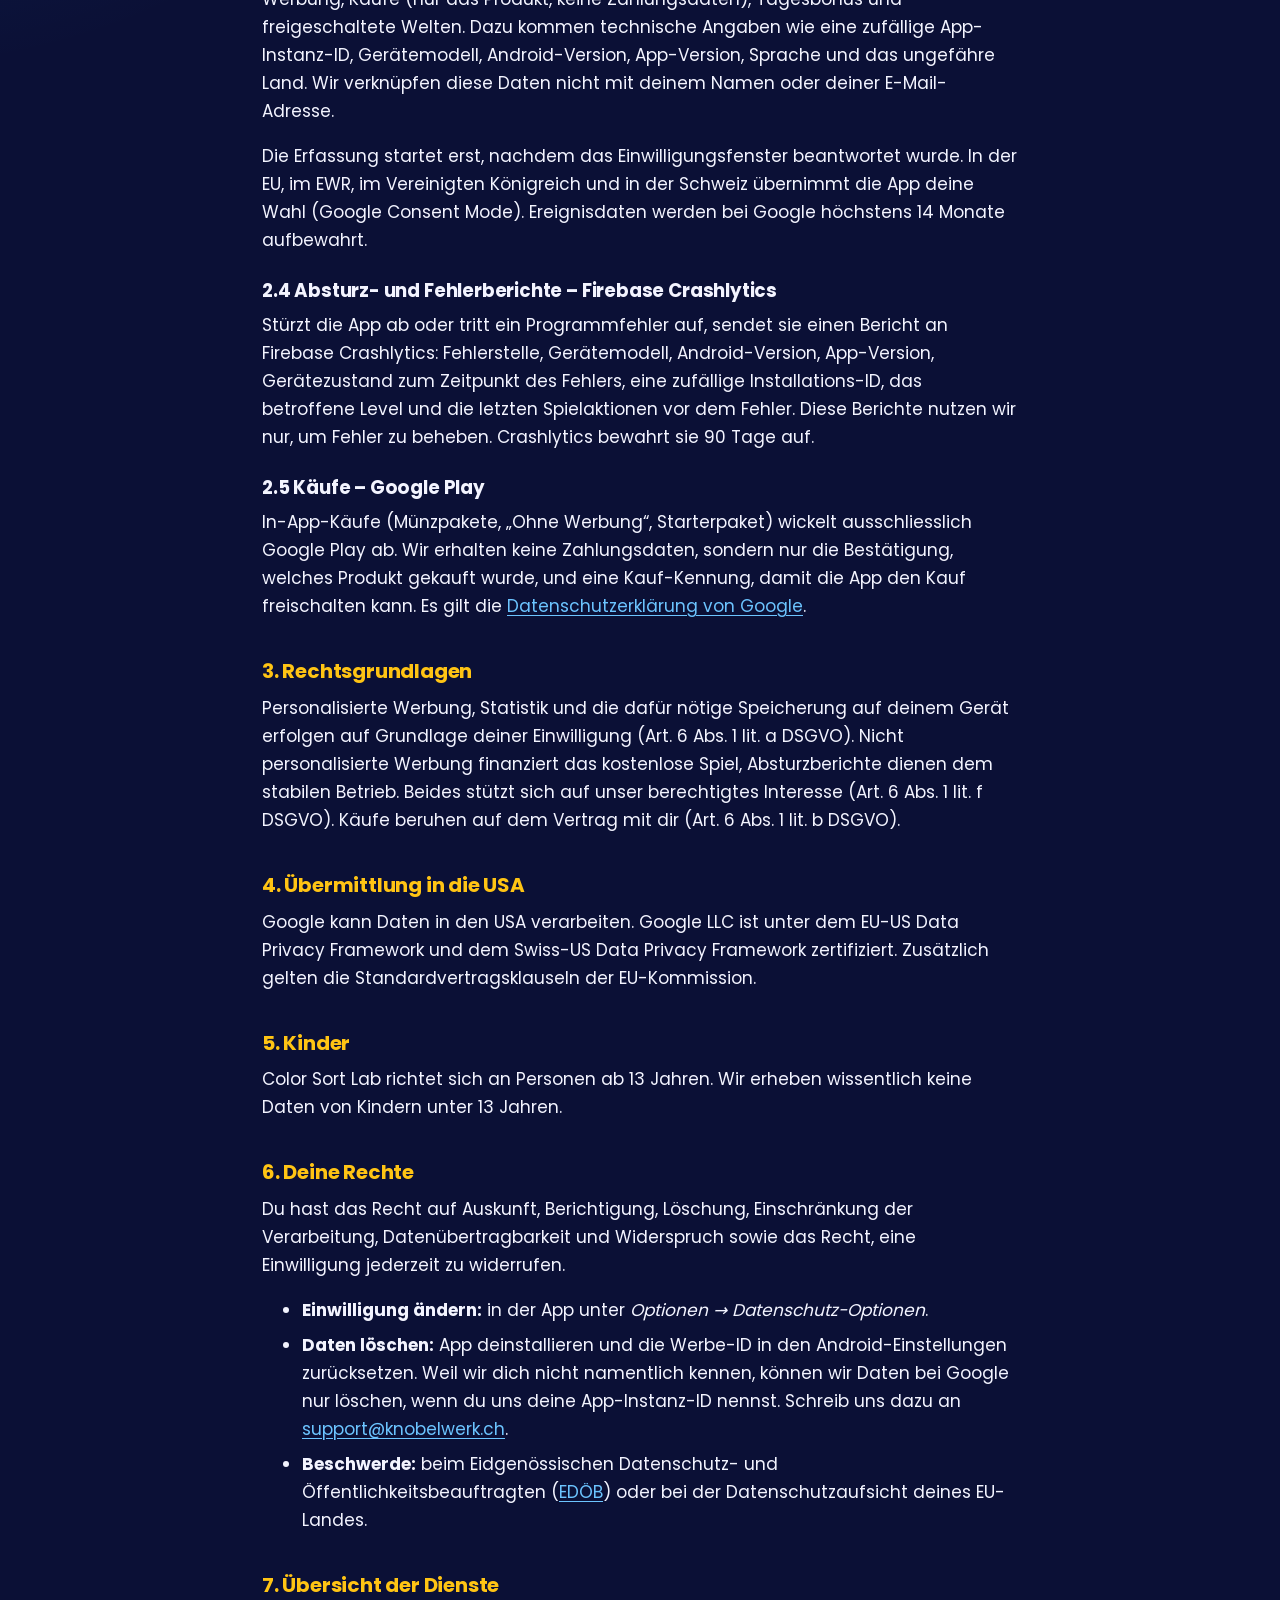
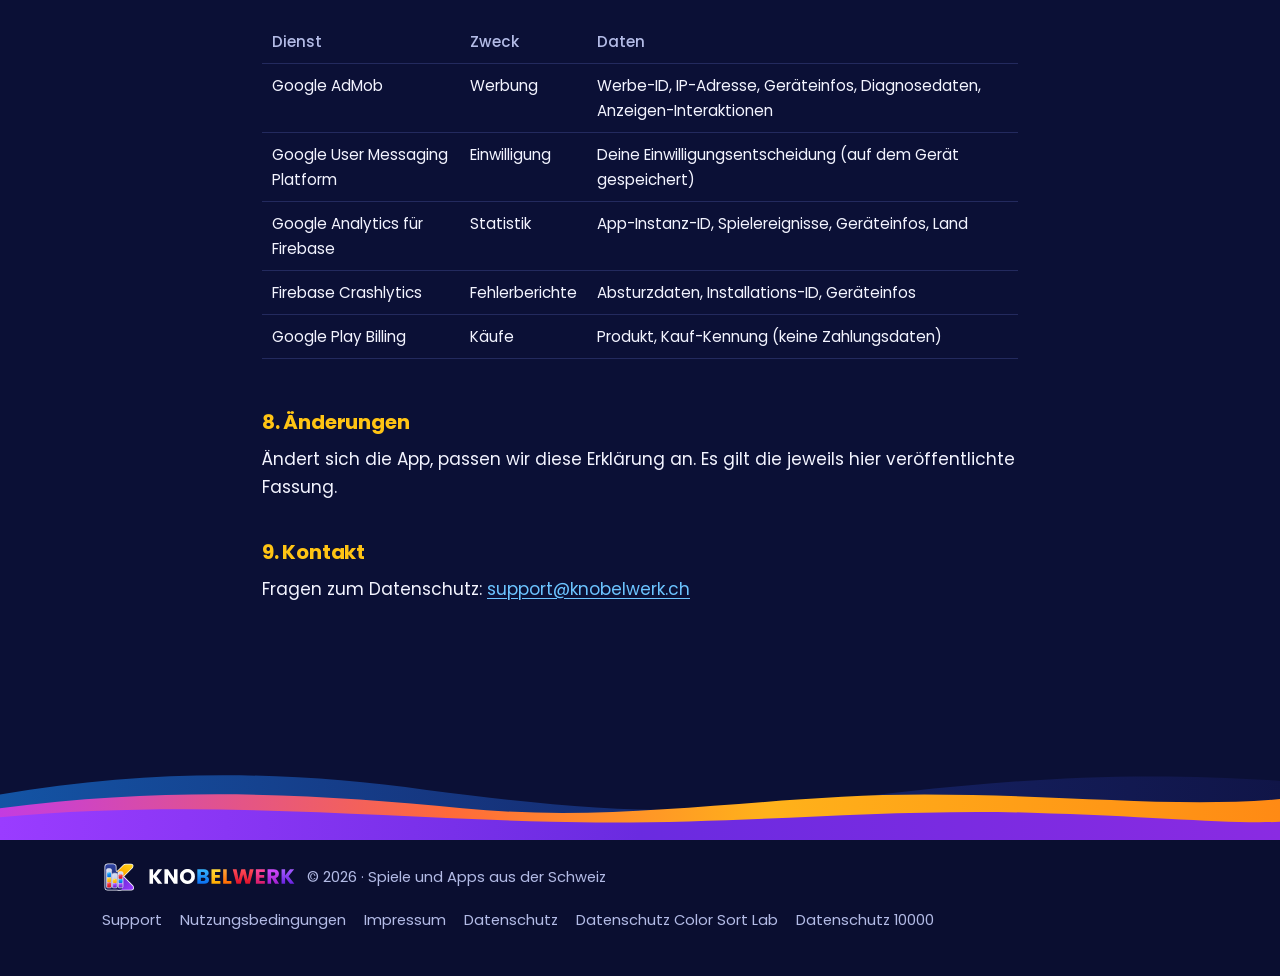
<file: color-sort-lab/datenschutz.html>
<!DOCTYPE html>
<html lang="de">
<head>
  <meta charset="utf-8">
  <meta name="viewport" content="width=device-width, initial-scale=1">
  <title>Datenschutzerklärung Color Sort Lab – Knobelwerk</title>
  <meta name="description" content="Datenschutzerklärung der App Color Sort Lab von Knobelwerk.">
  <meta name="theme-color" content="#0b1036">
  <meta property="og:title" content="Datenschutzerklärung Color Sort Lab – Knobelwerk">
  <meta property="og:description" content="Datenschutzerklärung der App Color Sort Lab von Knobelwerk.">
  <meta property="og:type" content="website">
  <meta property="og:site_name" content="Knobelwerk">
  <meta property="og:image" content="https://www.knobelwerk.ch/img/og-knobelwerk.png">
  <link rel="icon" href="/favicon.png" type="image/png">
  <link rel="apple-touch-icon" href="/apple-touch-icon.png">
  <link rel="preload" href="/fonts/poppins-bold.woff2" as="font" type="font/woff2" crossorigin>
  <link rel="stylesheet" href="/style.css">
</head>
<body>
  <header class="site-header">
    <div class="wrap">
      <a class="brand" href="/" aria-label="Knobelwerk – Startseite"><img class="brand-mark" src="/img/brand/knobelwerk-mark-kontur.svg" alt="" width="42" height="42"><img class="brand-word" src="/img/brand/knobelwerk-wordmark-hell.svg" alt="Knobelwerk" width="186" height="19"></a>
      <nav class="nav" aria-label="Hauptnavigation">
        <a href="/#spiele" aria-current="page">Spiele & Apps</a>
        <a href="/#studio" class="hide-sm">Über Knobelwerk</a>
        <a href="/support.html">Support</a>
      </nav>
    </div>
  </header>
  <main>
    <div class="doc">
      <h1>Datenschutzerklärung Color Sort Lab</h1>
      <p class="muted">für die App „Color Sort Lab“ (Android) · Stand: 23. November 2026 · <a href="/color-sort-lab/privacy.html" lang="en">English version</a></p>
      <div class="box"><strong>Kurz gesagt:</strong> Color Sort Lab braucht kein Konto und fragt nicht nach deinem Namen oder deiner E-Mail-Adresse. Dein Spielstand bleibt auf deinem Handy. Für Werbung, Statistik und Absturzberichte nutzen wir Dienste von Google. In der EU, im EWR, im Vereinigten Königreich und in der Schweiz fragt die App vorher nach deiner Einwilligung. Deine Wahl kannst du jederzeit in der App unter <em>Optionen → Datenschutz-Optionen</em> ändern.</div>

      <h2>1. Verantwortlich</h2>
      <p>Knobelwerk, Michael Wicki, Bachmättli 7A, 6280 Hochdorf, Schweiz<br>E-Mail: <a href="mailto:support@knobelwerk.ch">support@knobelwerk.ch</a></p>
      <p>Diese Erklärung richtet sich nach dem Schweizer Datenschutzgesetz (DSG) und, soweit anwendbar, nach der EU-Datenschutz-Grundverordnung (DSGVO).</p>

      <h2>2. Welche Daten die App verarbeitet</h2>
      <h3>2.1 Spielstand auf deinem Gerät</h3>
      <p>Fortschritt, Sterne, Münzen, gekaufte Designs und Einstellungen werden nur lokal auf deinem Gerät gespeichert. Ist die Android-Datensicherung aktiv, kann Android den Spielstand in deinem Google-Konto sichern und auf einem neuen Gerät wiederherstellen. Diese Sicherung steuerst du in den Android-Einstellungen. Wir haben keinen Zugriff darauf.</p>

      <h3>2.2 Werbung – Google AdMob</h3>
      <p>Die App zeigt Werbung über Google AdMob (Google Ireland Limited, Gordon House, Barrow Street, Dublin 4, Irland, und Google LLC, USA). Dabei können verarbeitet werden: die Werbe-ID deines Geräts, die IP-Adresse (auch zur Schätzung des ungefähren Standorts), Gerätetyp, Betriebssystem, Spracheinstellung, Diagnosedaten und Interaktionen mit Anzeigen. Zweck: Anzeigen ausliefern, Reichweite messen, Betrug verhindern und – nur mit deiner Einwilligung – personalisierte Werbung.</p>
      <p>Einwilligung: In der EU, im EWR, im Vereinigten Königreich und in der Schweiz zeigt die App beim Start das Einwilligungsfenster von Google (User Messaging Platform, nach dem IAB-Transparency-&amp;-Consent-Framework). Lehnst du ab, erhältst du nur eingeschränkte, nicht personalisierte Werbung. Die Werbe-ID kannst du in den Android-Einstellungen zurücksetzen oder löschen. Mehr dazu: <a href="https://policies.google.com/technologies/partner-sites?hl=de">So nutzt Google Daten aus Apps unserer Partner</a>.</p>
      <p>Videos, die du freiwillig anschaust (z. B. für einen Hinweis oder den doppelten Tagesbonus), werden ebenfalls über AdMob ausgeliefert. Mit dem Kauf „Ohne Werbung“ entfallen die automatischen Werbeeinblendungen.</p>

      <h3>2.3 Statistik – Google Analytics für Firebase</h3>
      <p>Um zu verstehen, wie das Spiel genutzt wird (z. B. welche Level zu schwer sind), sendet die App Ereignisse an Google Analytics für Firebase: Levelstart und -abschluss mit Zügen, Sternen und Spielzeit, genutzte Hinweise, zurückgenommene Züge, gesehene Werbung, Käufe (nur das Produkt, keine Zahlungsdaten), Tagesbonus und freigeschaltete Welten. Dazu kommen technische Angaben wie eine zufällige App-Instanz-ID, Gerätemodell, Android-Version, App-Version, Sprache und das ungefähre Land. Wir verknüpfen diese Daten nicht mit deinem Namen oder deiner E-Mail-Adresse.</p>
      <p>Die Erfassung startet erst, nachdem das Einwilligungsfenster beantwortet wurde. In der EU, im EWR, im Vereinigten Königreich und in der Schweiz übernimmt die App deine Wahl (Google Consent Mode). Ereignisdaten werden bei Google höchstens 14 Monate aufbewahrt.</p>

      <h3>2.4 Absturz- und Fehlerberichte – Firebase Crashlytics</h3>
      <p>Stürzt die App ab oder tritt ein Programmfehler auf, sendet sie einen Bericht an Firebase Crashlytics: Fehlerstelle, Gerätemodell, Android-Version, App-Version, Gerätezustand zum Zeitpunkt des Fehlers, eine zufällige Installations-ID, das betroffene Level und die letzten Spielaktionen vor dem Fehler. Diese Berichte nutzen wir nur, um Fehler zu beheben. Crashlytics bewahrt sie 90 Tage auf.</p>

      <h3>2.5 Käufe – Google Play</h3>
      <p>In-App-Käufe (Münzpakete, „Ohne Werbung“, Starterpaket) wickelt ausschliesslich Google Play ab. Wir erhalten keine Zahlungsdaten, sondern nur die Bestätigung, welches Produkt gekauft wurde, und eine Kauf-Kennung, damit die App den Kauf freischalten kann. Es gilt die <a href="https://policies.google.com/privacy?hl=de">Datenschutzerklärung von Google</a>.</p>

      <h2>3. Rechtsgrundlagen</h2>
      <p>Personalisierte Werbung, Statistik und die dafür nötige Speicherung auf deinem Gerät erfolgen auf Grundlage deiner Einwilligung (Art. 6 Abs. 1 lit. a DSGVO). Nicht personalisierte Werbung finanziert das kostenlose Spiel, Absturzberichte dienen dem stabilen Betrieb. Beides stützt sich auf unser berechtigtes Interesse (Art. 6 Abs. 1 lit. f DSGVO). Käufe beruhen auf dem Vertrag mit dir (Art. 6 Abs. 1 lit. b DSGVO).</p>

      <h2>4. Übermittlung in die USA</h2>
      <p>Google kann Daten in den USA verarbeiten. Google LLC ist unter dem EU-US Data Privacy Framework und dem Swiss-US Data Privacy Framework zertifiziert. Zusätzlich gelten die Standardvertragsklauseln der EU-Kommission.</p>

      <h2>5. Kinder</h2>
      <p>Color Sort Lab richtet sich an Personen ab 13 Jahren. Wir erheben wissentlich keine Daten von Kindern unter 13 Jahren.</p>

      <h2>6. Deine Rechte</h2>
      <p>Du hast das Recht auf Auskunft, Berichtigung, Löschung, Einschränkung der Verarbeitung, Datenübertragbarkeit und Widerspruch sowie das Recht, eine Einwilligung jederzeit zu widerrufen.</p>
      <ul>
        <li><strong>Einwilligung ändern:</strong> in der App unter <em>Optionen → Datenschutz-Optionen</em>.</li>
        <li><strong>Daten löschen:</strong> App deinstallieren und die Werbe-ID in den Android-Einstellungen zurücksetzen. Weil wir dich nicht namentlich kennen, können wir Daten bei Google nur löschen, wenn du uns deine App-Instanz-ID nennst. Schreib uns dazu an <a href="mailto:support@knobelwerk.ch">support@knobelwerk.ch</a>.</li>
        <li><strong>Beschwerde:</strong> beim Eidgenössischen Datenschutz- und Öffentlichkeitsbeauftragten (<a href="https://www.edoeb.admin.ch">EDÖB</a>) oder bei der Datenschutzaufsicht deines EU-Landes.</li>
      </ul>

      <h2>7. Übersicht der Dienste</h2>
      <div class="table-scroll"><table>
        <tr><th>Dienst</th><th>Zweck</th><th>Daten</th></tr>
        <tr><td>Google AdMob</td><td>Werbung</td><td>Werbe-ID, IP-Adresse, Geräteinfos, Diagnosedaten, Anzeigen-Interaktionen</td></tr>
        <tr><td>Google User Messaging Platform</td><td>Einwilligung</td><td>Deine Einwilligungsentscheidung (auf dem Gerät gespeichert)</td></tr>
        <tr><td>Google Analytics für Firebase</td><td>Statistik</td><td>App-Instanz-ID, Spielereignisse, Geräteinfos, Land</td></tr>
        <tr><td>Firebase Crashlytics</td><td>Fehlerberichte</td><td>Absturzdaten, Installations-ID, Geräteinfos</td></tr>
        <tr><td>Google Play Billing</td><td>Käufe</td><td>Produkt, Kauf-Kennung (keine Zahlungsdaten)</td></tr>
      </table></div>

      <h2>8. Änderungen</h2>
      <p>Ändert sich die App, passen wir diese Erklärung an. Es gilt die jeweils hier veröffentlichte Fassung.</p>
      <h2>9. Kontakt</h2>
      <p>Fragen zum Datenschutz: <a href="mailto:support@knobelwerk.ch">support@knobelwerk.ch</a></p>
    </div>
  </main>
  <footer class="site-footer">
    <div class="wrap">
      <span class="foot-brand"><img src="/img/brand/knobelwerk-mark-kontur.svg" alt="" width="34" height="34"><img class="foot-word" src="/img/brand/knobelwerk-wordmark-hell.svg" alt="Knobelwerk" width="147" height="15"><span>© 2026 · Spiele und Apps aus der Schweiz</span></span>
      <nav aria-label="Rechtliches">
        <a href="/support.html">Support</a>
        <a href="/nutzungsbedingungen.html">Nutzungsbedingungen</a>
        <a href="/impressum.html">Impressum</a>
        <a href="/datenschutz.html">Datenschutz</a>
        <a href="/color-sort-lab/datenschutz.html">Datenschutz Color Sort Lab</a>
        <a href="/zehntausend/datenschutz.html">Datenschutz 10000</a>
      </nav>
    </div>
  </footer>
  <!-- Cloudflare Web Analytics --><script type='module' src='https://static.cloudflareinsights.com/beacon.min.js' data-cf-beacon='{"token": "4642e7c9e9e7427aa31e2b17c8c2f21d"}'></script><!-- End Cloudflare Web Analytics -->
</body>
</html>
</file>
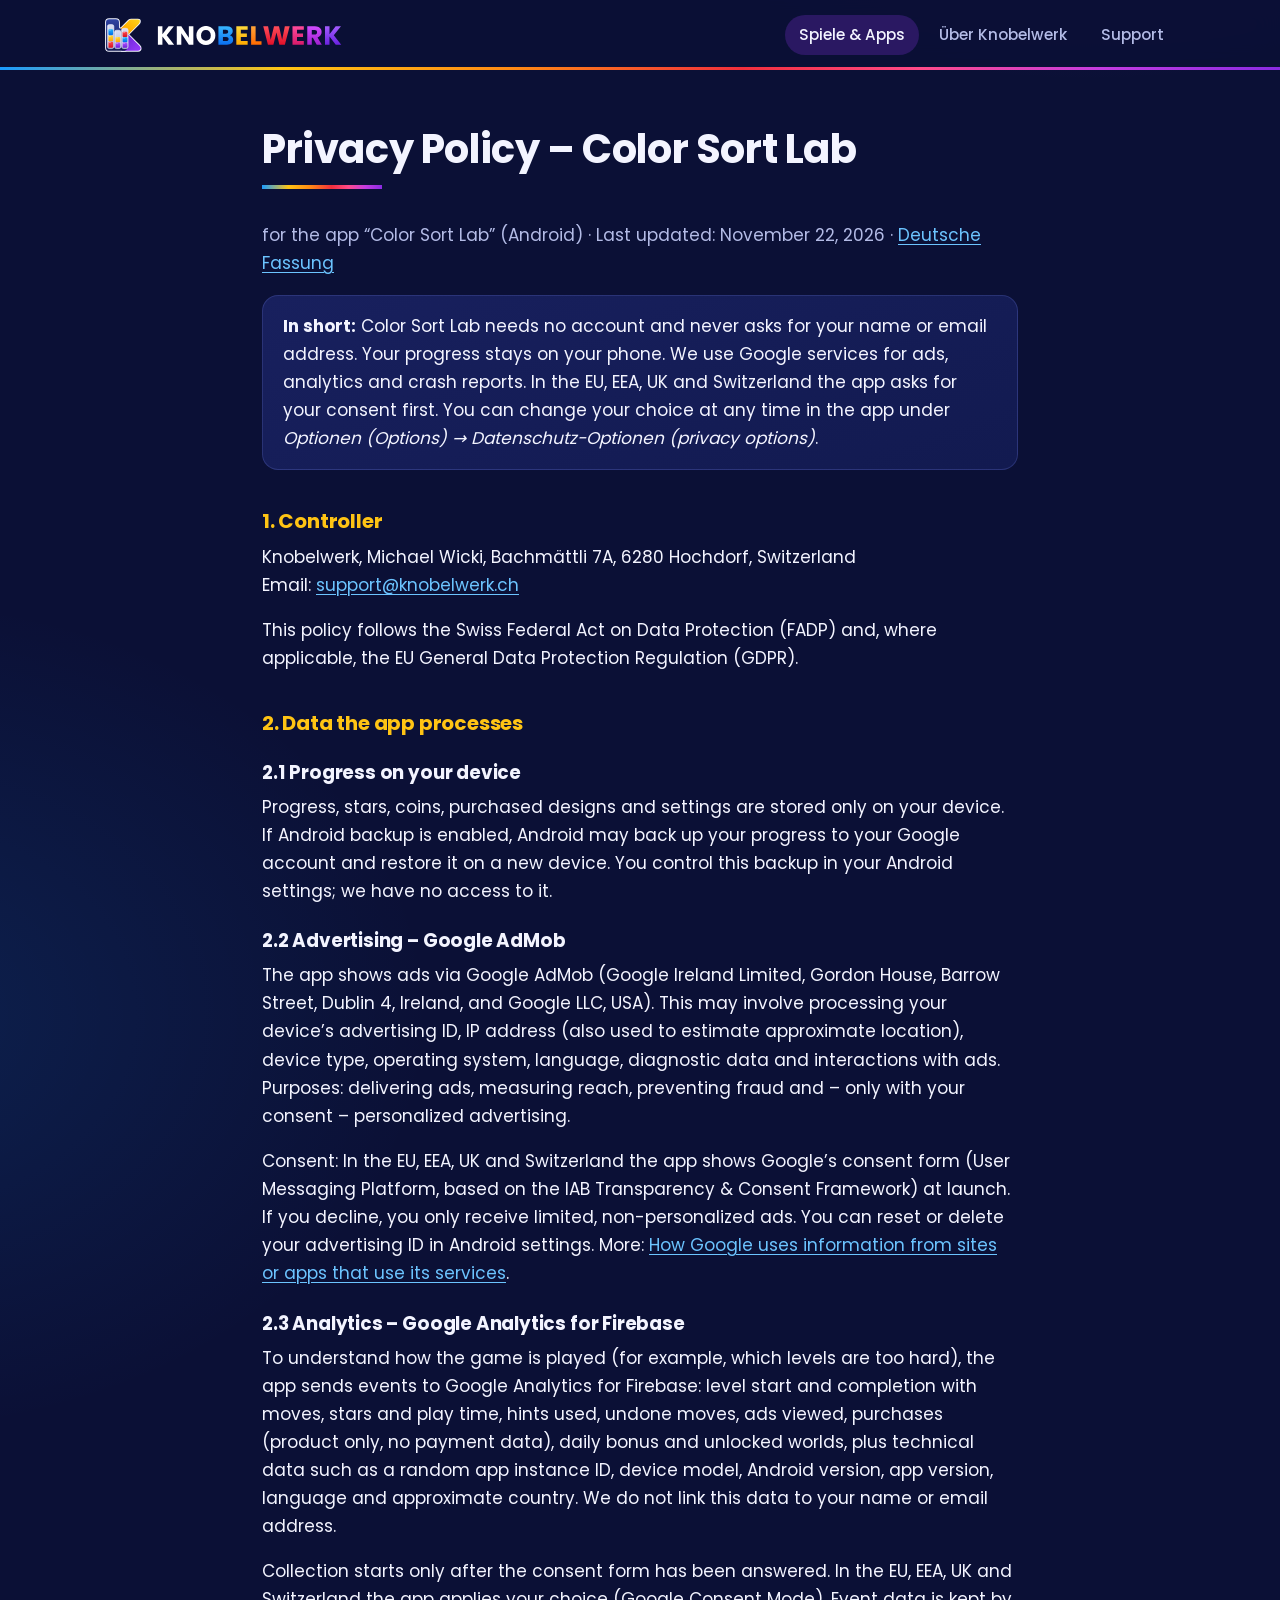
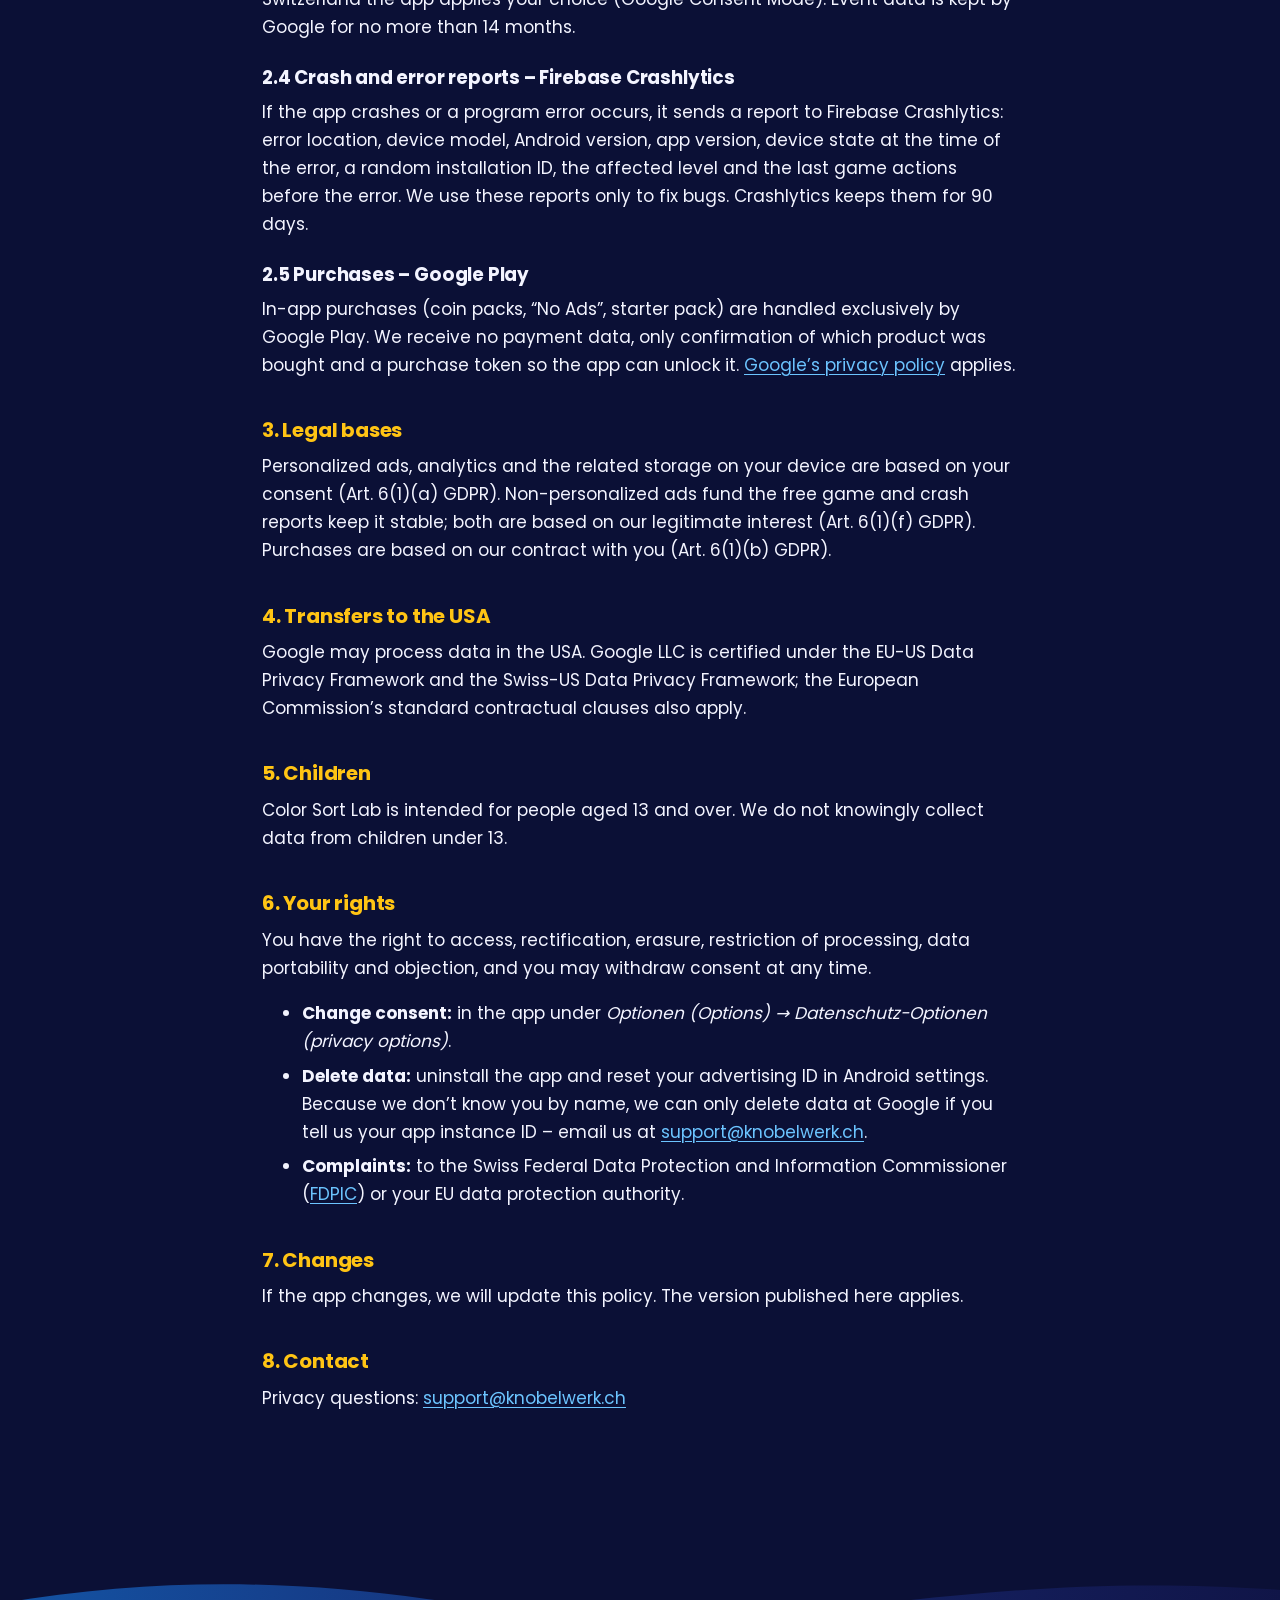
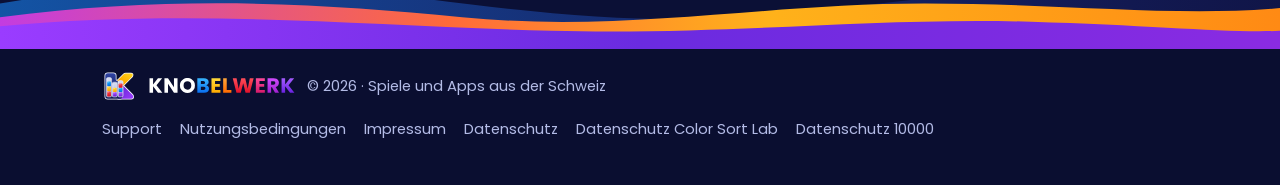
<file: color-sort-lab/privacy.html>
<!DOCTYPE html>
<html lang="en">
<head>
  <meta charset="utf-8">
  <meta name="viewport" content="width=device-width, initial-scale=1">
  <title>Privacy Policy Color Sort Lab – Knobelwerk</title>
  <meta name="description" content="Privacy policy for the Color Sort Lab app by Knobelwerk.">
  <meta name="theme-color" content="#0b1036">
  <meta property="og:title" content="Privacy Policy Color Sort Lab – Knobelwerk">
  <meta property="og:description" content="Privacy policy for the Color Sort Lab app by Knobelwerk.">
  <meta property="og:type" content="website">
  <meta property="og:site_name" content="Knobelwerk">
  <meta property="og:image" content="https://www.knobelwerk.ch/img/og-knobelwerk.png">
  <link rel="icon" href="/favicon.png" type="image/png">
  <link rel="apple-touch-icon" href="/apple-touch-icon.png">
  <link rel="preload" href="/fonts/poppins-bold.woff2" as="font" type="font/woff2" crossorigin>
  <link rel="stylesheet" href="/style.css">
</head>
<body>
  <header class="site-header">
    <div class="wrap">
      <a class="brand" href="/" aria-label="Knobelwerk – Startseite"><img class="brand-mark" src="/img/brand/knobelwerk-mark-kontur.svg" alt="" width="42" height="42"><img class="brand-word" src="/img/brand/knobelwerk-wordmark-hell.svg" alt="Knobelwerk" width="186" height="19"></a>
      <nav class="nav" aria-label="Hauptnavigation">
        <a href="/#spiele" aria-current="page">Spiele & Apps</a>
        <a href="/#studio" class="hide-sm">Über Knobelwerk</a>
        <a href="/support.html">Support</a>
      </nav>
    </div>
  </header>
  <main>
    <div class="doc">
      <h1>Privacy Policy – Color Sort Lab</h1>
      <p class="muted">for the app “Color Sort Lab” (Android) · Last updated: November 22, 2026 · <a href="/color-sort-lab/datenschutz.html" lang="de">Deutsche Fassung</a></p>
      <div class="box"><strong>In short:</strong> Color Sort Lab needs no account and never asks for your name or email address. Your progress stays on your phone. We use Google services for ads, analytics and crash reports. In the EU, EEA, UK and Switzerland the app asks for your consent first. You can change your choice at any time in the app under <em>Optionen (Options) → Datenschutz-Optionen (privacy options)</em>.</div>

      <h2>1. Controller</h2>
      <p>Knobelwerk, Michael Wicki, Bachmättli 7A, 6280 Hochdorf, Switzerland<br>Email: <a href="mailto:support@knobelwerk.ch">support@knobelwerk.ch</a></p>
      <p>This policy follows the Swiss Federal Act on Data Protection (FADP) and, where applicable, the EU General Data Protection Regulation (GDPR).</p>

      <h2>2. Data the app processes</h2>
      <h3>2.1 Progress on your device</h3>
      <p>Progress, stars, coins, purchased designs and settings are stored only on your device. If Android backup is enabled, Android may back up your progress to your Google account and restore it on a new device. You control this backup in your Android settings; we have no access to it.</p>
      <h3>2.2 Advertising – Google AdMob</h3>
      <p>The app shows ads via Google AdMob (Google Ireland Limited, Gordon House, Barrow Street, Dublin 4, Ireland, and Google LLC, USA). This may involve processing your device’s advertising ID, IP address (also used to estimate approximate location), device type, operating system, language, diagnostic data and interactions with ads. Purposes: delivering ads, measuring reach, preventing fraud and – only with your consent – personalized advertising.</p>
      <p>Consent: In the EU, EEA, UK and Switzerland the app shows Google’s consent form (User Messaging Platform, based on the IAB Transparency &amp; Consent Framework) at launch. If you decline, you only receive limited, non-personalized ads. You can reset or delete your advertising ID in Android settings. More: <a href="https://policies.google.com/technologies/partner-sites">How Google uses information from sites or apps that use its services</a>.</p>
      <h3>2.3 Analytics – Google Analytics for Firebase</h3>
      <p>To understand how the game is played (for example, which levels are too hard), the app sends events to Google Analytics for Firebase: level start and completion with moves, stars and play time, hints used, undone moves, ads viewed, purchases (product only, no payment data), daily bonus and unlocked worlds, plus technical data such as a random app instance ID, device model, Android version, app version, language and approximate country. We do not link this data to your name or email address.</p>
      <p>Collection starts only after the consent form has been answered. In the EU, EEA, UK and Switzerland the app applies your choice (Google Consent Mode). Event data is kept by Google for no more than 14 months.</p>
      <h3>2.4 Crash and error reports – Firebase Crashlytics</h3>
      <p>If the app crashes or a program error occurs, it sends a report to Firebase Crashlytics: error location, device model, Android version, app version, device state at the time of the error, a random installation ID, the affected level and the last game actions before the error. We use these reports only to fix bugs. Crashlytics keeps them for 90 days.</p>
      <h3>2.5 Purchases – Google Play</h3>
      <p>In-app purchases (coin packs, “No Ads”, starter pack) are handled exclusively by Google Play. We receive no payment data, only confirmation of which product was bought and a purchase token so the app can unlock it. <a href="https://policies.google.com/privacy">Google’s privacy policy</a> applies.</p>

      <h2>3. Legal bases</h2>
      <p>Personalized ads, analytics and the related storage on your device are based on your consent (Art. 6(1)(a) GDPR). Non-personalized ads fund the free game and crash reports keep it stable; both are based on our legitimate interest (Art. 6(1)(f) GDPR). Purchases are based on our contract with you (Art. 6(1)(b) GDPR).</p>
      <h2>4. Transfers to the USA</h2>
      <p>Google may process data in the USA. Google LLC is certified under the EU-US Data Privacy Framework and the Swiss-US Data Privacy Framework; the European Commission’s standard contractual clauses also apply.</p>
      <h2>5. Children</h2>
      <p>Color Sort Lab is intended for people aged 13 and over. We do not knowingly collect data from children under 13.</p>
      <h2>6. Your rights</h2>
      <p>You have the right to access, rectification, erasure, restriction of processing, data portability and objection, and you may withdraw consent at any time.</p>
      <ul>
        <li><strong>Change consent:</strong> in the app under <em>Optionen (Options) → Datenschutz-Optionen (privacy options)</em>.</li>
        <li><strong>Delete data:</strong> uninstall the app and reset your advertising ID in Android settings. Because we don’t know you by name, we can only delete data at Google if you tell us your app instance ID – email us at <a href="mailto:support@knobelwerk.ch">support@knobelwerk.ch</a>.</li>
        <li><strong>Complaints:</strong> to the Swiss Federal Data Protection and Information Commissioner (<a href="https://www.edoeb.admin.ch">FDPIC</a>) or your EU data protection authority.</li>
      </ul>
      <h2>7. Changes</h2>
      <p>If the app changes, we will update this policy. The version published here applies.</p>
      <h2>8. Contact</h2>
      <p>Privacy questions: <a href="mailto:support@knobelwerk.ch">support@knobelwerk.ch</a></p>
    </div>
  </main>
  <footer class="site-footer">
    <div class="wrap">
      <span class="foot-brand"><img src="/img/brand/knobelwerk-mark-kontur.svg" alt="" width="34" height="34"><img class="foot-word" src="/img/brand/knobelwerk-wordmark-hell.svg" alt="Knobelwerk" width="147" height="15"><span>© 2026 · Spiele und Apps aus der Schweiz</span></span>
      <nav aria-label="Rechtliches">
        <a href="/support.html">Support</a>
        <a href="/nutzungsbedingungen.html">Nutzungsbedingungen</a>
        <a href="/impressum.html">Impressum</a>
        <a href="/datenschutz.html">Datenschutz</a>
        <a href="/color-sort-lab/datenschutz.html">Datenschutz Color Sort Lab</a>
        <a href="/zehntausend/datenschutz.html">Datenschutz 10000</a>
      </nav>
    </div>
  </footer>
  <!-- Cloudflare Web Analytics --><script type='module' src='https://static.cloudflareinsights.com/beacon.min.js' data-cf-beacon='{"token": "4642e7c9e9e7427aa31e2b17c8c2f21d"}'></script><!-- End Cloudflare Web Analytics -->
</body>
</html>
</file>
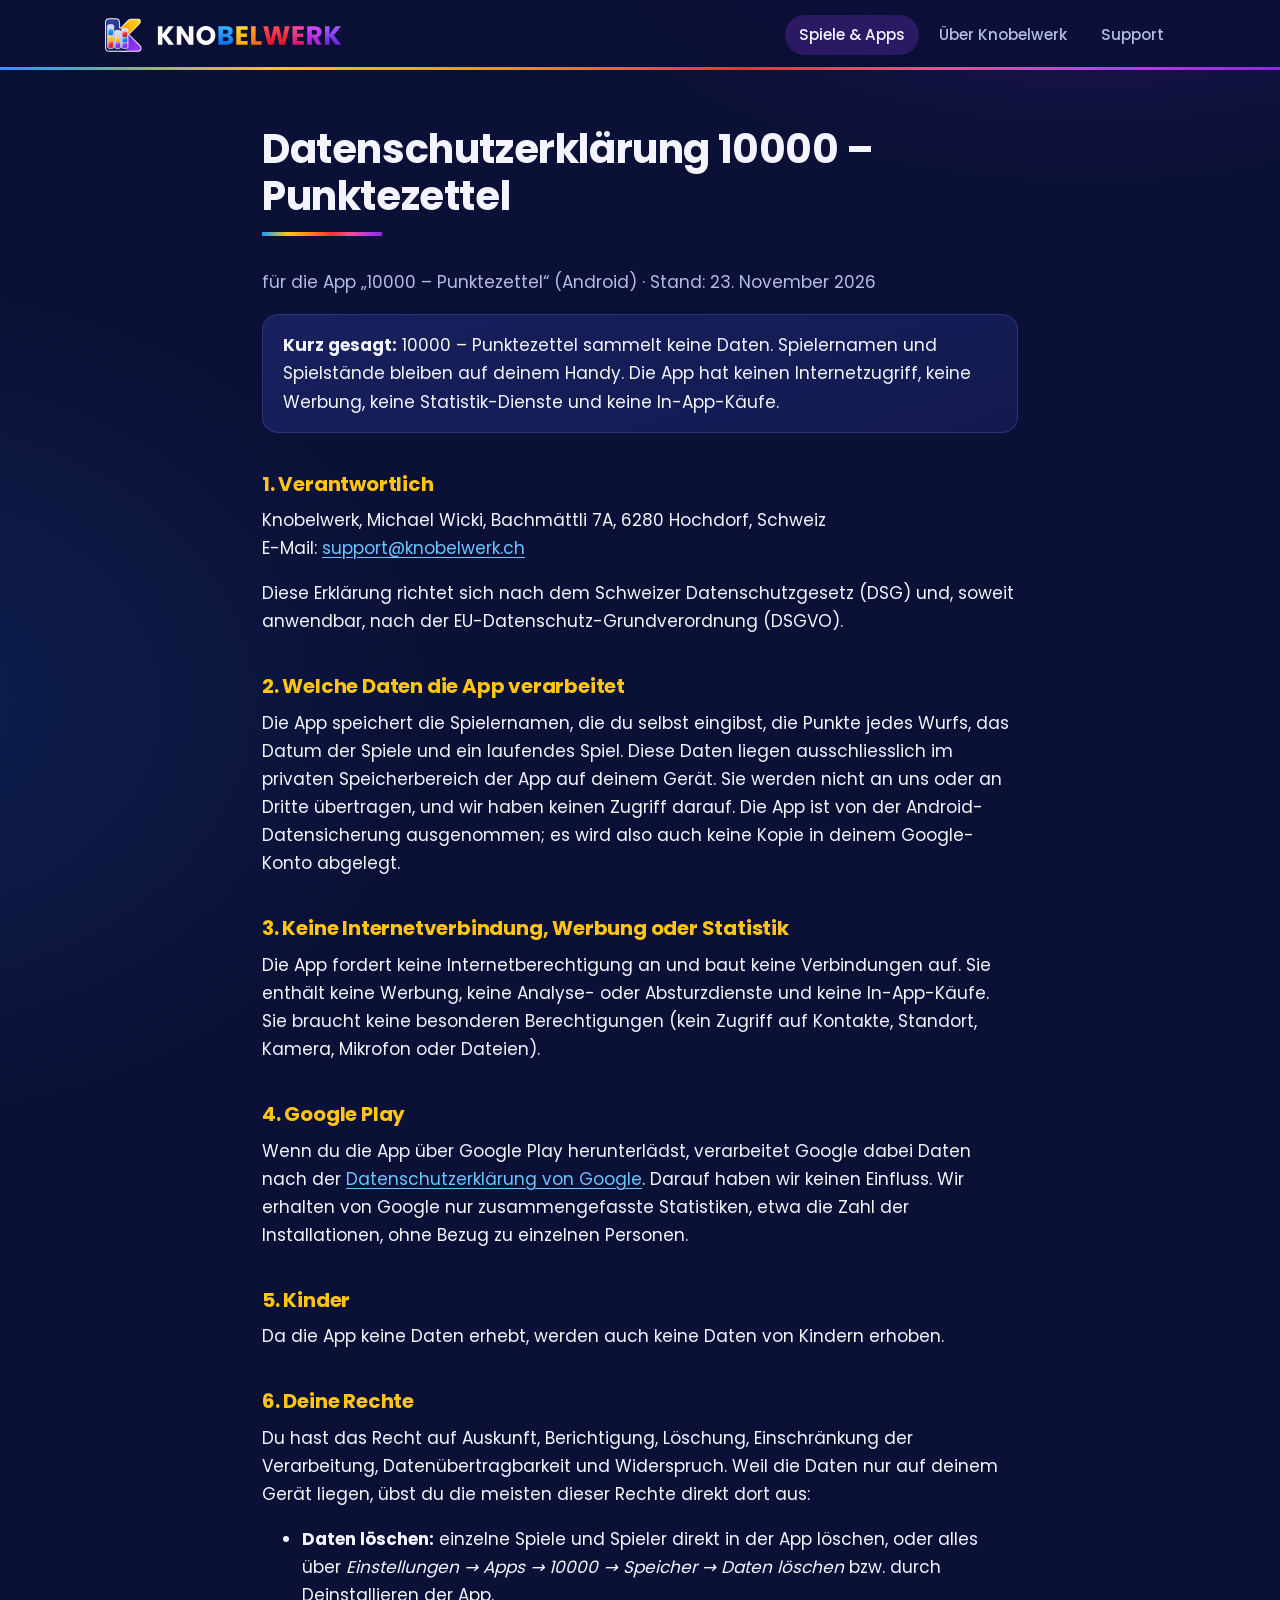
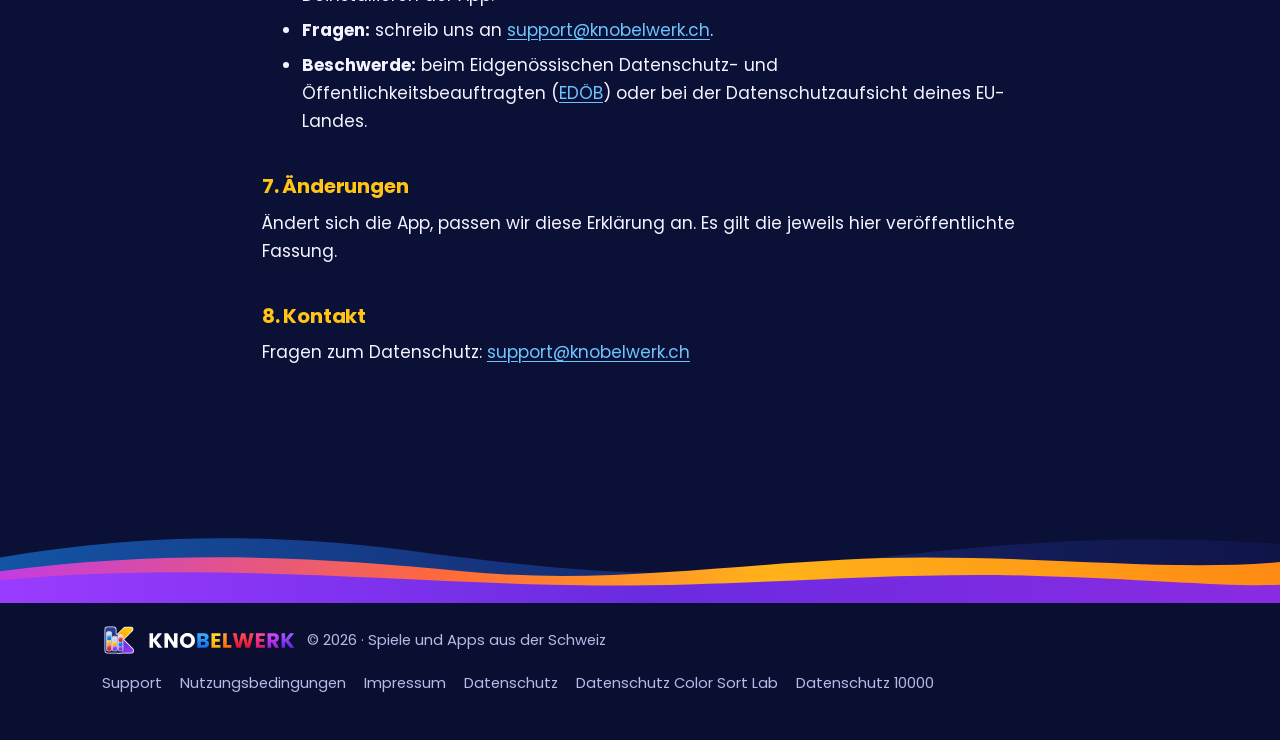
<file: zehntausend/datenschutz.html>
<!DOCTYPE html>
<html lang="de">
<head>
  <meta charset="utf-8">
  <meta name="viewport" content="width=device-width, initial-scale=1">
  <title>Datenschutzerklärung 10000 – Punktezettel – Knobelwerk</title>
  <meta name="description" content="Datenschutzerklärung der App 10000 – Punktezettel von Knobelwerk.">
  <meta name="theme-color" content="#0b1036">
  <meta property="og:title" content="Datenschutzerklärung 10000 – Punktezettel – Knobelwerk">
  <meta property="og:description" content="Datenschutzerklärung der App 10000 – Punktezettel von Knobelwerk.">
  <meta property="og:type" content="website">
  <meta property="og:site_name" content="Knobelwerk">
  <meta property="og:image" content="https://www.knobelwerk.ch/img/og-knobelwerk.png">
  <link rel="icon" href="/favicon.png" type="image/png">
  <link rel="apple-touch-icon" href="/apple-touch-icon.png">
  <link rel="preload" href="/fonts/poppins-bold.woff2" as="font" type="font/woff2" crossorigin>
  <link rel="stylesheet" href="/style.css">
</head>
<body>
  <header class="site-header">
    <div class="wrap">
      <a class="brand" href="/" aria-label="Knobelwerk – Startseite"><img class="brand-mark" src="/img/brand/knobelwerk-mark-kontur.svg" alt="" width="42" height="42"><img class="brand-word" src="/img/brand/knobelwerk-wordmark-hell.svg" alt="Knobelwerk" width="186" height="19"></a>
      <nav class="nav" aria-label="Hauptnavigation">
        <a href="/#spiele" aria-current="page">Spiele & Apps</a>
        <a href="/#studio" class="hide-sm">Über Knobelwerk</a>
        <a href="/support.html">Support</a>
      </nav>
    </div>
  </header>
  <main>
    <div class="doc">
      <h1>Datenschutzerklärung 10000 – Punktezettel</h1>
      <p class="muted">für die App „10000 – Punktezettel“ (Android) · Stand: 23. November 2026</p>
      <div class="box"><strong>Kurz gesagt:</strong> 10000 – Punktezettel sammelt keine Daten. Spielernamen und Spielstände bleiben auf deinem Handy. Die App hat keinen Internetzugriff, keine Werbung, keine Statistik-Dienste und keine In-App-Käufe.</div>

      <h2>1. Verantwortlich</h2>
      <p>Knobelwerk, Michael Wicki, Bachmättli 7A, 6280 Hochdorf, Schweiz<br>E-Mail: <a href="mailto:support@knobelwerk.ch">support@knobelwerk.ch</a></p>
      <p>Diese Erklärung richtet sich nach dem Schweizer Datenschutzgesetz (DSG) und, soweit anwendbar, nach der EU-Datenschutz-Grundverordnung (DSGVO).</p>

      <h2>2. Welche Daten die App verarbeitet</h2>
      <p>Die App speichert die Spielernamen, die du selbst eingibst, die Punkte jedes Wurfs, das Datum der Spiele und ein laufendes Spiel. Diese Daten liegen ausschliesslich im privaten Speicherbereich der App auf deinem Gerät. Sie werden nicht an uns oder an Dritte übertragen, und wir haben keinen Zugriff darauf. Die App ist von der Android-Datensicherung ausgenommen; es wird also auch keine Kopie in deinem Google-Konto abgelegt.</p>

      <h2>3. Keine Internetverbindung, Werbung oder Statistik</h2>
      <p>Die App fordert keine Internetberechtigung an und baut keine Verbindungen auf. Sie enthält keine Werbung, keine Analyse- oder Absturzdienste und keine In-App-Käufe. Sie braucht keine besonderen Berechtigungen (kein Zugriff auf Kontakte, Standort, Kamera, Mikrofon oder Dateien).</p>

      <h2>4. Google Play</h2>
      <p>Wenn du die App über Google Play herunterlädst, verarbeitet Google dabei Daten nach der <a href="https://policies.google.com/privacy?hl=de">Datenschutzerklärung von Google</a>. Darauf haben wir keinen Einfluss. Wir erhalten von Google nur zusammengefasste Statistiken, etwa die Zahl der Installationen, ohne Bezug zu einzelnen Personen.</p>

      <h2>5. Kinder</h2>
      <p>Da die App keine Daten erhebt, werden auch keine Daten von Kindern erhoben.</p>

      <h2>6. Deine Rechte</h2>
      <p>Du hast das Recht auf Auskunft, Berichtigung, Löschung, Einschränkung der Verarbeitung, Datenübertragbarkeit und Widerspruch. Weil die Daten nur auf deinem Gerät liegen, übst du die meisten dieser Rechte direkt dort aus:</p>
      <ul>
        <li><strong>Daten löschen:</strong> einzelne Spiele und Spieler direkt in der App löschen, oder alles über <em>Einstellungen → Apps → 10000 → Speicher → Daten löschen</em> bzw. durch Deinstallieren der App.</li>
        <li><strong>Fragen:</strong> schreib uns an <a href="mailto:support@knobelwerk.ch">support@knobelwerk.ch</a>.</li>
        <li><strong>Beschwerde:</strong> beim Eidgenössischen Datenschutz- und Öffentlichkeitsbeauftragten (<a href="https://www.edoeb.admin.ch">EDÖB</a>) oder bei der Datenschutzaufsicht deines EU-Landes.</li>
      </ul>

      <h2>7. Änderungen</h2>
      <p>Ändert sich die App, passen wir diese Erklärung an. Es gilt die jeweils hier veröffentlichte Fassung.</p>
      <h2>8. Kontakt</h2>
      <p>Fragen zum Datenschutz: <a href="mailto:support@knobelwerk.ch">support@knobelwerk.ch</a></p>
    </div>
  </main>
  <footer class="site-footer">
    <div class="wrap">
      <span class="foot-brand"><img src="/img/brand/knobelwerk-mark-kontur.svg" alt="" width="34" height="34"><img class="foot-word" src="/img/brand/knobelwerk-wordmark-hell.svg" alt="Knobelwerk" width="147" height="15"><span>© 2026 · Spiele und Apps aus der Schweiz</span></span>
      <nav aria-label="Rechtliches">
        <a href="/support.html">Support</a>
        <a href="/nutzungsbedingungen.html">Nutzungsbedingungen</a>
        <a href="/impressum.html">Impressum</a>
        <a href="/datenschutz.html">Datenschutz</a>
        <a href="/color-sort-lab/datenschutz.html">Datenschutz Color Sort Lab</a>
        <a href="/zehntausend/datenschutz.html">Datenschutz 10000</a>
      </nav>
    </div>
  </footer>
  <!-- Cloudflare Web Analytics --><script type='module' src='https://static.cloudflareinsights.com/beacon.min.js' data-cf-beacon='{"token": "4642e7c9e9e7427aa31e2b17c8c2f21d"}'></script><!-- End Cloudflare Web Analytics -->
</body>
</html>
</file>
<file: style.css>
/* Knobelwerk – gemeinsames Aussehen aller Seiten (Marken-Look 2026: dunkles Navy/Violett, bunte Klötze, Wellen).
   Schriften liegen lokal (keine Google-Server). Marken-Grafiken liegen in /img/brand/. */
@font-face { font-family: "Poppins"; src: url("/fonts/poppins-regular.woff2") format("woff2"); font-weight: 400; font-display: swap; }
@font-face { font-family: "Poppins"; src: url("/fonts/poppins-medium.woff2") format("woff2"); font-weight: 500; font-display: swap; }
@font-face { font-family: "Poppins"; src: url("/fonts/poppins-bold.woff2") format("woff2"); font-weight: 700; font-display: swap; }

:root {
  /* Hintergrund: dunkles Navy mit Violett-Stich, wie die dunklen Banner der Marke */
  --bg: #0b1036;
  --bg-2: #0f1646;
  --panel: #18205e;
  --panel-2: #121a50;
  --line: rgba(132, 146, 255, .2);
  --text: #f3f4ff;
  --muted: #b3bbe6;
  --navy: #1b2770;
  /* Markenfarben aus dem Schriftzug KNOBELWERK */
  --blue: #1a9bff;
  --gold: #ffc414;
  --orange: #ff8a14;
  --red: #f22f3c;
  --pink: #ff4a8a;
  --magenta: #c43ce0;
  --violet: #9a3cff;
  --green: #3fcf4a;
  --brand-gradient: linear-gradient(90deg, #1a9bff 0%, #ffc414 22%, #ff8a14 40%, #f22f3c 58%, #ff4a8a 72%, #c43ce0 86%, #8a2be2 100%);
  --radius: 22px;
  --max: 1120px;
}

* { box-sizing: border-box; }
html { scroll-behavior: smooth; }
body {
  margin: 0;
  background:
    radial-gradient(900px 600px at 85% -10%, rgba(154, 60, 255, .22), transparent 70%),
    radial-gradient(800px 600px at -10% 30%, rgba(26, 155, 255, .12), transparent 70%),
    var(--bg);
  color: var(--text);
  font: 400 17px/1.65 "Poppins", system-ui, -apple-system, "Segoe UI", Roboto, sans-serif;
  -webkit-font-smoothing: antialiased;
  overflow-x: hidden;
}
img { max-width: 100%; display: block; }
a { color: #6cc4ff; text-decoration-thickness: 1px; text-underline-offset: 3px; }
a:hover { color: #a9dcff; }
h1, h2, h3 { font-weight: 700; line-height: 1.18; margin: 0 0 .5em; letter-spacing: -0.01em; }
h1 { font-size: clamp(2.1rem, 5vw, 3.5rem); }
h2 { font-size: clamp(1.55rem, 3vw, 2.2rem); }
h3 { font-size: 1.15rem; }
p { margin: 0 0 1em; }
.wrap { max-width: var(--max); margin: 0 auto; padding: 0 22px; position: relative; }
.muted { color: var(--muted); }
.eyebrow { display: inline-flex; align-items: center; gap: 8px; color: var(--gold); font-weight: 700; font-size: .8rem; letter-spacing: .16em; text-transform: uppercase; margin-bottom: .8em; }
.eyebrow::before { content: ""; width: 12px; height: 12px; border-radius: 4px; background: linear-gradient(135deg, #ffe25a, var(--orange)); box-shadow: inset 0 2px 0 rgba(255,255,255,.5); }
/* Text in Markenfarben (wie der Schriftzug) */
.rainbow { background: linear-gradient(90deg, #ffc414, #ff8a14 30%, #f22f3c 55%, #ff4a8a 75%, #a45cff); -webkit-background-clip: text; background-clip: text; color: transparent; }

/* Kopfzeile */
.site-header { position: sticky; top: 0; z-index: 20; background: rgba(11, 16, 54, .86); backdrop-filter: blur(12px); -webkit-backdrop-filter: blur(12px); }
.site-header::after { content: ""; position: absolute; left: 0; right: 0; bottom: 0; height: 3px; background: var(--brand-gradient); }
.site-header .wrap { display: flex; align-items: center; justify-content: space-between; height: 70px; gap: 16px; }
.brand { display: flex; align-items: center; gap: 12px; text-decoration: none; }
.brand-mark { width: 42px; height: 42px; }
.brand-word { height: 19px; width: auto; }
.nav { display: flex; gap: 6px; }
.nav a { color: var(--muted); text-decoration: none; font-weight: 500; font-size: .95rem; white-space: nowrap; padding: 7px 14px; border-radius: 999px; }
.nav a:hover { color: var(--text); background: rgba(255,255,255,.06); }
.nav a[aria-current="page"] { color: var(--text); background: rgba(154, 60, 255, .22); }

/* Wellen unten an Abschnitten (Lila, Orange, Blau wie im Branding) */
.waves { position: relative; }
.waves::after { content: ""; position: absolute; left: 0; right: 0; bottom: -1px; height: clamp(70px, 11vw, 150px);
  background: url("/img/brand/wellen.svg") bottom / 100% 100% no-repeat; pointer-events: none; z-index: 0; }

/* Hero (Unterseiten: zweispaltig) */
.hero { position: relative; overflow: hidden; padding: 84px 0 150px;
  background: radial-gradient(700px 420px at 70% 40%, rgba(47, 120, 255, .28), transparent 70%); }
.hero::before { content: ""; position: absolute; inset: 0; pointer-events: none;
  background:
    linear-gradient(transparent, transparent),
    url("/img/brand/puzzle-muster.svg") 0 0 / 160px 160px;
  -webkit-mask-image: linear-gradient(180deg, #000 0%, transparent 85%); mask-image: linear-gradient(180deg, #000 0%, transparent 85%); opacity: .8; }
.hero::after { content: ""; position: absolute; left: 0; right: 0; bottom: -1px; height: clamp(70px, 11vw, 150px);
  background: url("/img/brand/wellen.svg") bottom / 100% 100% no-repeat; pointer-events: none; }
.hero .wrap { position: relative; z-index: 1; display: grid; grid-template-columns: 1.15fr .85fr; gap: 48px; align-items: center; }
.hero p.lead { font-size: 1.15rem; color: var(--muted); max-width: 34em; }
.hero-art { display: flex; justify-content: center; position: relative; }
.hero-art::before { content: ""; position: absolute; width: 112px; height: 108px; right: -6px; top: -30px; background: url("/img/brand/puzzle-gelb.svg") center / contain no-repeat; transform: rotate(-14deg); filter: drop-shadow(0 12px 18px rgba(0,0,0,.4)); z-index: 2; }
.hero-art::after { content: ""; position: absolute; width: 74px; height: 74px; left: -10px; bottom: -18px; background: url("/img/brand/block-violett.svg") center / contain no-repeat; transform: rotate(10deg); filter: drop-shadow(0 12px 18px rgba(0,0,0,.4)); z-index: 2; }

/* Startseite: Marken-Banner */
.brand-hero { position: relative; overflow: hidden; text-align: center; padding: 70px 0 190px;
  background:
    radial-gradient(560px 360px at 50% 34%, rgba(70, 130, 255, .45), transparent 70%),
    radial-gradient(900px 500px at 50% 100%, rgba(154, 60, 255, .35), transparent 70%); }
.brand-hero::before { content: ""; position: absolute; inset: 0; background: url("/img/brand/puzzle-muster.svg") 0 0 / 160px 160px; opacity: .7;
  -webkit-mask-image: radial-gradient(closest-side, transparent 30%, #000); mask-image: radial-gradient(closest-side, transparent 30%, #000); pointer-events: none; }
.brand-hero::after { content: ""; position: absolute; left: 0; right: 0; bottom: -1px; height: clamp(90px, 13vw, 190px);
  background: url("/img/brand/wellen.svg") bottom / 100% 100% no-repeat; pointer-events: none; z-index: 1; }
.brand-hero .wrap { z-index: 2; }
.lockup { display: flex; align-items: center; justify-content: center; gap: clamp(14px, 2.4vw, 28px); margin: 0 auto 34px; }
.lockup .mark { width: clamp(96px, 14vw, 168px); height: auto; filter: drop-shadow(0 18px 30px rgba(0,0,0,.45)); }
.lockup .word { width: clamp(220px, 44vw, 560px); height: auto; filter: drop-shadow(0 6px 14px rgba(0,0,0,.35)); }
.brand-hero h1 { max-width: 15em; margin-left: auto; margin-right: auto; }
.brand-hero .lead { font-size: 1.15rem; color: var(--muted); max-width: 36em; margin: 0 auto; }
.brand-hero .btn-row { justify-content: center; }

/* Schwebende Deko (nur Zierde, aria-hidden) */
.deco { position: absolute; z-index: 2; pointer-events: none; filter: drop-shadow(0 16px 22px rgba(0,0,0,.45)); }
.deco img { width: 100%; height: auto; }
.float { animation: float 6s ease-in-out infinite; }
.float.slow { animation-duration: 8s; animation-delay: -2s; }
@keyframes float { 0%, 100% { translate: 0 0; } 50% { translate: 0 -12px; } }
.sparkle { position: absolute; z-index: 1; width: 16px; height: 16px; border-radius: 4px; background: rgba(120, 140, 255, .28); transform: rotate(25deg); pointer-events: none; }
.d-stack { left: max(-30px, calc(50% - 720px)); bottom: 90px; width: clamp(150px, 17vw, 230px); }
.d-stack .row { display: flex; gap: 4px; }
.d-stack .row + .row { margin-top: -4px; }
.d-stack .row img { width: 33%; }
.d-tube { left: clamp(120px, 15vw, 250px); bottom: 110px; width: clamp(56px, 6.5vw, 92px); transform: rotate(6deg); }
.d-puzzle-l { left: 5%; top: 60px; width: clamp(64px, 8vw, 110px); transform: rotate(-18deg); }
.d-puzzle-r { right: 7%; top: 70px; width: clamp(60px, 7vw, 96px); transform: rotate(16deg); }
.d-tetro { right: max(-10px, calc(50% - 700px)); bottom: 110px; width: clamp(140px, 15vw, 210px); }
.d-tetro .row { display: flex; justify-content: center; }
.d-tetro .row + .row { margin-top: -6px; }
.d-tetro .row img { width: 33%; }
.d-cube { right: clamp(150px, 16vw, 260px); bottom: 70px; width: clamp(60px, 6vw, 86px); transform: rotate(-12deg); }
@media (prefers-reduced-motion: reduce) { .float, .ball.float { animation: none; } html { scroll-behavior: auto; } }

/* Kugel-Dekoration (reines CSS, kein Bild) */
.tubes { position: relative; display: flex; gap: 16px; align-items: flex-end; padding: 28px 30px 24px; background: linear-gradient(160deg, #222c78, #141b55); border: 1px solid var(--line); border-radius: 30px; box-shadow: 0 30px 70px rgba(0,0,0,.5), inset 0 1px 0 rgba(255,255,255,.08); }
.tube { width: 56px; height: 200px; border: 3px solid rgba(232, 238, 255, .8); border-top: none; border-radius: 0 0 30px 30px; display: flex; flex-direction: column-reverse; align-items: center; gap: 4px; padding: 6px 0;
  background: linear-gradient(90deg, rgba(255,255,255,.16), rgba(255,255,255,.03) 40%, rgba(255,255,255,.1)); }
.ball { width: 42px; height: 42px; border-radius: 50%; box-shadow: inset -6px -8px 12px rgba(0,0,0,.28), inset 6px 6px 10px rgba(255,255,255,.45); }
.ball.r { background: radial-gradient(circle at 35% 30%, #ff9a9a, #f22f3c 55%, #b50f1d); }
.ball.b { background: radial-gradient(circle at 35% 30%, #9ee6ff, #1a9bff 55%, #0a55c8); }
.ball.g { background: radial-gradient(circle at 35% 30%, #b8ff9a, #3fcf4a 55%, #1f8a2c); }
.ball.y { background: radial-gradient(circle at 35% 30%, #fff3a0, #ffc414 55%, #e08a00); }
.ball.v { background: radial-gradient(circle at 35% 30%, #e0b8ff, #9a3cff 55%, #5e18c0); }
.ball.float { animation: bob 2.6s ease-in-out infinite; }
@keyframes bob { 0%, 100% { transform: translateY(-58px); } 50% { transform: translateY(-70px); } }

/* Knöpfe */
.btn-row { display: flex; flex-wrap: wrap; gap: 12px; margin-top: 28px; }
.btn { display: inline-flex; align-items: center; gap: 10px; padding: 13px 24px; border-radius: 16px; font-weight: 700; text-decoration: none; font-size: 1rem; border: 1px solid transparent; white-space: nowrap; transition: transform .15s ease, box-shadow .15s ease; }
.btn-primary { background: linear-gradient(180deg, #ffd84a, #ffb000 55%, var(--orange)); color: #1a1240; box-shadow: 0 5px 0 #c05f00, 0 14px 26px rgba(255, 138, 20, .28), inset 0 2px 0 rgba(255,255,255,.55); }
.btn-primary:hover { color: #1a1240; transform: translateY(-2px); box-shadow: 0 7px 0 #c05f00, 0 18px 30px rgba(255, 138, 20, .35), inset 0 2px 0 rgba(255,255,255,.55); }
.btn-primary:active { transform: translateY(3px); box-shadow: 0 2px 0 #c05f00, inset 0 2px 0 rgba(255,255,255,.55); }
.btn-ghost { border-color: rgba(170, 180, 255, .35); color: var(--text); background: rgba(255,255,255,.05); }
.btn-ghost:hover { border-color: var(--violet); color: var(--text); background: rgba(154, 60, 255, .18); }
.btn[aria-disabled="true"] { opacity: .8; cursor: default; transform: none; }

/* Abschnitte */
section { padding: 76px 0; position: relative; }
section.alt { background: linear-gradient(180deg, rgba(18, 26, 80, .9), rgba(14, 20, 66, .9)); border-top: 1px solid var(--line); border-bottom: 1px solid var(--line); }
section.alt::before { content: ""; position: absolute; inset: 0; background: url("/img/brand/puzzle-muster.svg") 0 0 / 160px 160px; opacity: .55; pointer-events: none; }
section > .wrap { z-index: 1; }
.section-head { max-width: 660px; margin-bottom: 38px; }
.section-head.center { margin-left: auto; margin-right: auto; text-align: center; }

/* App-Karte */
.app-card { display: grid; grid-template-columns: auto 1fr auto; gap: 26px; align-items: center; background: linear-gradient(160deg, var(--panel), var(--panel-2)); border: 1px solid var(--line); border-radius: var(--radius); padding: 26px; }
.app-card img.icon { width: 108px; height: 108px; border-radius: 26px; box-shadow: 0 12px 30px rgba(0,0,0,.4); }
.app-card h3 { font-size: 1.45rem; margin-bottom: .2em; }
.tag { display: inline-block; font-size: .78rem; font-weight: 700; padding: 4px 12px; border-radius: 999px; background: rgba(255, 196, 20, .16); color: var(--gold); margin-bottom: 10px; border: 1px solid rgba(255, 196, 20, .3); }

/* Raster und Karten (Kacheln mit Orange-Ecke wie im Branding) */
.grid-3 { display: grid; grid-template-columns: repeat(3, 1fr); gap: 20px; }
.card { position: relative; overflow: hidden; background: linear-gradient(160deg, var(--panel), var(--panel-2)); border: 1px solid var(--line); border-radius: var(--radius); padding: 26px 24px 24px; box-shadow: 0 16px 36px rgba(0,0,0,.25); }
.card::before { content: ""; position: absolute; left: -40px; top: -46px; width: 130px; height: 90px; border-radius: 50%; background: linear-gradient(135deg, #a45cff, #6a22e0); opacity: .35; transform: rotate(-18deg); pointer-events: none; }
.card > * { position: relative; }
/* Farbpunkt als glänzender Klotz */
.card .dot { width: 30px; height: 30px; border-radius: 9px; margin-bottom: 16px;
  box-shadow: inset 0 -4px 0 rgba(0,0,0,.22), inset 0 3px 0 rgba(255,255,255,.45), 0 8px 16px rgba(0,0,0,.3); }
.card p { color: var(--muted); margin: 0; }

/* Screenshots */
.shots { display: grid; grid-auto-flow: column; grid-auto-columns: minmax(200px, 1fr); gap: 18px; overflow-x: auto; padding-bottom: 14px; scroll-snap-type: x mandatory; }
.shots figure { margin: 0; scroll-snap-align: start; }
.shots img { border-radius: 24px; border: 4px solid #232d78; box-shadow: 0 18px 40px rgba(0,0,0,.4); width: 100%; height: auto; aspect-ratio: 9 / 16; }
.shots figcaption { color: var(--muted); font-size: .88rem; margin-top: 10px; text-align: center; }

/* FAQ */
details { background: linear-gradient(160deg, var(--panel), var(--panel-2)); border: 1px solid var(--line); border-radius: 16px; padding: 4px 20px; margin-bottom: 12px; }
details[open] { border-color: rgba(154, 60, 255, .5); }
summary { cursor: pointer; font-weight: 500; padding: 14px 0; list-style: none; position: relative; padding-right: 36px; }
summary::-webkit-details-marker { display: none; }
summary::after { content: "+"; position: absolute; right: 0; top: 12px; width: 26px; height: 26px; border-radius: 8px; display: grid; place-items: center; font-size: 1.1rem; font-weight: 700; color: #1a1240; background: linear-gradient(180deg, #ffd84a, var(--orange)); line-height: 1; }
details[open] summary::after { content: "–"; background: linear-gradient(180deg, #c27bff, var(--violet)); color: #fff; }
details p, details ul { color: var(--muted); }

/* Textseiten (Datenschutz, Impressum) */
.doc { max-width: 800px; padding: 56px 22px 80px; margin: 0 auto; position: relative; }
.doc h1 { font-size: clamp(1.8rem, 4vw, 2.5rem); padding-bottom: .4em; margin-bottom: .8em; background: var(--brand-gradient) left bottom / 120px 4px no-repeat; }
.doc h2 { font-size: 1.25rem; margin-top: 2em; color: var(--gold); }
.doc h3 { margin-top: 1.4em; }
.doc li { margin-bottom: .4em; }
.box { background: linear-gradient(160deg, var(--panel), var(--panel-2)); border: 1px solid var(--line); border-radius: 16px; padding: 16px 20px; margin: 18px 0; }
table { width: 100%; border-collapse: collapse; font-size: .95rem; margin: 12px 0; }
th, td { text-align: left; vertical-align: top; padding: 9px 10px; border-bottom: 1px solid var(--line); }
th { color: var(--muted); font-weight: 500; }
.table-scroll { overflow-x: auto; }

/* Fusszeile */
.site-footer { position: relative; margin-top: 40px; padding: 120px 0 44px; color: var(--muted); font-size: .92rem; background: linear-gradient(180deg, transparent 0 80px, #0a0e30 80px); }
.site-footer::before { content: ""; position: absolute; left: 0; right: 0; top: 0; height: 100px; background: url("/img/brand/wellen.svg") bottom / 100% 100% no-repeat; }
.site-footer .wrap { display: flex; flex-wrap: wrap; gap: 14px 28px; justify-content: space-between; align-items: center; }
.site-footer nav { display: flex; flex-wrap: wrap; gap: 8px 18px; }
.site-footer a { color: var(--muted); text-decoration: none; }
.site-footer a:hover { color: var(--text); }
.foot-brand { display: flex; align-items: center; gap: 12px; flex-wrap: wrap; }
.foot-brand img { width: 34px; height: 34px; }
.foot-brand img.foot-word { width: auto; height: 15px; }

/* Spiele-Übersicht (wächst mit jeder neuen App) */
.game-grid { display: grid; grid-template-columns: repeat(auto-fill, minmax(240px, 1fr)); gap: 22px; }
.game-card .btn { padding: 12px 18px; }
.game-card { display: flex; flex-direction: column; position: relative; overflow: hidden; padding: 28px 26px 26px; border-radius: 26px;
  background: linear-gradient(165deg, #1f2a80 0%, #151d5c 55%, #121850 100%); border: 1px solid var(--line);
  box-shadow: 0 22px 44px rgba(0,0,0,.35), inset 0 1px 0 rgba(255,255,255,.08); transition: transform .2s ease, box-shadow .2s ease; }
.game-card:hover { transform: translateY(-4px); box-shadow: 0 28px 54px rgba(0,0,0,.45), 0 0 0 1px rgba(154, 60, 255, .5); }
/* Orange-Welle oben links, Lila-Welle unten – wie die Kacheln im Marken-Board */
.game-card::before { content: ""; position: absolute; left: -60px; top: -70px; width: 220px; height: 140px; border-radius: 50%; transform: rotate(-20deg);
  background: linear-gradient(120deg, #ffcf2a, #ff8a14); opacity: .9; }
.game-card::after { content: ""; position: absolute; left: 0; right: 0; bottom: -1px; height: 70px; background: url("/img/brand/wellen.svg") bottom / 220% 100% no-repeat; opacity: .85; pointer-events: none; }
.game-card > * { position: relative; z-index: 1; }
.game-card .icon { width: 92px; height: 92px; border-radius: 24px; box-shadow: 0 0 0 4px rgba(255,255,255,.9), 0 14px 30px rgba(0,0,0,.45); margin: 6px 0 22px; }
.game-card .tag { align-self: flex-start; }
.game-card h3 { font-size: 1.4rem; margin-bottom: .25em; }
.game-card p { color: var(--muted); }
.game-card .btn-row { margin-top: auto; padding-top: 10px; }
.game-card.soon { background: transparent; border: 2px dashed var(--line); align-items: center; justify-content: center; text-align: center; min-height: 320px; }
.game-card.soon::before, .game-card.soon::after { display: none; }
.soon-icon { width: 92px; height: 92px; border-radius: 22px; display: grid; place-items: center; font-size: 2.6rem; font-weight: 700; color: #fff; margin-bottom: 18px;
  background: linear-gradient(135deg, var(--navy), #8b26e6); box-shadow: 0 12px 30px rgba(0,0,0,.35); }

/* Spiele in Entwicklung */
.tag-dev { background: rgba(154, 60, 255, .22); color: #dcbcff; border-color: rgba(154, 60, 255, .45); }
.game-card.dev::before { background: linear-gradient(120deg, #c27bff, #7a2be0); }
.game-card.dev .btn-primary { background: rgba(255,255,255,.06); color: var(--text); border: 1px solid rgba(170, 180, 255, .4); box-shadow: none; }
.game-card.dev .btn-primary:hover { border-color: var(--violet); background: rgba(154, 60, 255, .25); color: #fff; }

/* Werte-Karten auf der Startseite */
.value-icon { width: 64px; height: 64px; margin: -4px 0 14px; filter: drop-shadow(0 10px 14px rgba(0,0,0,.4)); }

/* Brotkrümel-Navigation */
.crumbs { font-size: .88rem; color: var(--muted); margin-bottom: 18px; }
.crumbs a { color: var(--muted); text-decoration: none; }
.crumbs a:hover { color: var(--text); }

/* Studio-Abschnitt */
.studio { display: grid; grid-template-columns: auto 1fr; gap: 48px; align-items: center; }
.studio-badge { position: relative; width: 220px; height: 220px; border-radius: 50%; display: grid; place-items: center;
  background: radial-gradient(circle at 50% 40%, #2f4fd8, #1b2770 60%, #121a52); box-shadow: 0 0 0 6px rgba(255,255,255,.06), 0 0 60px rgba(70, 130, 255, .45), 0 24px 50px rgba(0,0,0,.45); }
.studio-badge img { width: 150px; height: 150px; }
.studio-badge::after { content: ""; position: absolute; right: -14px; bottom: 6px; width: 70px; height: 70px; background: url("/img/brand/puzzle-gelb.svg") center / contain no-repeat; transform: rotate(18deg); filter: drop-shadow(0 8px 12px rgba(0,0,0,.4)); }
.studio > img { width: 180px; height: 180px; }

/* Kontakt-Kachel */
.contact-tile { position: relative; overflow: hidden; border-radius: 30px; padding: 48px clamp(22px, 5vw, 56px) 110px; text-align: center;
  background: radial-gradient(500px 260px at 50% 0%, rgba(70, 130, 255, .45), transparent 70%), linear-gradient(165deg, #1f2a80, #121850);
  border: 1px solid var(--line); box-shadow: 0 30px 60px rgba(0,0,0,.4); }
.contact-tile::after { content: ""; position: absolute; left: 0; right: 0; bottom: -1px; height: 100px; background: url("/img/brand/wellen.svg") bottom / 100% 100% no-repeat; }
.contact-tile > * { position: relative; z-index: 1; }
.contact-tile .section-head { margin: 0 auto; }
.contact-tile .btn-row { justify-content: center; }
.bulb { width: 64px; height: 64px; margin: 0 auto 14px; display: block; filter: drop-shadow(0 0 18px rgba(255, 210, 60, .6)); }

/* Grosser Screenshot im Kopfbereich einer App-Seite */
.phone-shot { width: 280px; height: auto; aspect-ratio: 9 / 16; border-radius: 32px; border: 6px solid #2a3590; box-shadow: 0 0 0 2px rgba(255,255,255,.12), 0 30px 70px rgba(0,0,0,.55), 0 0 80px rgba(70, 130, 255, .3); }

/* Knobelwerk-Marke (alte Logo-Karte, wird nicht mehr verwendet) */
.logo-card { background: #fff; border-radius: 34px; padding: 26px 30px; box-shadow: 0 30px 70px rgba(0,0,0,.5); max-width: 440px; width: 100%; }
.logo-card img { width: 100%; height: auto; }

@media (max-width: 1000px) {
  .d-tube, .d-cube { display: none; }
}
@media (max-width: 860px) {
  .hero { padding: 52px 0 120px; }
  .hero .wrap { grid-template-columns: 1fr; gap: 44px; }
  .hero-art::before { width: 80px; height: 78px; right: 8%; }
  .brand-hero { padding: 44px 0 150px; }
  .lockup { flex-direction: column; gap: 16px; margin-bottom: 26px; }
  .d-puzzle-l { left: -18px; top: 24px; width: 64px; }
  .d-puzzle-r { right: -10px; top: 40px; width: 58px; }
  .d-stack { left: -40px; bottom: 60px; width: 130px; opacity: .9; }
  .d-tetro { right: -40px; bottom: 60px; width: 130px; opacity: .9; }
  .grid-3 { grid-template-columns: 1fr; }
  .app-card { grid-template-columns: 1fr; text-align: left; }
  .app-card img.icon { width: 84px; height: 84px; border-radius: 20px; }
  .app-card .btn { justify-content: center; }
  .wrap { padding: 0 18px; }
  .site-header .wrap { height: 62px; }
  .brand { gap: 9px; }
  .brand-mark { width: 36px; height: 36px; }
  .brand-word { height: 15px; }
  .nav { gap: 2px; }
  .nav a { font-size: .88rem; padding: 6px 9px; }
  .nav a.hide-sm { display: none; }
  .tube { width: 44px; height: 164px; }
  .ball { width: 34px; height: 34px; }
  @keyframes bob { 0%, 100% { transform: translateY(-48px); } 50% { transform: translateY(-58px); } }
  .studio { grid-template-columns: 1fr; gap: 28px; }
  .studio-badge { width: 160px; height: 160px; }
  .studio-badge img { width: 110px; height: 110px; }
  .studio > img { width: 120px; height: 120px; }
  .phone-shot { width: 220px; }
  .hero-compact { padding: 36px 0 28px; }
  .hero-compact .hero-art { display: none; }
}
@media (max-width: 480px) {
  .wrap { padding: 0 14px; }
  .brand { gap: 7px; }
  .brand-mark { width: 32px; height: 32px; }
  .brand-word { height: 12px; }
  .nav a { font-size: .82rem; padding: 6px 7px; }
}
@media (max-width: 350px) {
  .brand-word { display: none; }
}
</file>
